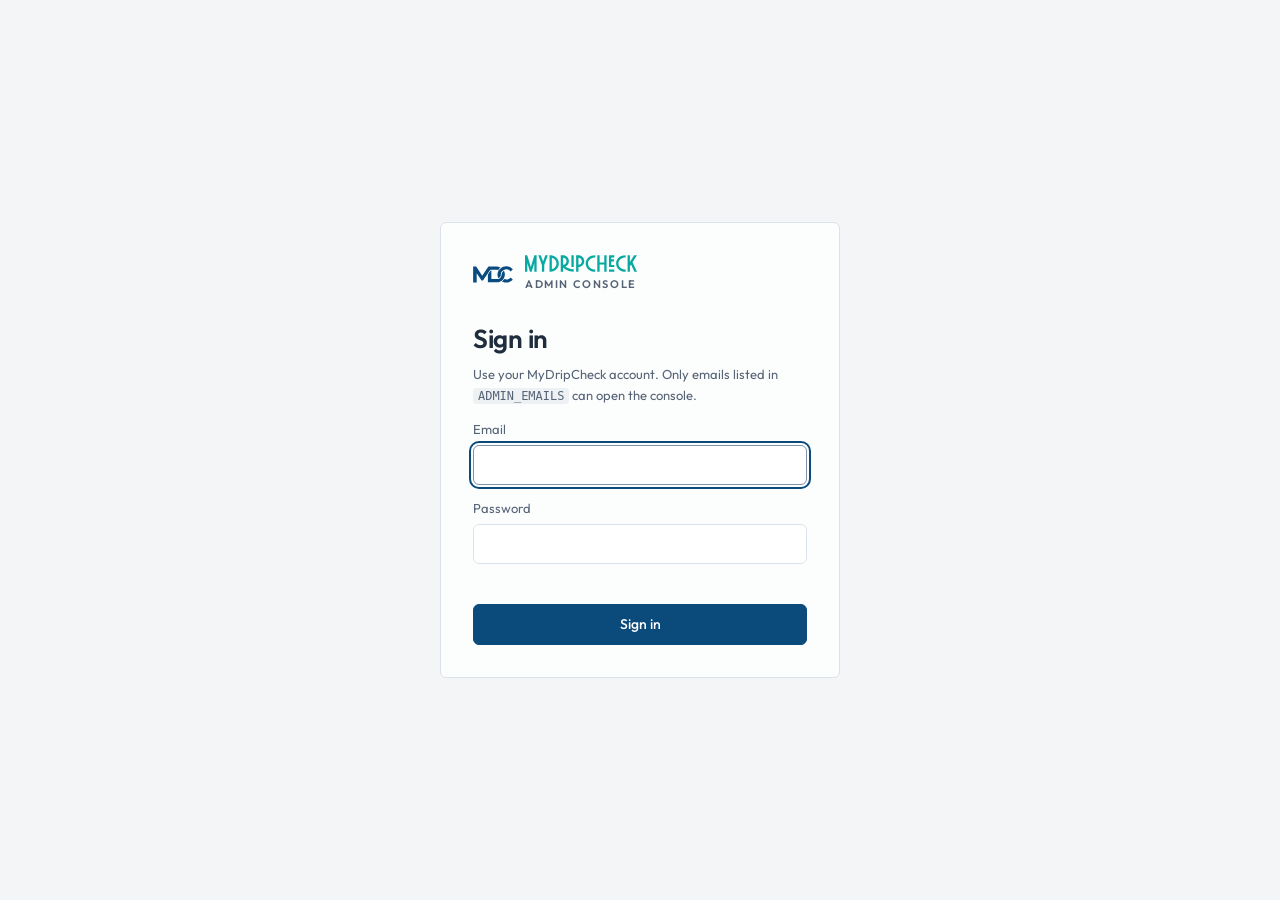
<file: app/admin_ui/index.html>
<!DOCTYPE html>
<html lang="en">
<head>
<meta charset="UTF-8">
<meta name="viewport" content="width=device-width,initial-scale=1">
<meta name="robots" content="noindex,nofollow">
<title>MyDripCheck · Admin Console</title>
<link rel="icon" type="image/png" href="favicon.png">
<link rel="preconnect" href="https://fonts.googleapis.com">
<link rel="preconnect" href="https://fonts.gstatic.com" crossorigin>
<link rel="stylesheet" href="https://fonts.googleapis.com/css2?family=Outfit:wght@400..700&display=swap">
<link rel="stylesheet" href="admin.css">
</head>
<body>
<div id="login" class="login" hidden>
  <form class="login-card" id="loginForm" autocomplete="on">
    <div class="login-brand"><span class="mark" aria-hidden="true"></span><div><span class="wordmark" role="img" aria-label="MyDripCheck"></span><small>ADMIN CONSOLE</small></div></div>
    <h1>Sign in</h1>
    <p class="sub">Use your MyDripCheck account. Only emails listed in <code>ADMIN_EMAILS</code> can open the console.</p>
    <label class="field">Email<input id="loginEmail" type="email" required autocomplete="username"></label>
    <label class="field">Password<input id="loginPassword" type="password" required autocomplete="current-password"></label>
    <p class="form-error" id="loginError" role="alert"></p>
    <button class="primary wide" type="submit" id="loginButton">Sign in</button>
  </form>
</div>

<div id="app" hidden>
  <div class="mobile-shade" data-act="close-nav"></div>
  <aside>
    <div class="brand"><span class="brand-row"><span class="mark" aria-hidden="true"></span><span class="wordmark" role="img" aria-label="MyDripCheck"></span></span><small>ADMIN CONSOLE</small></div>
    <div class="nav-label">WORKSPACE</div>
    <nav id="nav" aria-label="Admin sections"></nav>
    <div class="aside-bottom"><span class="dot"></span>Connected to the live API<br><span class="muted-side" id="whoami"></span><br><button class="link-btn" data-act="logout">Sign out</button></div>
  </aside>
  <div class="shell">
    <header>
      <button class="menu" aria-label="Open navigation" data-act="open-nav"><svg class="i" viewBox="0 0 24 24"><path d="M4 7h16M4 12h16M4 17h16"/></svg></button>
      <div class="crumb">Workspace &nbsp;/&nbsp; <b id="crumb">Overview</b></div>
      <div class="top-right">
        <span class="badge" id="modeBadge" hidden></span>
        <button class="small" data-act="refresh" aria-label="Refresh"><svg class="i" viewBox="0 0 24 24"><path d="M20 12a8 8 0 1 1-2.3-5.7M20 4v5h-5"/></svg><span class="label">Refresh</span></button>
        <button class="small" data-act="notifications" aria-label="Notifications"><svg class="i" viewBox="0 0 24 24"><path d="M6 16V11a6 6 0 0 1 12 0v5l2 2H4zM10 21h4"/></svg><span id="notice">0</span></button>
        <span class="avatar" id="avatar">A</span>
      </div>
    </header>
    <main id="main" tabindex="-1"></main>
  </div>
</div>

<div id="modal" class="overlay" role="dialog" aria-modal="true" aria-labelledby="dialog-title"><div class="dialog" id="dialog"></div></div>
<div id="toast" class="toast" role="status"></div>
<script src="admin.js"></script>
</body>
</html>
</file>
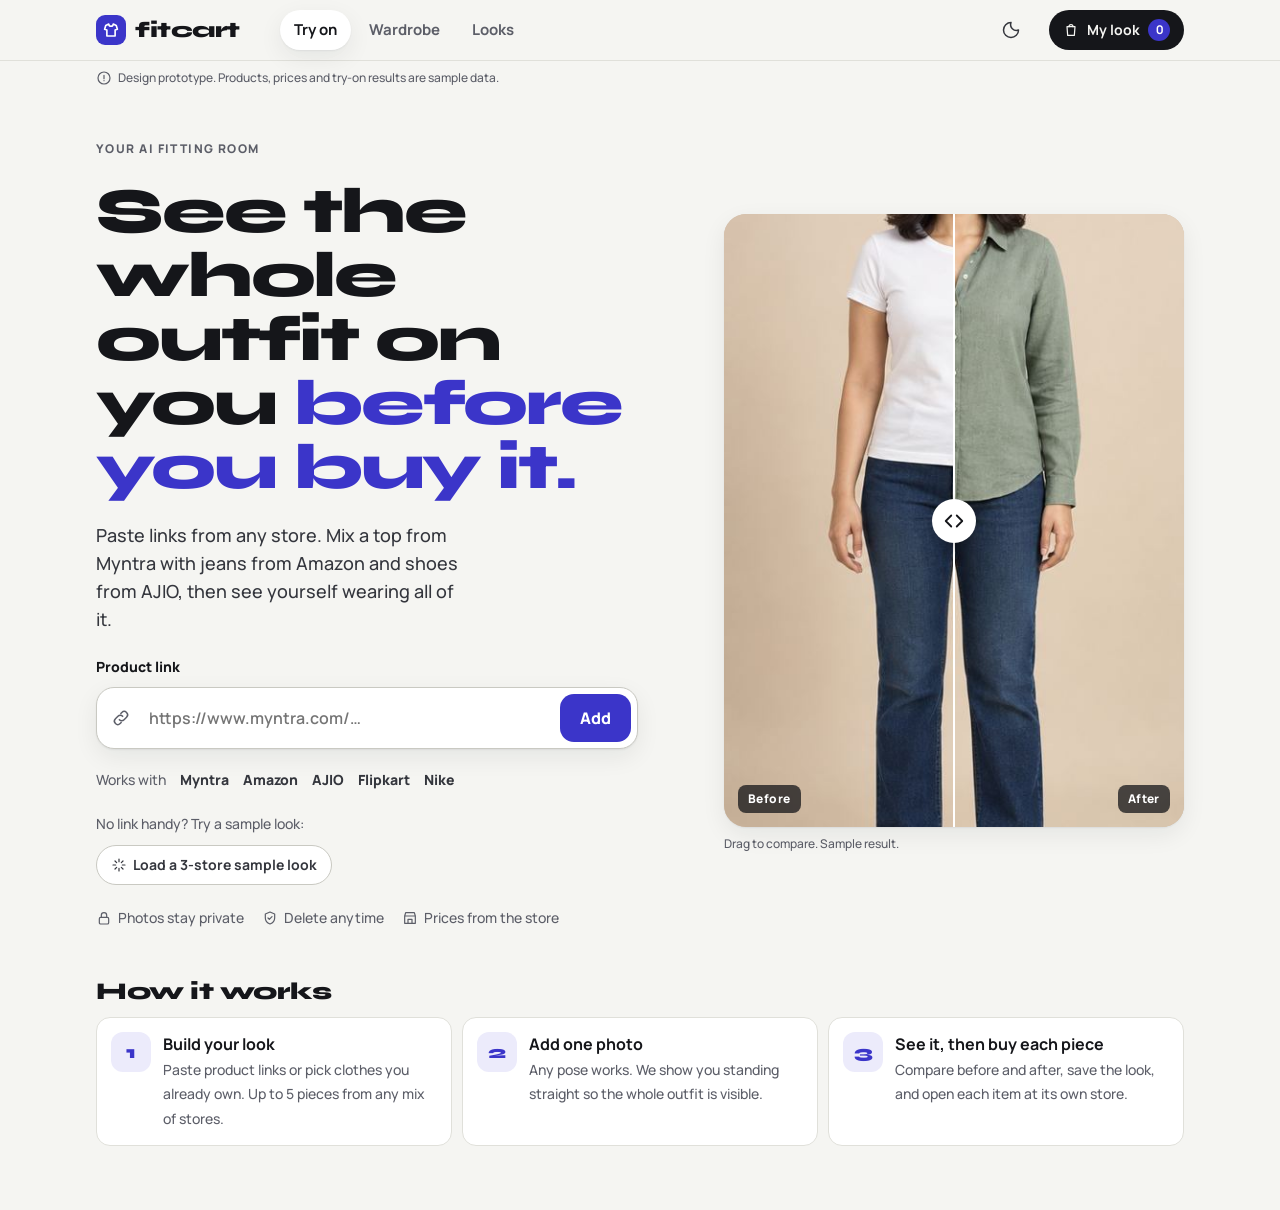
<file: design/fitcart-ui-v2.html>
<!doctype html>
<html lang="en">
<head>
<meta charset="utf-8">
<meta name="viewport" content="width=device-width, initial-scale=1, viewport-fit=cover">
<title>FitCart Fitting Room</title>
<meta name="description" content="FitCart UI prototype: build an outfit from any store, try it on, and shop each piece.">
<link rel="preconnect" href="https://fonts.googleapis.com">
<link rel="preconnect" href="https://fonts.gstatic.com" crossorigin>
<link rel="stylesheet" href="https://fonts.googleapis.com/css2?family=Manrope:wght@400;500;600;700;800&family=Syne:wght@600;700;800&display=swap">
<style>
:root{
  color-scheme:light;
  --paper:#F5F5F2; --surface:#FFFFFF; --surface-2:#EFEFEB; --line:#E0E0DA; --line-strong:#C9C9C2;
  --ink:#15161A; --ink-2:#34363D; --muted:#5C5E68;
  --accent:#3B35C9; --accent-ink:#FFFFFF; --accent-soft:#ECEBFB; --accent-line:#C9C6F4;
  --gold:#B87900; --gold-soft:#FFF3D6;
  --sale:#B8262F; --ok:#17704A; --ok-soft:#E3F3EA;
  --photo:#D5C0AB;
  --shadow:0 1px 2px rgba(21,22,26,.06),0 8px 24px rgba(21,22,26,.07);
  --scrim:rgba(15,16,20,.45);
  --r-s:10px; --r-m:14px; --r-l:22px;
  --display:"Syne","Manrope",system-ui,sans-serif;
  --body:"Manrope",system-ui,-apple-system,"Segoe UI",Roboto,sans-serif;
  --z-bar:20; --z-sheet:40; --z-toast:50;
}
@media (prefers-color-scheme:dark){
  :root:not([data-theme="light"]){
    color-scheme:dark;
    --paper:#0F1014; --surface:#17181E; --surface-2:#1F2027; --line:#2B2C34; --line-strong:#3C3E48;
    --ink:#F1F1EE; --ink-2:#D2D3D8; --muted:#A3A5B0;
    --accent:#8F8AFF; --accent-ink:#0F1014; --accent-soft:#24224A; --accent-line:#3D3A7A;
    --gold:#F2B83A; --gold-soft:#33280F;
    --sale:#FF8087; --ok:#5ED39B; --ok-soft:#133224;
    --photo:#2C2721;
    --shadow:0 1px 2px rgba(0,0,0,.4),0 8px 24px rgba(0,0,0,.35);
    --scrim:rgba(0,0,0,.6);
  }
}
:root[data-theme="dark"]{
  color-scheme:dark;
  --paper:#0F1014; --surface:#17181E; --surface-2:#1F2027; --line:#2B2C34; --line-strong:#3C3E48;
  --ink:#F1F1EE; --ink-2:#D2D3D8; --muted:#A3A5B0;
  --accent:#8F8AFF; --accent-ink:#0F1014; --accent-soft:#24224A; --accent-line:#3D3A7A;
  --gold:#F2B83A; --gold-soft:#33280F;
  --sale:#FF8087; --ok:#5ED39B; --ok-soft:#133224;
  --photo:#2C2721;
  --shadow:0 1px 2px rgba(0,0,0,.4),0 8px 24px rgba(0,0,0,.35);
  --scrim:rgba(0,0,0,.6);
}
*{box-sizing:border-box}
html,body{margin:0}
body{background:var(--paper);color:var(--ink);font:500 16px/1.55 var(--body);-webkit-font-smoothing:antialiased;min-height:100vh}
img{max-width:100%;display:block}
button,input,select{font:inherit;color:inherit}
button{cursor:pointer;border:0;background:none;padding:0}
button:disabled{cursor:not-allowed;opacity:.45}
a{color:var(--accent)}
:focus-visible{outline:3px solid var(--accent);outline-offset:3px;border-radius:6px}
[hidden]{display:none!important}
h1,h2,h3{margin:0;text-wrap:balance}
p{margin:0}
.num{font-variant-numeric:tabular-nums}
.sr{position:absolute;width:1px;height:1px;overflow:hidden;clip:rect(0 0 0 0);white-space:nowrap}
.icon{width:20px;height:20px;flex-shrink:0;fill:none;stroke:currentColor;stroke-width:1.8;stroke-linecap:round;stroke-linejoin:round}
.icon.s{width:16px;height:16px}

/* Shell */
.topbar{position:sticky;top:0;z-index:var(--z-bar);background:color-mix(in srgb,var(--paper) 88%,transparent);backdrop-filter:blur(12px);-webkit-backdrop-filter:blur(12px);border-bottom:1px solid var(--line);padding-top:env(safe-area-inset-top,0px)}
.topbar-in{max-width:1120px;margin:0 auto;padding:0 16px;height:60px;display:flex;align-items:center;gap:16px}
.brand{display:flex;align-items:center;gap:9px;font:800 22px/1 var(--display);letter-spacing:-.02em;color:var(--ink);text-decoration:none}
.mark{width:30px;height:30px;border-radius:9px;background:var(--accent);color:var(--accent-ink);display:grid;place-items:center}
.mark svg{width:18px;height:18px}
.toptabs{display:none;gap:4px;margin-left:24px}
.toptabs button{height:40px;padding:0 14px;border-radius:999px;font-weight:700;font-size:15px;color:var(--muted);transition:background-color .2s,color .2s}
.toptabs button[aria-current="page"]{background:var(--surface);color:var(--ink);box-shadow:var(--shadow)}
.toptabs button:hover{color:var(--ink)}
.spacer{flex:1}
.iconbtn{width:44px;height:44px;border-radius:12px;display:grid;place-items:center;color:var(--ink-2);transition:background-color .2s}
.iconbtn:hover{background:var(--surface-2)}
.lookpill{display:inline-flex;align-items:center;gap:8px;height:40px;padding:0 14px;border-radius:999px;background:var(--ink);color:var(--paper);font-weight:700;font-size:14px}
.lookpill .count{background:var(--accent);color:var(--accent-ink);min-width:22px;height:22px;border-radius:99px;display:grid;place-items:center;font-size:12px}
.proto{max-width:1120px;margin:0 auto;padding:8px 16px 0;font-size:12px;color:var(--muted);display:flex;gap:6px;align-items:center}
main{max-width:1120px;margin:0 auto;padding:12px 16px 120px}
.tabbar{position:fixed;left:0;right:0;bottom:0;z-index:var(--z-bar);background:var(--surface);border-top:1px solid var(--line);padding-bottom:env(safe-area-inset-bottom,0px);display:grid;grid-template-columns:repeat(3,1fr)}
.tabbar button{height:62px;display:flex;flex-direction:column;align-items:center;justify-content:center;gap:3px;font-size:12px;font-weight:700;color:var(--muted);position:relative}
.tabbar button[aria-current="page"]{color:var(--accent)}
.tabbar button[aria-current="page"]::before{content:"";position:absolute;top:0;left:30%;right:30%;height:3px;border-radius:0 0 3px 3px;background:var(--accent)}
.badge-dot{position:absolute;top:8px;left:calc(50% + 8px);min-width:18px;height:18px;padding:0 5px;border-radius:99px;background:var(--accent);color:var(--accent-ink);font-size:11px;display:grid;place-items:center}

/* Buttons */
.btn{display:inline-flex;align-items:center;justify-content:center;gap:8px;min-height:48px;padding:0 20px;border-radius:var(--r-m);font-weight:800;font-size:16px;background:var(--accent);color:var(--accent-ink);transition:filter .2s,background-color .2s;text-decoration:none;white-space:nowrap}
.btn:hover:not(:disabled){filter:brightness(1.08)}
.btn.ghost{background:var(--surface);color:var(--ink);border:1px solid var(--line-strong)}
.btn.ghost:hover:not(:disabled){background:var(--surface-2);filter:none}
.btn.quiet{background:var(--accent-soft);color:var(--accent)}
.btn.small{min-height:40px;padding:0 14px;font-size:14px;border-radius:12px}
.btn.wide{width:100%}
.link{color:var(--accent);font-weight:700;text-decoration:underline;text-underline-offset:3px;min-height:44px;display:inline-flex;align-items:center}
.chip{display:inline-flex;align-items:center;gap:6px;min-height:40px;padding:0 14px;border-radius:999px;border:1px solid var(--line-strong);background:var(--surface);font-weight:700;font-size:14px;color:var(--ink-2);transition:background-color .2s,border-color .2s,color .2s}
.chip:hover{border-color:var(--ink-2)}
.chip[aria-pressed="true"]{background:var(--ink);border-color:var(--ink);color:var(--paper)}
.tag{display:inline-flex;align-items:center;gap:5px;font-size:12px;font-weight:800;letter-spacing:.02em;padding:3px 8px;border-radius:6px;background:var(--surface-2);color:var(--ink-2)}
.tag.ai{background:var(--gold-soft);color:var(--gold)}
.tag.ok{background:var(--ok-soft);color:var(--ok)}
.eyebrow{font-size:12px;font-weight:800;letter-spacing:.12em;text-transform:uppercase;color:var(--muted)}
.muted{color:var(--muted)}
.small{font-size:14px}
.tiny{font-size:12px}
.card{background:var(--surface);border:1px solid var(--line);border-radius:var(--r-l)}
.field{display:grid;gap:6px;font-weight:700;font-size:14px}
.input{width:100%;min-height:52px;border-radius:var(--r-m);border:1px solid var(--line-strong);background:var(--surface);padding:0 16px;font-size:16px;font-weight:600}
.input:focus{outline:none;border-color:var(--accent);box-shadow:0 0 0 3px var(--accent-soft)}
.error{color:var(--sale);font-weight:700;font-size:14px}
.price{font-weight:800;font-variant-numeric:tabular-nums}
.mrp{color:var(--muted);text-decoration:line-through;font-weight:600;font-variant-numeric:tabular-nums}
.off{color:var(--sale);font-weight:800}

/* Home */
.hero{display:grid;gap:28px;padding:20px 0 8px}
.hero h1{font:800 clamp(36px,9vw,64px)/1 var(--display);letter-spacing:-.035em}
.hero h1 em{font-style:normal;color:var(--accent)}
.hero .lede{font-size:18px;color:var(--ink-2);max-width:34ch}
.linkbox{display:grid;gap:10px}
.linkrow{display:flex;gap:8px;background:var(--surface);border:1px solid var(--line-strong);border-radius:18px;padding:6px;box-shadow:var(--shadow)}
.linkrow:focus-within{border-color:var(--accent);box-shadow:0 0 0 3px var(--accent-soft),var(--shadow)}
.linkrow input{flex:1;min-width:0;border:0;background:transparent;padding:0 10px;font-size:16px;font-weight:600;min-height:48px}
.linkrow input:focus{outline:none}
.stores{display:flex;flex-wrap:wrap;gap:6px 14px;align-items:center;font-size:14px;color:var(--muted)}
.stores b{color:var(--ink-2);font-weight:800}
.demo-links{display:flex;flex-wrap:wrap;gap:8px}
.compare{position:relative;border-radius:var(--r-l);overflow:hidden;background:var(--photo);aspect-ratio:3/4;max-height:640px;width:100%;user-select:none;box-shadow:var(--shadow)}
.compare img{position:absolute;inset:0;width:100%;height:100%;object-fit:cover}
.compare .after-wrap{position:absolute;inset:0;clip-path:inset(0 0 0 var(--pos,50%))}
.compare .handle{position:absolute;top:0;bottom:0;left:var(--pos,50%);width:2px;background:#fff;transform:translateX(-1px);pointer-events:none}
.compare .handle::after{content:"";position:absolute;top:50%;left:50%;width:44px;height:44px;border-radius:50%;background:#fff;transform:translate(-50%,-50%);box-shadow:0 4px 14px rgba(0,0,0,.25);background-image:url("data:image/svg+xml,%3Csvg xmlns='http://www.w3.org/2000/svg' viewBox='0 0 24 24' fill='none' stroke='%2315161A' stroke-width='2' stroke-linecap='round' stroke-linejoin='round'%3E%3Cpath d='m9 6-6 6 6 6M15 6l6 6-6 6'/%3E%3C/svg%3E");background-size:22px;background-repeat:no-repeat;background-position:center}
.compare input[type=range]{position:absolute;inset:0;width:100%;height:100%;opacity:0;cursor:ew-resize;margin:0}
.compare input[type=range]:focus-visible + .handle::after{outline:3px solid var(--accent);outline-offset:3px}
.compare .lbl{position:absolute;bottom:14px;padding:5px 10px;border-radius:8px;background:rgba(15,16,20,.72);color:#fff;font-size:12px;font-weight:800;letter-spacing:.04em;pointer-events:none}
.compare .lbl.l{left:14px}.compare .lbl.r{right:14px}
.steps3{display:grid;gap:10px;margin:0;padding:0;list-style:none;counter-reset:s}
.steps3 li{display:grid;grid-template-columns:40px 1fr;gap:12px;align-items:start;padding:14px;border-radius:var(--r-m);background:var(--surface);border:1px solid var(--line)}
.steps3 li::before{counter-increment:s;content:counter(s);width:40px;height:40px;border-radius:12px;background:var(--accent-soft);color:var(--accent);display:grid;place-items:center;font:800 18px/1 var(--display)}
.steps3 strong{display:block}
.trust{display:flex;flex-wrap:wrap;gap:8px 18px;font-size:14px;color:var(--muted)}
.trust span{display:inline-flex;gap:6px;align-items:center}
.section-title{display:flex;align-items:baseline;justify-content:space-between;gap:12px;margin:34px 0 12px}
.section-title h2{font:800 24px/1.1 var(--display);letter-spacing:-.02em}

/* Builder */
.builder{display:grid;gap:18px}
.builder-head{display:flex;align-items:end;justify-content:space-between;gap:12px;padding-top:8px}
.builder-head h1{font:800 32px/1 var(--display);letter-spacing:-.03em}
.slots{display:grid;gap:10px}
.slot{display:grid;grid-template-columns:84px 1fr;gap:14px;padding:12px;border-radius:var(--r-l);background:var(--surface);border:1px solid var(--line)}
.slot .thumb{width:84px;aspect-ratio:3/4;border-radius:12px;overflow:hidden;background:var(--photo)}
.slot .thumb img{width:100%;height:100%;object-fit:cover}
.slot-body{display:grid;gap:6px;min-width:0}
.slot-top{display:flex;align-items:center;gap:8px;justify-content:space-between}
.slot-name{font-weight:700;line-height:1.3;display:-webkit-box;-webkit-line-clamp:2;-webkit-box-orient:vertical;overflow:hidden}
.pricerow{display:flex;flex-wrap:wrap;gap:4px 10px;align-items:baseline}
.sizes{display:flex;flex-wrap:wrap;gap:6px;margin-top:2px}
.size{min-width:44px;height:40px;padding:0 10px;border-radius:10px;border:1px solid var(--line-strong);background:var(--surface);font-weight:800;font-size:14px;font-variant-numeric:tabular-nums;transition:background-color .15s,border-color .15s}
.size:hover:not(:disabled){border-color:var(--ink)}
.size[aria-pressed="true"]{background:var(--ink);color:var(--paper);border-color:var(--ink)}
.size:disabled{text-decoration:line-through;opacity:.5}
.hint{font-size:13px;color:var(--gold);font-weight:700;display:flex;gap:6px;align-items:center}
.empty-slot{display:flex;align-items:center;gap:14px;width:100%;padding:14px;border-radius:var(--r-l);border:1.5px dashed var(--line-strong);background:transparent;text-align:left;transition:border-color .2s,background-color .2s}
.empty-slot:hover{border-color:var(--accent);background:var(--accent-soft)}
.empty-slot .plus{width:48px;height:48px;border-radius:12px;display:grid;place-items:center;background:var(--surface-2);color:var(--accent)}
.empty-slot strong{display:block}
.summary{position:sticky;bottom:78px;z-index:5;display:flex;align-items:center;gap:14px;justify-content:space-between;padding:12px 12px 12px 18px;border-radius:var(--r-l);background:var(--ink);color:var(--paper);box-shadow:0 10px 30px rgba(15,16,20,.25)}
.summary .total{font:800 22px/1.1 var(--body);font-variant-numeric:tabular-nums}
.summary .meta{font-size:13px;opacity:.75}
.summary .btn{background:var(--accent);color:var(--accent-ink)}
.side{display:none}
.panel{padding:18px;display:grid;gap:14px}
.person{display:grid;grid-template-columns:72px 1fr;gap:12px;align-items:center}
.person img{width:72px;aspect-ratio:3/4;object-fit:cover;border-radius:12px;background:var(--photo)}

/* Pose options */
.poses{display:grid;grid-template-columns:1fr 1fr;gap:10px}
.pose{position:relative;display:grid;gap:6px;padding:12px;border-radius:var(--r-m);border:1.5px solid var(--line);background:var(--surface);cursor:pointer;transition:border-color .2s,background-color .2s}
.pose:has(input:checked){border-color:var(--accent);background:var(--accent-soft)}
.pose:has(input:focus-visible){outline:3px solid var(--accent);outline-offset:2px}
.pose input{position:absolute;opacity:0}
.pose svg{width:44px;height:56px;color:var(--ink-2)}
.pose strong{font-size:14px}
.pose span{font-size:12px;color:var(--muted);line-height:1.4}
.consent{display:flex;gap:10px;align-items:flex-start;font-size:14px;color:var(--ink-2);cursor:pointer}
.consent input{width:22px;height:22px;margin-top:1px;accent-color:var(--accent);flex-shrink:0}
.tips{display:grid;grid-template-columns:repeat(3,1fr);gap:8px}
.tip{display:grid;gap:6px;justify-items:center;text-align:center;font-size:12px;font-weight:700;color:var(--ink-2);padding:10px 6px;border-radius:12px;background:var(--surface-2)}
.tip svg{width:28px;height:28px;color:var(--ok)}

/* Sheets */
dialog.sheet{border:0;padding:0;margin:auto auto 0;width:100%;max-width:560px;max-height:92vh;border-radius:var(--r-l) var(--r-l) 0 0;background:var(--surface);color:var(--ink);box-shadow:0 -10px 40px rgba(0,0,0,.2);overflow:auto;padding-bottom:env(safe-area-inset-bottom,0px)}
dialog.sheet::backdrop{background:var(--scrim)}
dialog.sheet[open]{animation:up .28s cubic-bezier(.2,.8,.2,1)}
@keyframes up{from{transform:translateY(40px);opacity:.4}to{transform:none;opacity:1}}
.sheet-head{position:sticky;top:0;background:var(--surface);display:flex;align-items:center;justify-content:space-between;gap:12px;padding:10px 12px 10px 20px;border-bottom:1px solid var(--line)}
.sheet-head h2{font:800 20px/1.2 var(--display)}
.sheet-body{padding:18px 20px 22px;display:grid;gap:16px}
.grabber{width:40px;height:4px;border-radius:4px;background:var(--line-strong);margin:8px auto 0}
.seg{display:grid;grid-auto-flow:column;grid-auto-columns:1fr;gap:4px;padding:4px;border-radius:14px;background:var(--surface-2)}
.seg button{min-height:40px;border-radius:10px;font-weight:800;font-size:14px;color:var(--muted);transition:background-color .2s,color .2s}
.seg button[aria-selected="true"]{background:var(--surface);color:var(--ink);box-shadow:var(--shadow)}
.skeleton{display:grid;grid-template-columns:84px 1fr;gap:14px;padding:12px;border-radius:var(--r-l);border:1px solid var(--line)}
.sk{border-radius:10px;background:linear-gradient(90deg,var(--surface-2),var(--line),var(--surface-2));background-size:200% 100%;animation:sh 1.2s linear infinite}
@keyframes sh{to{background-position:-200% 0}}
.preview{display:grid;grid-template-columns:96px 1fr;gap:14px;align-items:start}
.preview img{width:96px;aspect-ratio:3/4;object-fit:cover;border-radius:12px;background:var(--photo)}
.pickgrid{display:grid;grid-template-columns:repeat(3,1fr);gap:10px}
.pick{display:grid;gap:6px;text-align:left;font-size:13px;font-weight:700}
.pick img{aspect-ratio:3/4;object-fit:cover;border-radius:12px;background:var(--photo);border:2px solid transparent}
.pick:hover img{border-color:var(--accent)}
.drop{display:grid;place-items:center;gap:8px;padding:28px 16px;border-radius:var(--r-m);border:1.5px dashed var(--line-strong);text-align:center;cursor:pointer;color:var(--ink-2)}
.drop:hover{border-color:var(--accent);background:var(--accent-soft)}
.notice{display:flex;gap:10px;padding:12px 14px;border-radius:var(--r-m);background:var(--surface-2);font-size:14px;color:var(--ink-2)}
.notice.warn{background:var(--gold-soft);color:var(--ink)}

/* Generating */
.gen{display:grid;gap:22px;justify-items:center;padding:24px 0}
.gen-visual{position:relative;width:min(320px,80vw);aspect-ratio:3/4;border-radius:var(--r-l);overflow:hidden;background:var(--photo)}
.gen-visual img{width:100%;height:100%;object-fit:cover;filter:saturate(.3) blur(2px);transform:scale(1.04)}
.gen-visual .scan{position:absolute;left:0;right:0;height:30%;background:linear-gradient(180deg,transparent,color-mix(in srgb,var(--accent) 40%,transparent),transparent);animation:scan 1.8s ease-in-out infinite}
@keyframes scan{0%{top:-30%}100%{top:100%}}
.gen h1{font:800 28px/1.1 var(--display);text-align:center}
.stages{list-style:none;margin:0;padding:0;display:grid;gap:10px;width:min(360px,100%)}
.stages li{display:flex;gap:12px;align-items:center;font-weight:700;color:var(--muted)}
.stages li .dot{width:26px;height:26px;border-radius:50%;border:2px solid var(--line-strong);display:grid;place-items:center;flex-shrink:0}
.stages li.done{color:var(--ink)}
.stages li.done .dot{background:var(--ok);border-color:var(--ok);color:#fff}
.stages li.now{color:var(--ink)}
.stages li.now .dot{border-color:var(--accent);border-top-color:transparent;animation:spin .8s linear infinite}
@keyframes spin{to{transform:rotate(360deg)}}

/* Result */
.result{display:grid;gap:18px}
.result-head{display:flex;flex-wrap:wrap;gap:8px 12px;align-items:center;justify-content:space-between;padding-top:8px}
.result-head h1{font:800 30px/1.05 var(--display);letter-spacing:-.03em}
.actions{display:grid;grid-template-columns:repeat(4,1fr);gap:8px}
.action{display:grid;justify-items:center;gap:4px;padding:10px 4px;border-radius:var(--r-m);background:var(--surface);border:1px solid var(--line);font-size:12px;font-weight:800;color:var(--ink-2);min-height:64px;transition:background-color .2s}
.action:hover{background:var(--surface-2)}
.shop{display:grid;gap:0}
.shop-row{display:grid;grid-template-columns:56px 1fr auto;gap:12px;align-items:center;padding:12px 0;border-bottom:1px solid var(--line)}
.shop-row:last-of-type{border-bottom:0}
.shop-row img{width:56px;aspect-ratio:3/4;object-fit:cover;border-radius:10px;background:var(--photo)}
.shop-total{display:flex;justify-content:space-between;align-items:baseline;padding-top:12px;border-top:1px solid var(--line-strong);margin-top:4px}
.feedback{display:flex;flex-wrap:wrap;gap:10px;align-items:center;justify-content:space-between}
.thumbs{display:flex;gap:8px}

/* Wardrobe */
.stylist{padding:18px;display:grid;gap:12px;border-color:var(--accent-line);background:linear-gradient(180deg,var(--accent-soft),var(--surface) 70%)}
.stylist h2{font:800 22px/1.1 var(--display)}
.chips{display:flex;gap:8px;overflow-x:auto;padding-bottom:4px;scrollbar-width:none}
.chips::-webkit-scrollbar{display:none}
.chips .chip{flex-shrink:0}
.ideas{display:grid;gap:10px}
.idea{display:grid;gap:10px;padding:14px;border-radius:var(--r-m);background:var(--surface);border:1px solid var(--line)}
.idea-thumbs{display:flex;gap:6px}
.idea-thumbs img{width:56px;aspect-ratio:3/4;object-fit:cover;border-radius:10px;background:var(--photo)}
.grid{display:grid;grid-template-columns:repeat(2,1fr);gap:12px}
.item{display:grid;gap:8px;align-content:start}
.item .ph{position:relative;border-radius:var(--r-m);overflow:hidden;background:var(--photo);aspect-ratio:3/4}
.item .ph img{width:100%;height:100%;object-fit:cover}
.item .ph .tag{position:absolute;top:8px;left:8px;background:rgba(255,255,255,.92);color:#15161A}
.item .add{position:absolute;right:8px;bottom:8px;width:44px;height:44px;border-radius:50%;background:var(--surface);color:var(--ink);display:grid;place-items:center;box-shadow:var(--shadow);transition:background-color .2s,color .2s}
.item .add[aria-pressed="true"]{background:var(--accent);color:var(--accent-ink)}
.item-name{font-weight:700;font-size:14px;line-height:1.3}
.looks{display:grid;grid-template-columns:repeat(2,1fr);gap:12px}
.look{display:grid;gap:8px;text-align:left}
.look img{aspect-ratio:3/4;object-fit:cover;border-radius:var(--r-m);background:var(--photo)}

/* Toast */
.toast{position:fixed;left:50%;top:calc(70px + env(safe-area-inset-top,0px));transform:translateX(-50%);z-index:var(--z-toast);background:var(--ink);color:var(--paper);padding:12px 16px;border-radius:12px;font-weight:700;font-size:14px;box-shadow:var(--shadow);max-width:calc(100% - 32px);display:flex;gap:10px;align-items:center}

@media (min-width:960px){
  .toptabs{display:flex}
  .tabbar{display:none}
  main{padding-bottom:64px}
  .toast{top:auto;bottom:28px}
  .hero{grid-template-columns:1.05fr .95fr;align-items:center;gap:56px;padding:40px 0 16px}
  .hero-visual{max-width:460px;justify-self:end;width:100%}
  .steps3{grid-template-columns:repeat(3,1fr)}
  .builder{grid-template-columns:1.25fr .9fr;align-items:start;gap:28px}
  .builder-head{grid-column:1/-1}
  .side{display:block;position:sticky;top:84px}
  .summary{bottom:16px}
  .summary .mobile-only{display:none}
  .result{grid-template-columns:1fr 1fr;align-items:start;gap:28px}
  .result-head{grid-column:1/-1}
  .grid{grid-template-columns:repeat(4,1fr)}
  .looks{grid-template-columns:repeat(4,1fr)}
  .ideas{grid-template-columns:1fr 1fr}
  dialog.sheet{margin:auto;border-radius:var(--r-l);max-height:86vh}
}
@media (min-width:960px){.desktop-hide{display:none!important}}
@media (prefers-reduced-motion:reduce){
  *,*::before,*::after{animation-duration:.01ms!important;animation-iteration-count:1!important;transition-duration:.01ms!important}
}
</style>
</head>
<body>
<header class="topbar">
  <div class="topbar-in">
    <a class="brand" href="#" data-act="go" data-view="home" aria-label="FitCart home"><span class="mark" aria-hidden="true"><svg viewBox="0 0 24 24" fill="none" stroke="currentColor" stroke-width="2.2" stroke-linecap="round" stroke-linejoin="round"><path d="M9 4a3 3 0 0 0 6 0l4 2 1.5 5-3 1V20H6.5v-8l-3-1L5 6z"/></svg></span>fitcart</a>
    <nav class="toptabs" aria-label="Main">
      <button data-act="go" data-view="home">Try on</button>
      <button data-act="go" data-view="wardrobe">Wardrobe</button>
      <button data-act="go" data-view="looks">Looks</button>
    </nav>
    <div class="spacer"></div>
    <button class="iconbtn" data-act="theme" aria-label="Switch light or dark theme"><svg class="icon" viewBox="0 0 24 24"><path d="M12 3a9 9 0 1 0 9 9 7 7 0 0 1-9-9z"/></svg></button>
    <button class="lookpill" data-act="go" data-view="builder" aria-label="Open your look"><svg class="icon s" viewBox="0 0 24 24"><path d="M6 7h12l-1 13H7z"/><path d="M9 7a3 3 0 0 1 6 0"/></svg>My look <span class="count num" id="lookCount">0</span></button>
  </div>
</header>
<p class="proto"><svg class="icon s" viewBox="0 0 24 24"><circle cx="12" cy="12" r="9"/><path d="M12 8v5M12 16h.01"/></svg>Design prototype. Products, prices and try-on results are sample data.</p>
<main id="view" tabindex="-1"></main>
<nav class="tabbar" aria-label="Main">
  <button data-act="go" data-view="home"><svg class="icon" viewBox="0 0 24 24"><path d="M9 4a3 3 0 0 0 6 0l4 2 1.5 5-3 1V20H6.5v-8l-3-1L5 6z"/></svg>Try on<span class="badge-dot num" id="tabCount" hidden></span></button>
  <button data-act="go" data-view="wardrobe"><svg class="icon" viewBox="0 0 24 24"><path d="M12 6a2 2 0 1 1 2 2c-1 0-2 .8-2 2v1"/><path d="M12 11 3 17.5a1 1 0 0 0 .6 1.8h16.8a1 1 0 0 0 .6-1.8z"/></svg>Wardrobe</button>
  <button data-act="go" data-view="looks"><svg class="icon" viewBox="0 0 24 24"><rect x="4" y="3" width="16" height="18" rx="3"/><circle cx="12" cy="9" r="2.5"/><path d="M7.5 17a4.5 4.5 0 0 1 9 0"/></svg>Looks</button>
</nav>

<dialog class="sheet" id="addSheet" aria-labelledby="addTitle"></dialog>
<dialog class="sheet" id="photoSheet" aria-labelledby="photoTitle"></dialog>
<div class="toast" id="toast" role="status" aria-live="polite" hidden></div>
<input type="file" id="photoFile" accept="image/jpeg,image/png,image/webp" hidden>
<input type="file" id="itemFile" accept="image/jpeg,image/png,image/webp" hidden>

<script>
'use strict';
const IMG = {
  before:'[data-uri]', after:'[data-uri]',
  shirt:'[data-uri]', jeans:'[data-uri]',
  sneakers:'[data-uri]', tee:'[data-uri]',
};

const SLOTS = [
  {key:'top', label:'Top', add:'Add a top'},
  {key:'outerwear', label:'Layer', add:'Add a jacket or layer'},
  {key:'bottom', label:'Bottom wear', add:'Add bottom wear'},
  {key:'footwear', label:'Footwear', add:'Add footwear'},
  {key:'accessory', label:'Accessory', add:'Add an accessory'},
  {key:'jewelry', label:'Jewellery', add:'Add jewellery'},
];
const SLOT_LABEL = Object.fromEntries(SLOTS.map(s => [s.key, s.label]));

const CATALOG = {
  shirt:{id:'shirt', slot:'top', name:'Relaxed linen shirt, sage green', brand:'Linen Lane', store:'Myntra', host:'myntra.com', price:1899, mrp:2999, sizes:['XS','S','M','L','XL'], soldOut:['XS'], img:'shirt', url:'https://www.myntra.com/shirts/linen-lane/sample'},
  jeans:{id:'jeans', slot:'bottom', name:'Straight-fit mid-rise jeans, indigo', brand:'Denim Co.', store:'Amazon', host:'amazon.in', price:1499, mrp:2499, sizes:['26','28','30','32','34'], soldOut:['34'], img:'jeans', url:'https://www.amazon.in/dp/SAMPLE'},
  sneakers:{id:'sneakers', slot:'footwear', name:'Court low sneakers, white leather', brand:'Stride', store:'AJIO', host:'ajio.com', price:2499, mrp:3999, sizes:['UK 4','UK 5','UK 6','UK 7','UK 8'], soldOut:['UK 8'], img:'sneakers', url:'https://www.ajio.com/p/sample'},
};
const HOST_TO_ITEM = [['myntra','shirt'],['amazon','jeans'],['amzn','jeans'],['ajio','sneakers'],['flipkart','jeans'],['nike','sneakers']];

const state = {
  view:'home',
  look:[],            // {item, size}
  wardrobe:[
    {id:'w-tee', slot:'top', name:'White crew tee', collection:'home', img:'tee', color:'White'},
    {id:'w-jeans', slot:'bottom', name:'Indigo straight jeans', collection:'home', img:'jeans', color:'Indigo'},
    {id:'w-sneakers', slot:'footwear', name:'White sneakers', collection:'home', img:'sneakers', color:'White'},
    {...CATALOG.shirt, id:'s-shirt', collection:'store'},
  ],
  wardrobeTab:'home', wardrobeFilter:'all', occasion:null,
  photo:null, photoIsSample:true, pose:'standard', consent:false,
  looks:[{id:'l1', img:'after', before:'before', title:'Sage shirt, jeans and sneakers', date:'Today', items:['shirt','jeans','sneakers'], pose:'standard'}],
  current:null,
  addSlot:null, addTab:'link', importing:false, importError:'', imported:null,
  genTimer:null,
};

const $ = s => document.querySelector(s);
const esc = s => String(s ?? '').replace(/[&<>"']/g, c => ({'&':'&amp;','<':'&lt;','>':'&gt;','"':'&quot;',"'":'&#39;'}[c]));
const inr = n => '₹' + Number(n).toLocaleString('en-IN');
const off = i => i.mrp && i.mrp > i.price ? Math.round((i.mrp - i.price) / i.mrp * 100) : 0;
const ic = {
  plus:'<path d="M12 5v14M5 12h14"/>', x:'<path d="M6 6l12 12M18 6 6 18"/>', check:'<path d="m5 12.5 4.5 4.5L19 7"/>',
  link:'<path d="M10 14a4 4 0 0 0 5.66 0l3-3a4 4 0 0 0-5.66-5.66l-1.2 1.2M14 10a4 4 0 0 0-5.66 0l-3 3a4 4 0 0 0 5.66 5.66l1.2-1.2"/>',
  arrow:'<path d="M5 12h14M13 6l6 6-6 6"/>', spark:'<path d="M12 3v4M12 17v4M3 12h4M17 12h4M6 6l2.5 2.5M15.5 15.5 18 18M18 6l-2.5 2.5M8.5 15.5 6 18"/>',
  lock:'<rect x="5" y="11" width="14" height="10" rx="2"/><path d="M8 11V8a4 4 0 0 1 8 0v3"/>', store:'<path d="M4 9 5.5 4h13L20 9M4 9v11h16V9M4 9h16M9 20v-6h6v6"/>',
  upload:'<path d="M12 16V4M7 9l5-5 5 5M4 16v4h16v-4"/>', share:'<circle cx="18" cy="5" r="2.5"/><circle cx="6" cy="12" r="2.5"/><circle cx="18" cy="19" r="2.5"/><path d="m8.2 10.8 7.6-4.4M8.2 13.2l7.6 4.4"/>',
  redo:'<path d="M20 11a8 8 0 1 0-2.3 5.7M20 4v7h-7"/>', edit:'<path d="M4 20h4L19 9l-4-4L4 16z"/>', bag:'<path d="M6 7h12l-1 13H7z"/><path d="M9 7a3 3 0 0 1 6 0"/>',
  up:'<path d="M7 11v9H4v-9zM7 11l4-8a2 2 0 0 1 3 2l-1 5h5a2 2 0 0 1 2 2.3l-1.2 6A2 2 0 0 1 16.8 20H7"/>',
  down:'<path d="M17 13V4h3v9zM17 13l-4 8a2 2 0 0 1-3-2l1-5H6a2 2 0 0 1-2-2.3l1.2-6A2 2 0 0 1 7.2 4H17"/>',
  shield:'<path d="M12 3 5 6v6c0 4.5 3 7.5 7 9 4-1.5 7-4.5 7-9V6z"/><path d="m9 12 2 2 4-4"/>', trash:'<path d="M4 7h16M9 7V4h6v3M6 7l1 13h10l1-13"/>',
  camera:'<path d="M4 8h3l2-3h6l2 3h3v11H4z"/><circle cx="12" cy="13" r="3.5"/>', sun:'<circle cx="12" cy="12" r="4"/><path d="M12 2v2M12 20v2M2 12h2M20 12h2M5 5l1.5 1.5M17.5 17.5 19 19M19 5l-1.5 1.5M6.5 17.5 5 19"/>',
  face:'<circle cx="12" cy="12" r="9"/><path d="M9 10h.01M15 10h.01M8.5 15a4.5 4.5 0 0 0 7 0"/>', body:'<circle cx="12" cy="4.5" r="2"/><path d="M12 7v8M8 10h8M12 15l-3 6M12 15l3 6"/>',
  info:'<circle cx="12" cy="12" r="9"/><path d="M12 11v5M12 8h.01"/>', copy:'<rect x="8" y="8" width="12" height="12" rx="2"/><path d="M16 8V5a1 1 0 0 0-1-1H5a1 1 0 0 0-1 1v10a1 1 0 0 0 1 1h3"/>',
};
const icon = (n, cls = '') => `<svg class="icon ${cls}" viewBox="0 0 24 24" aria-hidden="true">${ic[n]}</svg>`;
const POSE_STD = '<svg viewBox="0 0 44 56" fill="none" stroke="currentColor" stroke-width="2" stroke-linecap="round" aria-hidden="true"><circle cx="22" cy="7" r="4.5"/><path d="M22 12v20M22 32l-6 20M22 32l6 20M22 16l-9 14M22 16l9 14"/></svg>';
const POSE_KEEP = '<svg viewBox="0 0 44 56" fill="none" stroke="currentColor" stroke-width="2" stroke-linecap="round" aria-hidden="true"><circle cx="20" cy="7" r="4.5"/><path d="M20 12l3 18M23 30l-8 22M23 30l9 21M21 16l11 3 3-9M21 17l-10 5 5 8"/></svg>';

let toastTimer;
function toast(msg){ const t = $('#toast'); t.innerHTML = icon('check','s') + esc(msg); t.hidden = false; clearTimeout(toastTimer); toastTimer = setTimeout(() => t.hidden = true, 3200); }

function go(view){
  state.view = view;
  render();
  window.scrollTo({top:0, behavior:'instant'});
  $('#view').focus({preventScroll:true});
}

function lookTotal(){ return state.look.reduce((sum, p) => sum + (p.item.price || 0), 0); }
function lookStores(){ return new Set(state.look.map(p => p.item.store).filter(Boolean)); }
function inLook(id){ return state.look.some(p => p.item.id === id); }
function addToLook(item, size = null){
  state.look = state.look.filter(p => p.item.slot !== item.slot || ['accessory','jewelry'].includes(item.slot));
  state.look.push({item, size});
}

function render(){
  document.querySelectorAll('[data-act="go"][data-view]').forEach(b => {
    const v = b.dataset.view;
    const current = v === state.view || (v === 'home' && ['builder','generating','result'].includes(state.view));
    if (b.closest('.toptabs,.tabbar')) b.setAttribute('aria-current', current ? 'page' : 'false');
  });
  const n = state.look.length;
  $('#lookCount').textContent = n;
  $('#tabCount').textContent = n; $('#tabCount').hidden = !n;
  const views = {home, builder, generating, result, wardrobe, looks};
  $('#view').innerHTML = views[state.view]();
  bindView();
}

/* ---------- Home ---------- */
function compareHtml(before, after, labelL = 'Your photo', labelR = 'Try-on'){
  return `<div class="compare" style="--pos:50%"><img src="${IMG[before] || before}" alt="Original photo"><div class="after-wrap"><img src="${IMG[after] || after}" alt="Try-on result wearing the outfit"></div><input type="range" min="0" max="100" value="50" aria-label="Drag to compare your photo with the try-on"><div class="handle"></div><span class="lbl l">${labelL}</span><span class="lbl r">${labelR}</span></div>`;
}
function home(){
  return `<section class="hero">
    <div style="display:grid;gap:22px">
      <p class="eyebrow">Your AI fitting room</p>
      <h1>See the whole outfit on you <em>before you buy it.</em></h1>
      <p class="lede">Paste links from any store. Mix a top from Myntra with jeans from Amazon and shoes from AJIO, then see yourself wearing all of it.</p>
      <form class="linkbox" id="linkForm" novalidate>
        <label for="homeLink" class="small" style="font-weight:800">Product link</label>
        <div class="linkrow">
          <span style="display:grid;place-items:center;padding-left:8px;color:var(--muted)">${icon('link')}</span>
          <input id="homeLink" type="url" inputmode="url" autocomplete="off" placeholder="https://www.myntra.com/…" aria-describedby="homeLinkHelp">
          <button class="btn" type="submit" id="homeSubmit">Add</button>
        </div>
        <p class="error" id="homeError" role="alert"></p>
        <p id="homeLinkHelp" class="stores">Works with <b>Myntra</b><b>Amazon</b><b>AJIO</b><b>Flipkart</b><b>Nike</b></p>
      </form>
      <div style="display:grid;gap:10px">
        <p class="small muted">No link handy? Try a sample look:</p>
        <div class="demo-links">
          <button class="chip" data-act="demo">${icon('spark','s')} Load a 3-store sample look</button>
        </div>
      </div>
      <div class="trust"><span>${icon('lock','s')} Photos stay private</span><span>${icon('shield','s')} Delete anytime</span><span>${icon('store','s')} Prices from the store</span></div>
    </div>
    <div class="hero-visual">${compareHtml('before','after','Before','After')}<p class="tiny muted" style="margin-top:8px">Drag to compare. Sample result.</p></div>
  </section>
  <div class="section-title"><h2>How it works</h2></div>
  <ol class="steps3">
    <li><div><strong>Build your look</strong><span class="small muted">Paste product links or pick clothes you already own. Up to 5 pieces from any mix of stores.</span></div></li>
    <li><div><strong>Add one photo</strong><span class="small muted">Any pose works. We show you standing straight so the whole outfit is visible.</span></div></li>
    <li><div><strong>See it, then buy each piece</strong><span class="small muted">Compare before and after, save the look, and open each item at its own store.</span></div></li>
  </ol>`;
}

/* ---------- Builder ---------- */
function slotCard(p, index){
  const i = p.item, pct = off(i);
  const sizes = i.sizes ? `<div class="sizes" role="group" aria-label="Size for ${esc(i.name)}">${i.sizes.map(s => {
    const out = (i.soldOut || []).includes(s);
    return `<button class="size" data-act="size" data-index="${index}" data-size="${esc(s)}" aria-pressed="${p.size === s}" ${out ? 'disabled aria-label="' + esc(s) + ' sold out"' : ''}>${esc(s)}</button>`;
  }).join('')}</div>${p.size ? '' : `<p class="hint">${icon('info','s')} Pick your size to buy</p>`}` : `<p class="tiny muted">From your wardrobe</p>`;
  return `<article class="slot">
    <div class="thumb"><img src="${IMG[i.img] || i.img}" alt=""></div>
    <div class="slot-body">
      <div class="slot-top"><span class="tag">${esc(SLOT_LABEL[i.slot])}${i.store ? ' · ' + esc(i.store) : ''}</span><button class="iconbtn" style="width:40px;height:40px;margin:-8px -6px -8px 0" data-act="remove" data-index="${index}" aria-label="Remove ${esc(i.name)}">${icon('x','s')}</button></div>
      <p class="slot-name">${esc(i.name)}</p>
      ${i.price ? `<div class="pricerow"><span class="price">${inr(i.price)}</span>${i.mrp ? `<span class="mrp">${inr(i.mrp)}</span>` : ''}${pct ? `<span class="off tiny">${pct}% off</span>` : ''}</div>` : ''}
      ${sizes}
    </div>
  </article>`;
}
function tryPanel(){
  const photo = state.photo || IMG.before;
  return `<div class="card panel">
    <h2 style="font:800 20px/1.2 var(--display)">Try it on</h2>
    <div class="person"><img src="${photo}" alt="Your photo"><div><strong>${state.photoIsSample ? 'Sample photo' : 'Your photo'}</strong><p class="small muted">${state.photoIsSample ? 'Add your own for a personal try-on.' : 'Ready to use.'}</p><button class="link small" data-act="pick-photo">${state.photoIsSample ? 'Upload my photo' : 'Change photo'}</button></div></div>
    ${poseHtml('side')}
    <label class="consent"><input type="checkbox" id="consentSide" data-act="consent" ${state.consent ? 'checked' : ''}>I have permission to use this photo. It is used only to create my try-on.</label>
    <button class="btn wide" data-act="generate" ${canGenerate() ? '' : 'disabled'}>${icon('spark')} Generate my look</button>
    ${state.look.length ? '' : '<p class="tiny muted">Add at least one item to your look.</p>'}
  </div>`;
}
function poseHtml(prefix){
  return `<fieldset style="border:0;padding:0;margin:0;display:grid;gap:8px"><legend class="small" style="font-weight:800;margin-bottom:8px">Pose</legend><div class="poses">
    <label class="pose"><input type="radio" name="pose-${prefix}" value="standard" data-act="pose" ${state.pose === 'standard' ? 'checked' : ''}>${POSE_STD}<strong>Standard pose</strong><span>Straight, head to toe. Whole outfit visible.</span></label>
    <label class="pose"><input type="radio" name="pose-${prefix}" value="keep" data-act="pose" ${state.pose === 'keep' ? 'checked' : ''}>${POSE_KEEP}<strong>Keep my pose</strong><span>Your pose and background.</span></label>
  </div></fieldset>`;
}
function canGenerate(){ return state.look.length > 0 && state.consent; }
function builder(){
  const taken = state.look.map(p => p.item.slot);
  const empties = SLOTS.filter(s => !taken.includes(s.key) || ['accessory','jewelry'].includes(s.key)).filter(s => state.look.length < 5);
  const stores = lookStores();
  return `<section class="builder">
    <div class="builder-head"><div><p class="eyebrow">Look builder</p><h1>Your look</h1></div><p class="small muted num">${state.look.length} of 5 pieces${stores.size ? ' · ' + stores.size + (stores.size === 1 ? ' store' : ' stores') : ''}</p></div>
    <div style="display:grid;gap:14px">
      <div class="slots">${state.look.map(slotCard).join('')}
        ${state.look.length ? '' : `<div class="notice">${icon('info')}<span>Start with any piece. Paste a store link, or pick something from your wardrobe.</span></div>`}
        ${empties.map(s => `<button class="empty-slot" data-act="add" data-slot="${s.key}"><span class="plus">${icon('plus')}</span><span><strong>${s.add}</strong><span class="small muted">Paste a link or pick from your wardrobe</span></span></button>`).join('')}
      </div>
      ${state.look.length ? `<div class="summary"><div><div class="total">${inr(lookTotal())}</div><div class="meta num">${state.look.length} pieces · ${stores.size || 0} ${stores.size === 1 ? 'store' : 'stores'}</div></div><button class="btn mobile-only" data-act="open-photo">${icon('spark')} Try it on</button></div>` : ''}
    </div>
    <aside class="side">${tryPanel()}</aside>
  </section>`;
}

/* ---------- Generating ---------- */
function generating(){
  const steps = ['Checking your photo', ...state.look.map(p => 'Fitting ' + p.item.name.split(',')[0].toLowerCase()), state.pose === 'standard' ? 'Standing you straight, head to toe' : 'Keeping your pose', 'Final touches'];
  const at = state.genStep || 0;
  return `<section class="gen" aria-live="polite">
    <div class="gen-visual"><img src="${state.photo || IMG.before}" alt=""><div class="scan"></div></div>
    <h1>Creating your look</h1>
    <ol class="stages">${steps.map((s, i) => `<li class="${i < at ? 'done' : i === at ? 'now' : ''}"><span class="dot">${i < at ? icon('check','s') : ''}</span>${esc(s)}</li>`).join('')}</ol>
    <p class="small muted">Usually 15 to 30 seconds.</p>
    <button class="btn ghost small" data-act="cancel">Cancel</button>
  </section>`;
}
function startGeneration(){
  if (!canGenerate()) return;
  $('#photoSheet').open && $('#photoSheet').close();
  state.genStep = 0; state.view = 'generating'; render(); window.scrollTo({top:0});
  const total = state.look.length + 3;
  clearInterval(state.genTimer);
  state.genTimer = setInterval(() => {
    state.genStep += 1;
    if (state.genStep >= total){
      clearInterval(state.genTimer);
      const look = {id:'l' + Date.now(), img:'after', before:state.photo || 'before', title:state.look.map(p => p.item.name.split(',')[0]).join(', '), date:'Just now', items:state.look.map(p => ({...p})), pose:state.pose};
      state.looks.unshift(look);
      state.current = look;
      go('result');
      return;
    }
    if (state.view === 'generating') render();
  }, 700);
}

/* ---------- Result ---------- */
function result(){
  const look = state.current;
  const items = look.items.map(p => p.item ? p : {item:CATALOG[p], size:null});
  const buyable = items.filter(p => p.item.url);
  const total = buyable.reduce((s, p) => s + p.item.price, 0);
  return `<section class="result">
    <div class="result-head"><div><p class="eyebrow">Saved to Looks</p><h1>Here's your look</h1></div><span class="tag ai">${icon('spark','s')} ${look.pose === 'keep' ? 'Your pose' : 'Standard pose'}</span></div>
    <div style="display:grid;gap:12px">${compareHtml(look.before, look.img)}${state.photoIsSample ? '' : '<p class="tiny muted">Prototype: the result image is a sample.</p>'}
      <div class="actions">
        <button class="action" data-act="share">${icon('share')}Share</button>
        <button class="action" data-act="generate-again">${icon('redo')}Try again</button>
        <button class="action" data-act="edit-look">${icon('edit')}Edit look</button>
        <button class="action" data-act="toggle-pose">${icon('body')}${look.pose === 'keep' ? 'Standard pose' : 'My pose'}</button>
      </div>
    </div>
    <div style="display:grid;gap:14px">
      <div class="card" style="padding:18px">
        <h2 style="font:800 20px/1.2 var(--display);margin-bottom:4px">Shop this look</h2>
        <p class="small muted" style="margin-bottom:6px">Each piece opens at its own store with your size.</p>
        <div class="shop">${items.map(p => `<div class="shop-row"><img src="${IMG[p.item.img] || p.item.img}" alt=""><div><p style="font-weight:700;line-height:1.3">${esc(p.item.name)}</p><p class="small muted num">${p.item.store ? esc(p.item.store) : 'Your wardrobe'}${p.size ? ' · Size ' + esc(p.size) : ''}${p.item.price ? ' · ' + inr(p.item.price) : ''}</p></div>${p.item.url ? `<a class="btn small" href="${esc(p.item.url)}" target="_blank" rel="noopener noreferrer">Buy</a>` : '<span class="tag ok">Owned</span>'}</div>`).join('')}
        ${buyable.length ? `<div class="shop-total"><span class="small muted num">${buyable.length} to buy · ${new Set(buyable.map(p => p.item.store)).size} stores</span><span class="price" style="font-size:20px">${inr(total)}</span></div>` : ''}</div>
      </div>
      <div class="card feedback" style="padding:14px 18px"><span style="font-weight:700">Does this look like you?</span><div class="thumbs"><button class="btn ghost small" data-act="feedback" aria-label="Yes, it looks like me">${icon('up','s')} Yes</button><button class="btn ghost small" data-act="feedback-no" aria-label="No, it does not look like me">${icon('down','s')} Not quite</button></div></div>
      <p class="tiny muted">AI preview of appearance only. Check the store's size chart before buying.</p>
    </div>
  </section>`;
}

/* ---------- Wardrobe ---------- */
const OCCASIONS = ['Office', 'Weekend', 'Date night', 'Wedding guest', 'Festive'];
function wardrobe(){
  const list = state.wardrobe.filter(w => w.collection === state.wardrobeTab && (state.wardrobeFilter === 'all' || w.slot === state.wardrobeFilter));
  const counts = {home:state.wardrobe.filter(w => w.collection === 'home').length, store:state.wardrobe.filter(w => w.collection === 'store').length};
  const ideas = state.occasion ? [
    {title:`Easy ${state.occasion.toLowerCase()} look`, reason:'Crisp white tee with indigo jeans and clean white sneakers. Relaxed but put together.', ids:['w-tee','w-jeans','w-sneakers']},
    {title:'Swap in the sage shirt', reason:'The linen shirt you saved on Myntra lifts the same jeans and sneakers for a smarter feel.', ids:['s-shirt','w-jeans','w-sneakers']},
  ] : [];
  return `<section style="display:grid;gap:18px;padding-top:8px">
    <div class="builder-head" style="padding-top:0"><div><p class="eyebrow">Wardrobe</p><h1>Your clothes</h1></div><button class="btn small quiet" data-act="upload-item">${icon('camera','s')} Add clothes</button></div>
    <div class="card stylist">
      <span class="tag ai" style="justify-self:start">${icon('spark','s')} AI stylist</span>
      <h2>What's the occasion?</h2>
      <div class="chips" role="group" aria-label="Occasion">${OCCASIONS.map(o => `<button class="chip" data-act="occasion" data-occasion="${o}" aria-pressed="${state.occasion === o}">${o}</button>`).join('')}</div>
      ${ideas.length ? `<div class="ideas">${ideas.map((idea, n) => `<article class="idea"><div class="idea-thumbs">${idea.ids.map(id => { const w = state.wardrobe.find(x => x.id === id); return `<img src="${IMG[w.img]}" alt="${esc(w.name)}">`; }).join('')}</div><strong>${esc(idea.title)}</strong><p class="small muted">${esc(idea.reason)}</p><button class="btn small" data-act="use-idea" data-idea="${n}">Try this look ${icon('arrow','s')}</button></article>`).join('')}</div>` : '<p class="small muted">Pick one and get outfits made only from your own clothes and saved items.</p>'}
    </div>
    <div class="seg" role="tablist" aria-label="Wardrobe">
      <button role="tab" aria-selected="${state.wardrobeTab === 'home'}" data-act="wtab" data-tab="home">My clothes <span class="num">(${counts.home})</span></button>
      <button role="tab" aria-selected="${state.wardrobeTab === 'store'}" data-act="wtab" data-tab="store">Saved from stores <span class="num">(${counts.store})</span></button>
    </div>
    <div class="chips" role="group" aria-label="Category">${[['all','All'],['top','Tops'],['bottom','Bottoms'],['footwear','Footwear'],['jewelry','Jewellery']].map(([k, l]) => `<button class="chip" data-act="wfilter" data-filter="${k}" aria-pressed="${state.wardrobeFilter === k}">${l}</button>`).join('')}</div>
    ${list.length ? `<div class="grid">${list.map(w => `<article class="item"><div class="ph"><img src="${IMG[w.img] || w.img}" alt="${esc(w.name)}">${w.store ? `<span class="tag">${esc(w.store)}</span>` : ''}<button class="add" data-act="toggle-item" data-id="${w.id}" aria-pressed="${inLook(w.id)}" aria-label="${inLook(w.id) ? 'Remove from' : 'Add to'} my look: ${esc(w.name)}">${icon(inLook(w.id) ? 'check' : 'plus')}</button></div><div><p class="item-name">${esc(w.name)}</p><p class="tiny muted num">${w.price ? inr(w.price) : esc(w.color || SLOT_LABEL[w.slot])}</p></div></article>`).join('')}</div>` : `<div class="notice">${icon('info')}<span>Nothing here yet. ${state.wardrobeTab === 'home' ? 'Add photos of clothes you own.' : 'Save products from any store link.'}</span></div>`}
  </section>`;
}

/* ---------- Looks ---------- */
function looks(){
  return `<section style="display:grid;gap:18px;padding-top:8px">
    <div class="builder-head" style="padding-top:0"><div><p class="eyebrow">Private gallery</p><h1>Your looks</h1></div></div>
    <div class="looks">${state.looks.map(l => `<button class="look" data-act="open-look" data-id="${l.id}"><img src="${IMG[l.img]}" alt="${esc(l.title)}"><span style="font-weight:700;line-height:1.3">${esc(l.title)}</span><span class="tiny muted">${esc(l.date)} · ${l.items.length} pieces</span></button>`).join('')}</div>
  </section>`;
}

/* ---------- Sheets ---------- */
function openAdd(slot){
  state.addSlot = slot; state.addTab = 'link'; state.importError = ''; state.imported = null; state.importing = false;
  renderAdd(); $('#addSheet').showModal();
}
function renderAdd(){
  const label = SLOT_LABEL[state.addSlot] || 'item';
  const owned = state.wardrobe.filter(w => w.slot === state.addSlot);
  let body = '';
  if (state.addTab === 'link'){
    if (state.importing) body = `<div class="skeleton" aria-label="Fetching product"><div class="sk" style="aspect-ratio:3/4"></div><div style="display:grid;gap:8px;align-content:start"><div class="sk" style="height:14px;width:40%"></div><div class="sk" style="height:18px"></div><div class="sk" style="height:18px;width:70%"></div><div class="sk" style="height:36px;width:90%"></div></div></div><p class="small muted">Fetching price, sizes and photos from the store…</p>`;
    else if (state.imported){
      const i = state.imported, pct = off(i);
      body = `<div class="preview"><img src="${IMG[i.img]}" alt=""><div style="display:grid;gap:6px"><span class="tag">${esc(i.store)}</span><strong style="line-height:1.3">${esc(i.name)}</strong><div class="pricerow"><span class="price">${inr(i.price)}</span><span class="mrp">${inr(i.mrp)}</span>${pct ? `<span class="off tiny">${pct}% off</span>` : ''}</div><span class="tag ok" style="justify-self:start">${icon('check','s')} Detected: ${esc(SLOT_LABEL[i.slot])}</span></div></div>
      <div><p class="small" style="font-weight:800;margin-bottom:6px">Your size</p><div class="sizes">${i.sizes.map(s => `<button class="size" data-act="draft-size" data-size="${esc(s)}" aria-pressed="${state.draftSize === s}" ${i.soldOut.includes(s) ? 'disabled' : ''}>${esc(s)}</button>`).join('')}</div><p class="tiny muted" style="margin-top:6px">Crossed-out sizes are sold out. You can pick later.</p></div>
      <div style="display:flex;gap:10px"><button class="btn" style="flex:1" data-act="confirm-add">Add to look</button><button class="btn ghost" data-act="add-reset">Back</button></div>`;
    } else body = `<form id="addForm" novalidate style="display:grid;gap:10px"><label class="field" for="addLink">Link from any store<input class="input" id="addLink" type="url" inputmode="url" autocomplete="off" placeholder="Paste a Myntra, Amazon or AJIO link"></label><p class="error" role="alert">${esc(state.importError)}</p><button class="btn wide" type="submit">Find product</button></form>
      <p class="tiny muted">Tip: in the store's app, tap Share, then Copy link.</p>`;
  } else if (state.addTab === 'wardrobe'){
    body = owned.length ? `<div class="pickgrid">${owned.map(w => `<button class="pick" data-act="pick-owned" data-id="${w.id}"><img src="${IMG[w.img]}" alt="">${esc(w.name)}</button>`).join('')}</div>` : `<div class="notice">${icon('info')}<span>No ${label.toLowerCase()} in your wardrobe yet.</span></div>`;
  } else {
    body = `<button class="drop" data-act="upload-item">${icon('upload')}<strong>Upload a photo of the item</strong><span class="small muted">Laid flat or on a hanger works best</span></button>`;
  }
  $('#addSheet').innerHTML = `<div class="grabber" aria-hidden="true"></div><div class="sheet-head"><h2 id="addTitle">Add ${esc(label.toLowerCase())}</h2><button class="iconbtn" data-act="close-sheet" aria-label="Close">${icon('x')}</button></div>
    <div class="sheet-body"><div class="seg" role="tablist" aria-label="Where from">${[['link','Store link'],['wardrobe','My wardrobe'],['photo','Photo']].map(([k, l]) => `<button role="tab" aria-selected="${state.addTab === k}" data-act="add-tab" data-tab="${k}">${l}</button>`).join('')}</div>${body}</div>`;
  const form = $('#addForm');
  if (form){ form.onsubmit = e => { e.preventDefault(); importLink($('#addLink').value, true); }; setTimeout(() => $('#addLink')?.focus(), 50); }
}
function itemForLink(raw){
  let url;
  try { url = new URL(raw.trim()); if (!/^https?:$/.test(url.protocol)) throw 0; } catch { return {error:'Paste a full product link that starts with https://'}; }
  const host = url.hostname.toLowerCase();
  const hit = HOST_TO_ITEM.find(([k]) => host.includes(k));
  if (!hit) return {error:`${host.replace(/^www\./, '')} isn't connected yet. Add this item with a photo instead.`};
  return {item:CATALOG[hit[1]]};
}
function importLink(raw, inSheet){
  const found = itemForLink(raw);
  if (found.error){
    if (inSheet){ state.importError = found.error; renderAdd(); } else { $('#homeError').textContent = found.error; }
    return;
  }
  if (inSheet){
    state.importing = true; state.importError = ''; state.draftSize = null; renderAdd();
    setTimeout(() => { state.importing = false; state.imported = found.item; if ($('#addSheet').open) renderAdd(); }, 1100);
  } else {
    const btn = $('#homeSubmit'); btn.disabled = true; btn.textContent = 'Fetching…';
    setTimeout(() => { addToLook(found.item); toast(`${found.item.name.split(',')[0]} added from ${found.item.store}`); go('builder'); }, 900);
  }
}
function openPhoto(){
  const photo = state.photo || IMG.before;
  $('#photoSheet').innerHTML = `<div class="grabber" aria-hidden="true"></div><div class="sheet-head"><h2 id="photoTitle">Try it on</h2><button class="iconbtn" data-act="close-sheet" aria-label="Close">${icon('x')}</button></div>
  <div class="sheet-body">
    <div class="person"><img src="${photo}" alt="Your photo"><div><strong>${state.photoIsSample ? 'Using a sample photo' : 'Your photo'}</strong><p class="small muted">${state.photoIsSample ? 'Upload yours to see the look on you.' : 'Looks good.'}</p><button class="btn ghost small" data-act="pick-photo" style="margin-top:6px">${icon('upload','s')} ${state.photoIsSample ? 'Upload my photo' : 'Change photo'}</button></div></div>
    <div class="tips"><div class="tip">${icon('face')}Face clearly visible</div><div class="tip">${icon('body')}Any pose is fine</div><div class="tip">${icon('sun')}Good light</div></div>
    ${poseHtml('sheet')}
    <label class="consent"><input type="checkbox" data-act="consent" ${state.consent ? 'checked' : ''}>I have permission to use this photo. It is used only to create my try-on.</label>
    <button class="btn wide" data-act="generate" ${canGenerate() ? '' : 'disabled'}>${icon('spark')} Generate my look</button>
    <p class="tiny muted" style="display:flex;gap:6px;align-items:center">${icon('lock','s')} Your photo is saved privately and you can delete it anytime.</p>
  </div>`;
  if (!$('#photoSheet').open) $('#photoSheet').showModal();
}

/* ---------- Events ---------- */
function bindView(){
  document.querySelectorAll('.compare input[type=range]').forEach(r => r.oninput = () => r.closest('.compare').style.setProperty('--pos', r.value + '%'));
  const form = $('#linkForm');
  if (form) form.onsubmit = e => { e.preventDefault(); $('#homeError').textContent = ''; importLink($('#homeLink').value, false); };
}
document.addEventListener('click', e => {
  const t = e.target.closest('[data-act]');
  if (!t || t.matches('input')) return;
  const a = t.dataset.act;
  if (a === 'go'){ e.preventDefault(); go(t.dataset.view); }
  else if (a === 'theme'){
    const root = document.documentElement;
    const dark = root.dataset.theme ? root.dataset.theme === 'dark' : matchMedia('(prefers-color-scheme: dark)').matches;
    root.dataset.theme = dark ? 'light' : 'dark';
  }
  else if (a === 'demo'){ state.look = []; ['shirt','jeans','sneakers'].forEach(k => addToLook(CATALOG[k], null)); state.look[0].size = 'M'; toast('Sample look loaded from 3 stores'); go('builder'); }
  else if (a === 'add') openAdd(t.dataset.slot);
  else if (a === 'remove'){ state.look.splice(Number(t.dataset.index), 1); render(); }
  else if (a === 'size'){ const p = state.look[Number(t.dataset.index)]; p.size = p.size === t.dataset.size ? null : t.dataset.size; render(); }
  else if (a === 'open-photo') openPhoto();
  else if (a === 'pick-photo') $('#photoFile').click();
  else if (a === 'generate' || a === 'generate-again'){ if (a === 'generate-again'){ state.consent = true; } startGeneration(); }
  else if (a === 'cancel'){ clearInterval(state.genTimer); go('builder'); toast('Cancelled. Your look is still here.'); }
  else if (a === 'share'){ const text = 'My FitCart look'; (navigator.clipboard?.writeText(text) || Promise.reject()).then(() => toast('Link copied')).catch(() => toast('Sharing opens your phone’s share menu in the app')); }
  else if (a === 'edit-look'){ state.look = state.current.items.map(p => p.item ? {...p} : {item:CATALOG[p], size:null}); go('builder'); }
  else if (a === 'toggle-pose'){ state.pose = state.current.pose === 'keep' ? 'standard' : 'keep'; state.consent = true; state.look = state.current.items.map(p => p.item ? {...p} : {item:CATALOG[p], size:null}); startGeneration(); }
  else if (a === 'feedback') toast('Thanks! That helps us improve.');
  else if (a === 'feedback-no') toast('Thanks. Try a clearer, front-facing photo for a closer likeness.');
  else if (a === 'close-sheet') t.closest('dialog').close();
  else if (a === 'add-tab'){ state.addTab = t.dataset.tab; renderAdd(); }
  else if (a === 'draft-size'){ state.draftSize = state.draftSize === t.dataset.size ? null : t.dataset.size; renderAdd(); }
  else if (a === 'add-reset'){ state.imported = null; renderAdd(); }
  else if (a === 'confirm-add'){ addToLook(state.imported, state.draftSize); $('#addSheet').close(); toast(`${SLOT_LABEL[state.imported.slot]} added from ${state.imported.store}`); render(); }
  else if (a === 'pick-owned'){ const w = state.wardrobe.find(x => x.id === t.dataset.id); addToLook(w, null); $('#addSheet').close(); toast(`${w.name} added from your wardrobe`); render(); }
  else if (a === 'upload-item') $('#itemFile').click();
  else if (a === 'wtab'){ state.wardrobeTab = t.dataset.tab; render(); }
  else if (a === 'wfilter'){ state.wardrobeFilter = t.dataset.filter; render(); }
  else if (a === 'occasion'){ state.occasion = state.occasion === t.dataset.occasion ? null : t.dataset.occasion; render(); }
  else if (a === 'use-idea'){
    const ids = Number(t.dataset.idea) === 0 ? ['w-tee','w-jeans','w-sneakers'] : ['s-shirt','w-jeans','w-sneakers'];
    state.look = []; ids.forEach(id => addToLook(state.wardrobe.find(w => w.id === id), null));
    toast('Outfit ready. Add your photo to try it on.'); go('builder');
  }
  else if (a === 'toggle-item'){
    const w = state.wardrobe.find(x => x.id === t.dataset.id);
    if (inLook(w.id)) state.look = state.look.filter(p => p.item.id !== w.id); else { addToLook(w, null); toast(`${w.name} added to your look`); }
    render();
  }
  else if (a === 'open-look'){ state.current = state.looks.find(l => l.id === t.dataset.id); go('result'); }
});
document.addEventListener('change', e => {
  const t = e.target;
  if (t.dataset.act === 'consent'){ state.consent = t.checked; document.querySelectorAll('[data-act="consent"]').forEach(c => c.checked = t.checked); document.querySelectorAll('[data-act="generate"]').forEach(b => b.disabled = !canGenerate()); }
  if (t.dataset.act === 'pose'){ state.pose = t.value; document.querySelectorAll('[data-act="pose"]').forEach(r => r.checked = r.value === state.pose); }
});
function readFile(file, done){
  if (!file) return;
  if (!/^image\/(jpeg|png|webp)$/.test(file.type)){ toast('Use a JPG, PNG or WebP photo'); return; }
  const reader = new FileReader(); reader.onload = () => done(reader.result); reader.readAsDataURL(file);
}
$('#photoFile').onchange = e => readFile(e.target.files[0], data => { state.photo = data; state.photoIsSample = false; e.target.value = ''; if ($('#photoSheet').open) openPhoto(); render(); toast('Photo added'); });
$('#itemFile').onchange = e => readFile(e.target.files[0], data => {
  const slot = state.addSlot && $('#addSheet').open ? state.addSlot : 'top';
  const item = {id:'u' + Date.now(), slot, name:'My ' + SLOT_LABEL[slot].toLowerCase(), collection:'home', img:data};
  state.wardrobe.unshift(item); e.target.value = '';
  if ($('#addSheet').open){ addToLook(item, null); $('#addSheet').close(); toast('Added to your look and your wardrobe'); }
  else { state.wardrobeTab = 'home'; toast('Added to My clothes'); }
  render();
});
document.querySelectorAll('dialog.sheet').forEach(d => d.addEventListener('click', e => { if (e.target === d) d.close(); }));
render();
</script>
</body>
</html>
</file>
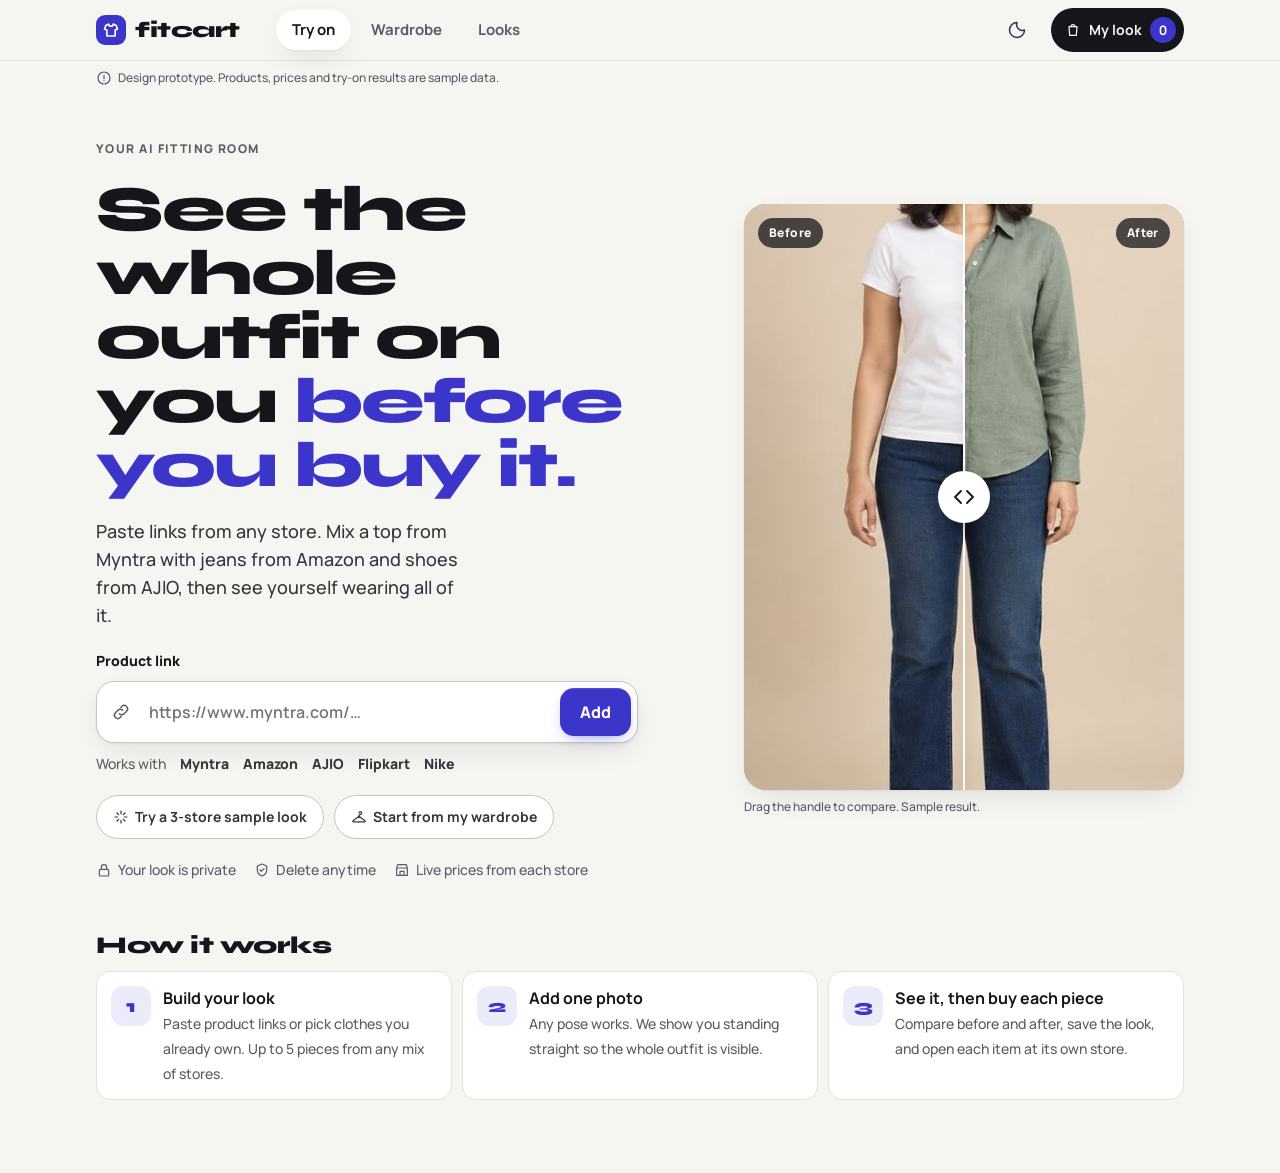
<file: design/fitcart-ui-v3.html>
<!doctype html>
<html lang="en">
<head>
<meta charset="utf-8">
<meta name="viewport" content="width=device-width, initial-scale=1, viewport-fit=cover">
<title>FitCart Fitting Room</title>
<meta name="description" content="FitCart UI prototype: build an outfit from any store, try it on, and shop each piece.">
<link rel="preconnect" href="https://fonts.googleapis.com">
<link rel="preconnect" href="https://fonts.gstatic.com" crossorigin>
<link rel="stylesheet" href="https://fonts.googleapis.com/css2?family=Manrope:wght@400;500;600;700;800&family=Syne:wght@600;700;800&display=swap">
<style>
@property --pos{syntax:'<percentage>';initial-value:50%;inherits:true}
:root{
  color-scheme:light;
  --paper:#F5F5F2; --surface:#FFFFFF; --surface-2:#EFEFEB; --raised:#FFFFFF; --line:#E2E2DC; --line-strong:#C6C6BF;
  --ink:#15161A; --ink-2:#34363D; --muted:#5A5C66;
  --accent:#3B35C9; --accent-ink:#FFFFFF; --accent-soft:#ECEBFB; --accent-line:#C9C6F4;
  --gold:#8A5A00; --gold-soft:#FFF1CF;
  --sale:#B3232C; --ok:#16704A; --ok-soft:#E1F3E9; --err-soft:#FDE8E9;
  --photo:#D5C0AB; --skeleton:#E6E3DD; --skeleton-hi:#F4F2EE;
  --shadow-s:0 1px 2px rgba(21,22,26,.06);
  --shadow:0 1px 2px rgba(21,22,26,.05),0 10px 30px -8px rgba(21,22,26,.12);
  --shadow-float:0 2px 6px rgba(21,22,26,.06),0 18px 40px -12px rgba(21,22,26,.22);
  --scrim:rgba(15,16,20,.45);
  --r-s:10px; --r-m:14px; --r-l:22px;
  --display:"Syne","Manrope",system-ui,sans-serif;
  --body:"Manrope",system-ui,-apple-system,"Segoe UI",Roboto,sans-serif;
  --ease:cubic-bezier(.2,.8,.2,1); --ease-in:cubic-bezier(.5,0,.75,0); --spring:cubic-bezier(.34,1.4,.64,1);
  --tab-h:64px; --safe-b:env(safe-area-inset-bottom,0px); --safe-t:env(safe-area-inset-top,0px);
  --z-bar:20; --z-float:25; --z-sheet:40; --z-toast:50;
}
@media (prefers-color-scheme:dark){
  :root:not([data-theme="light"]){
    color-scheme:dark;
    --paper:#0E0F13; --surface:#17181E; --surface-2:#1F2028; --raised:#1D1E25; --line:#2A2B33; --line-strong:#3D3F4A;
    --ink:#F2F2EF; --ink-2:#D3D4D9; --muted:#A5A7B2;
    --accent:#9590FF; --accent-ink:#0E0F13; --accent-soft:#25234D; --accent-line:#3F3C80;
    --gold:#F4BE48; --gold-soft:#342910;
    --sale:#FF8A90; --ok:#62D6A0; --ok-soft:#133426; --err-soft:#3A1A1D;
    --photo:#2C2721; --skeleton:#23242C; --skeleton-hi:#2E2F38;
    --shadow-s:0 1px 2px rgba(0,0,0,.4);
    --shadow:0 1px 2px rgba(0,0,0,.4),0 10px 30px -8px rgba(0,0,0,.5);
    --shadow-float:0 2px 6px rgba(0,0,0,.4),0 18px 40px -12px rgba(0,0,0,.7);
    --scrim:rgba(0,0,0,.62);
  }
}
:root[data-theme="dark"]{
  color-scheme:dark;
  --paper:#0E0F13; --surface:#17181E; --surface-2:#1F2028; --raised:#1D1E25; --line:#2A2B33; --line-strong:#3D3F4A;
  --ink:#F2F2EF; --ink-2:#D3D4D9; --muted:#A5A7B2;
  --accent:#9590FF; --accent-ink:#0E0F13; --accent-soft:#25234D; --accent-line:#3F3C80;
  --gold:#F4BE48; --gold-soft:#342910;
  --sale:#FF8A90; --ok:#62D6A0; --ok-soft:#133426; --err-soft:#3A1A1D;
  --photo:#2C2721; --skeleton:#23242C; --skeleton-hi:#2E2F38;
  --shadow-s:0 1px 2px rgba(0,0,0,.4);
  --shadow:0 1px 2px rgba(0,0,0,.4),0 10px 30px -8px rgba(0,0,0,.5);
  --shadow-float:0 2px 6px rgba(0,0,0,.4),0 18px 40px -12px rgba(0,0,0,.7);
  --scrim:rgba(0,0,0,.62);
}
*{box-sizing:border-box}
html,body{margin:0}
html{-webkit-text-size-adjust:100%}
body{background:var(--paper);color:var(--ink);font:500 16px/1.55 var(--body);-webkit-font-smoothing:antialiased;min-height:100vh;transition:background-color .3s var(--ease),color .3s var(--ease)}
img{max-width:100%;display:block}
button,input,select{font:inherit;color:inherit}
button,a,label,input{touch-action:manipulation;-webkit-tap-highlight-color:transparent}
button{cursor:pointer;border:0;background:none;padding:0}
button:disabled{cursor:not-allowed}
a{color:var(--accent)}
:focus-visible{outline:3px solid var(--accent);outline-offset:3px;border-radius:8px}
[hidden]{display:none!important}
h1,h2,h3{margin:0;text-wrap:balance}
p{margin:0}
.num{font-variant-numeric:tabular-nums}
.sr{position:absolute;width:1px;height:1px;overflow:hidden;clip:rect(0 0 0 0);white-space:nowrap}
.icon{width:20px;height:20px;flex-shrink:0;fill:none;stroke:currentColor;stroke-width:1.8;stroke-linecap:round;stroke-linejoin:round}
.icon.s{width:16px;height:16px}

/* ---------- Shell ---------- */
.topbar{position:sticky;top:0;z-index:var(--z-bar);background:color-mix(in srgb,var(--paper) 86%,transparent);backdrop-filter:saturate(1.4) blur(14px);-webkit-backdrop-filter:saturate(1.4) blur(14px);border-bottom:1px solid var(--line);padding-top:var(--safe-t)}
.topbar-in{max-width:1120px;margin:0 auto;padding:0 16px;height:60px;display:flex;align-items:center;gap:12px}
.brand{display:flex;align-items:center;gap:9px;font:800 22px/1 var(--display);letter-spacing:-.02em;color:var(--ink);text-decoration:none;min-height:44px}
.mark{width:30px;height:30px;border-radius:9px;background:var(--accent);color:var(--accent-ink);display:grid;place-items:center}
.mark svg{width:18px;height:18px}
.toptabs{display:none;gap:4px;margin-left:24px}
.toptabs button{height:40px;padding:0 16px;border-radius:999px;font-weight:700;font-size:15px;color:var(--muted);transition:background-color .2s var(--ease),color .2s var(--ease),box-shadow .2s var(--ease)}
.toptabs button[aria-current="page"]{background:var(--surface);color:var(--ink);box-shadow:var(--shadow)}
.toptabs button:hover{color:var(--ink)}
.spacer{flex:1}
.iconbtn{width:44px;height:44px;border-radius:12px;display:grid;place-items:center;color:var(--ink-2);transition:background-color .2s var(--ease),transform .15s var(--ease)}
.iconbtn:hover{background:var(--surface-2)}
.iconbtn:active{transform:scale(.94)}
.lookpill{display:inline-flex;align-items:center;gap:8px;height:44px;padding:0 8px 0 14px;border-radius:999px;background:var(--ink);color:var(--paper);font-weight:700;font-size:14px;transition:transform .15s var(--ease),filter .2s}
.lookpill:hover{filter:brightness(1.15)}
.lookpill:active{transform:scale(.96)}
.lookpill .count{background:var(--accent);color:var(--accent-ink);min-width:26px;height:26px;border-radius:99px;display:grid;place-items:center;font-size:13px}
.lookpill .count.bump{animation:bump .4s var(--spring)}
@keyframes bump{40%{transform:scale(1.35)}}
.proto{max-width:1120px;margin:0 auto;padding:8px 16px 0;font-size:12px;color:var(--muted);display:flex;gap:6px;align-items:center}
main{max-width:1120px;margin:0 auto;padding:12px 16px calc(var(--tab-h) + 110px + var(--safe-b))}
main:focus{outline:none}
.view-enter{animation:viewin .32s var(--ease)}
@keyframes viewin{from{opacity:0;transform:translateY(8px)}}
.tabbar{position:fixed;left:0;right:0;bottom:0;z-index:var(--z-bar);background:color-mix(in srgb,var(--surface) 92%,transparent);backdrop-filter:blur(14px);-webkit-backdrop-filter:blur(14px);border-top:1px solid var(--line);padding:0 max(8px,env(safe-area-inset-left,0px)) var(--safe-b) max(8px,env(safe-area-inset-right,0px));display:grid;grid-template-columns:repeat(3,1fr)}
.tabbar button{height:var(--tab-h);display:flex;flex-direction:column;align-items:center;justify-content:center;gap:3px;font-size:12px;font-weight:700;color:var(--muted);position:relative;transition:color .2s var(--ease)}
.tabbar button .icon{transition:transform .25s var(--spring)}
.tabbar button[aria-current="page"]{color:var(--accent)}
.tabbar button[aria-current="page"] .icon{transform:translateY(-1px) scale(1.08)}
.tabbar button[aria-current="page"]::before{content:"";position:absolute;top:0;left:32%;right:32%;height:3px;border-radius:0 0 3px 3px;background:var(--accent)}
.badge-dot{position:absolute;top:9px;left:calc(50% + 7px);min-width:18px;height:18px;padding:0 5px;border-radius:99px;background:var(--accent);color:var(--accent-ink);font-size:11px;display:grid;place-items:center}

/* ---------- Primitives ---------- */
.btn{display:inline-flex;align-items:center;justify-content:center;gap:8px;min-height:48px;padding:0 20px;border-radius:var(--r-m);font-weight:800;font-size:16px;background:var(--accent);color:var(--accent-ink);transition:filter .2s var(--ease),background-color .2s var(--ease),transform .15s var(--ease),box-shadow .2s var(--ease);text-decoration:none;white-space:nowrap;box-shadow:0 1px 0 rgba(255,255,255,.12) inset,0 6px 16px -8px color-mix(in srgb,var(--accent) 70%,transparent)}
.btn:hover:not(:disabled){filter:brightness(1.08)}
.btn:active:not(:disabled){transform:scale(.97)}
.btn:disabled{opacity:.42;box-shadow:none}
.btn.ghost{background:var(--surface);color:var(--ink);border:1px solid var(--line-strong);box-shadow:var(--shadow-s)}
.btn.ghost:hover:not(:disabled){background:var(--surface-2);filter:none}
.btn.quiet{background:var(--accent-soft);color:var(--accent);box-shadow:none}
.btn.small{min-height:44px;padding:0 16px;font-size:14px;border-radius:12px}
.btn.wide{width:100%}
.link{color:var(--accent);font-weight:700;text-decoration:underline;text-underline-offset:3px;min-height:44px;display:inline-flex;align-items:center}
.chip{display:inline-flex;align-items:center;gap:6px;min-height:44px;padding:0 16px;border-radius:999px;border:1px solid var(--line-strong);background:var(--surface);font-weight:700;font-size:14px;color:var(--ink-2);transition:background-color .2s var(--ease),border-color .2s var(--ease),color .2s var(--ease),transform .15s var(--ease)}
.chip:hover{border-color:var(--ink-2)}
.chip:active{transform:scale(.96)}
.chip[aria-pressed="true"]{background:var(--ink);border-color:var(--ink);color:var(--paper)}
.chip.add{border-style:dashed;color:var(--accent);border-color:var(--accent-line);background:transparent}
.chip.add:hover{background:var(--accent-soft);border-color:var(--accent)}
.tag{display:inline-flex;align-items:center;gap:5px;font-size:12px;font-weight:800;letter-spacing:.02em;padding:3px 8px;border-radius:6px;background:var(--surface-2);color:var(--ink-2)}
.tag.ai{background:var(--gold-soft);color:var(--gold)}
.tag.ok{background:var(--ok-soft);color:var(--ok)}
.private{display:inline-flex;align-items:center;gap:6px;font-size:12px;font-weight:800;color:var(--ok);background:var(--ok-soft);padding:5px 10px 5px 8px;border-radius:999px}
.eyebrow{font-size:12px;font-weight:800;letter-spacing:.12em;text-transform:uppercase;color:var(--muted)}
.muted{color:var(--muted)}
.small{font-size:14px}
.tiny{font-size:12px}
.card{background:var(--surface);border:1px solid var(--line);border-radius:var(--r-l)}
.field{display:grid;gap:6px;font-weight:700;font-size:14px}
.input{width:100%;min-height:52px;border-radius:var(--r-m);border:1px solid var(--line-strong);background:var(--surface);padding:0 16px;font-size:16px;font-weight:600;transition:border-color .2s var(--ease),box-shadow .2s var(--ease)}
.input:focus{outline:none;border-color:var(--accent);box-shadow:0 0 0 4px var(--accent-soft)}
.error{color:var(--sale);font-weight:700;font-size:14px}
.error:empty{display:none}
.price{font-weight:800;font-variant-numeric:tabular-nums}
.mrp{color:var(--muted);text-decoration:line-through;font-weight:600;font-variant-numeric:tabular-nums}
.off{color:var(--sale);font-weight:800}

/* ---------- Home ---------- */
.hero{display:grid;gap:28px;padding:20px 0 8px}
.hero-copy{display:grid;gap:20px}
.hero h1{font:800 clamp(36px,9vw,64px)/1 var(--display);letter-spacing:-.035em}
.hero h1 em{font-style:normal;color:var(--accent)}
.hero .lede{font-size:18px;color:var(--ink-2);max-width:34ch}
.linkbox{display:grid;gap:10px}
.linkrow{display:flex;gap:8px;background:var(--surface);border:1px solid var(--line-strong);border-radius:18px;padding:6px;box-shadow:var(--shadow);transition:border-color .2s var(--ease),box-shadow .2s var(--ease)}
.linkrow:focus-within{border-color:var(--accent);box-shadow:0 0 0 4px var(--accent-soft),var(--shadow)}
.linkrow input{flex:1;min-width:0;border:0;background:transparent;padding:0 10px;font-size:16px;font-weight:600;min-height:48px}
.linkrow input:focus{outline:none}
.stores{display:flex;flex-wrap:wrap;gap:6px 14px;align-items:center;font-size:14px;color:var(--muted)}
.stores b{color:var(--ink-2);font-weight:800}
.trust{display:flex;flex-wrap:wrap;gap:8px 18px;font-size:14px;color:var(--muted)}
.trust span{display:inline-flex;gap:6px;align-items:center}
.steps3{display:grid;gap:10px;margin:0;padding:0;list-style:none;counter-reset:s}
.steps3 li{display:grid;grid-template-columns:40px 1fr;gap:12px;align-items:start;padding:14px;border-radius:var(--r-m);background:var(--surface);border:1px solid var(--line)}
.steps3 li::before{counter-increment:s;content:counter(s);width:40px;height:40px;border-radius:12px;background:var(--accent-soft);color:var(--accent);display:grid;place-items:center;font:800 18px/1 var(--display)}
.steps3 strong{display:block}
.section-title{display:flex;align-items:baseline;justify-content:space-between;gap:12px;margin:36px 0 12px}
.section-title h2{font:800 24px/1.1 var(--display);letter-spacing:-.02em}

/* ---------- Compare slider ---------- */
.compare{--pos:50%;position:relative;border-radius:var(--r-l);overflow:hidden;background:var(--photo);aspect-ratio:3/4;width:100%;user-select:none;-webkit-user-select:none;box-shadow:var(--shadow);isolation:isolate}
.compare img{position:absolute;inset:0;width:100%;height:100%;object-fit:cover;pointer-events:none}
.compare .after-wrap{position:absolute;inset:0;clip-path:inset(0 0 0 var(--pos))}
.compare .divider{position:absolute;top:0;bottom:0;left:var(--pos);width:2px;background:rgba(255,255,255,.95);transform:translateX(-1px);pointer-events:none;box-shadow:0 0 12px rgba(0,0,0,.25)}
.compare .knob{position:absolute;top:50%;left:var(--pos);width:52px;height:52px;border-radius:50%;background:#fff;color:#15161A;transform:translate(-50%,-50%);box-shadow:0 6px 20px rgba(0,0,0,.28);display:grid;place-items:center;pointer-events:none;transition:transform .2s var(--ease)}
.compare .knob svg{width:24px;height:24px}
.compare input[type=range]{position:absolute;inset:0;width:100%;height:100%;opacity:0;cursor:ew-resize;margin:0;z-index:2}
.compare input[type=range]:focus-visible ~ .knob{outline:3px solid var(--accent);outline-offset:4px}
.compare.dragging .knob{transform:translate(-50%,-50%) scale(1.08)}
.compare .lbl{position:absolute;top:14px;padding:6px 11px;border-radius:999px;background:rgba(15,16,20,.72);backdrop-filter:blur(6px);color:#fff;font-size:12px;font-weight:800;letter-spacing:.04em;pointer-events:none;transition:opacity .2s var(--ease)}
.compare .lbl.l{left:14px}.compare .lbl.r{right:14px}
.compare.nudge{animation:nudge 1.6s var(--ease) .5s 1}
@keyframes nudge{0%,100%{--pos:50%}35%{--pos:62%}70%{--pos:42%}}

/* ---------- Builder ---------- */
.builder{display:grid;gap:18px}
.page-head{display:flex;align-items:end;justify-content:space-between;gap:12px;padding-top:8px}
.page-head h1{font:800 32px/1 var(--display);letter-spacing:-.03em}
.slots{display:grid;gap:10px}
.slot{display:grid;grid-template-columns:84px 1fr;gap:14px;padding:12px;border-radius:var(--r-l);background:var(--surface);border:1px solid var(--line);box-shadow:var(--shadow-s);animation:slotin .35s var(--ease)}
@keyframes slotin{from{opacity:0;transform:translateY(6px) scale(.99)}}
.slot .thumb{width:84px;aspect-ratio:3/4;border-radius:12px;overflow:hidden;background:var(--photo)}
.slot .thumb img{width:100%;height:100%;object-fit:cover}
.slot-body{display:grid;gap:6px;min-width:0}
.slot-top{display:flex;align-items:center;gap:8px;justify-content:space-between;min-height:28px}
.slot-top .iconbtn{margin:-10px -8px -10px 0}
.slot-name{font-weight:700;line-height:1.3;display:-webkit-box;-webkit-line-clamp:2;-webkit-box-orient:vertical;overflow:hidden}
.pricerow{display:flex;flex-wrap:wrap;gap:4px 10px;align-items:baseline}
.slots.compact{gap:8px}
.slots.compact .slot{grid-template-columns:64px 1fr;gap:12px;padding:10px 10px 10px 10px}
.slots.compact .slot .thumb{width:64px}
.slots.compact .slot-name{-webkit-line-clamp:1}
.slots.compact .sizes{flex-wrap:nowrap;overflow-x:auto;scroll-snap-type:x proximity;scrollbar-width:none;padding-bottom:2px;margin-right:-10px;padding-right:10px}
.slots.compact .sizes::-webkit-scrollbar{display:none}
.sizes{display:flex;flex-wrap:wrap;gap:6px;margin-top:2px}
.size{position:relative;min-width:48px;height:44px;padding:0 12px;border-radius:11px;border:1px solid var(--line-strong);background:var(--surface);font-weight:800;font-size:14px;font-variant-numeric:tabular-nums;scroll-snap-align:start;flex-shrink:0;transition:background-color .15s var(--ease),border-color .15s var(--ease),color .15s var(--ease),transform .12s var(--ease)}
.size:hover:not(:disabled){border-color:var(--ink)}
.size:active:not(:disabled){transform:scale(.95)}
.size[aria-pressed="true"]{background:var(--ink);color:var(--paper);border-color:var(--ink)}
.size:disabled{color:var(--muted);border-style:dashed;background:linear-gradient(to top right,transparent calc(50% - .75px),var(--line-strong) calc(50% - .75px),var(--line-strong) calc(50% + .75px),transparent calc(50% + .75px)) var(--surface-2)}
.size-note{display:flex;flex-wrap:wrap;gap:4px 12px;font-size:12px;color:var(--muted);align-items:center}
.size-note .need{color:var(--gold);font-weight:800;display:inline-flex;gap:5px;align-items:center}
.size-note .picked{color:var(--ok);font-weight:800;display:inline-flex;gap:5px;align-items:center}
.more{display:grid;gap:10px;padding:14px;border-radius:var(--r-l);border:1px dashed var(--line-strong)}
.more .chips{flex-wrap:wrap;overflow:visible}
.empty{display:grid;justify-items:center;text-align:center;gap:14px;padding:28px 18px;border-radius:var(--r-l);background:var(--surface);border:1px solid var(--line)}
.empty svg.art{width:148px;height:112px}
.empty h2{font:800 22px/1.15 var(--display)}
.empty p{max-width:32ch}
.empty .row{display:flex;flex-wrap:wrap;gap:8px;justify-content:center}
.summary{position:sticky;bottom:calc(var(--tab-h) + var(--safe-b) + 10px);z-index:var(--z-float);display:flex;align-items:center;gap:14px;justify-content:space-between;padding:10px 10px 10px 18px;border-radius:20px;background:color-mix(in srgb,var(--raised) 94%,transparent);backdrop-filter:blur(14px);-webkit-backdrop-filter:blur(14px);border:1px solid var(--line);box-shadow:var(--shadow-float)}
.summary .total{font:800 22px/1.1 var(--body);font-variant-numeric:tabular-nums;letter-spacing:-.01em}
.summary .meta{font-size:13px;color:var(--muted);font-weight:700}
.side{display:none}
.panel{padding:20px;display:grid;gap:16px}
.panel-head{display:flex;align-items:center;justify-content:space-between;gap:10px}
.panel-head h2{font:800 22px/1.1 var(--display)}
.person{display:grid;grid-template-columns:84px 1fr;gap:14px;align-items:center}
.person img{width:84px;aspect-ratio:3/4;object-fit:cover;border-radius:12px;background:var(--photo)}
.panel-total{display:flex;justify-content:space-between;align-items:baseline;padding:12px 14px;border-radius:var(--r-m);background:var(--surface-2)}
.panel-total .total{font:800 22px/1 var(--body);font-variant-numeric:tabular-nums}

/* Pose + consent */
.poses{display:grid;grid-template-columns:1fr 1fr;gap:10px}
.pose{position:relative;display:grid;gap:6px;padding:12px;border-radius:var(--r-m);border:1.5px solid var(--line);background:var(--surface);cursor:pointer;transition:border-color .2s var(--ease),background-color .2s var(--ease),transform .15s var(--ease)}
.pose:active{transform:scale(.98)}
.pose:has(input:checked){border-color:var(--accent);background:var(--accent-soft)}
.pose:has(input:focus-visible){outline:3px solid var(--accent);outline-offset:2px}
.pose input{position:absolute;opacity:0}
.pose .check{position:absolute;top:10px;right:10px;width:22px;height:22px;border-radius:50%;border:1.5px solid var(--line-strong);display:grid;place-items:center;color:transparent;transition:all .2s var(--ease)}
.pose:has(input:checked) .check{background:var(--accent);border-color:var(--accent);color:var(--accent-ink)}
.pose svg.fig{width:44px;height:56px;color:var(--ink-2)}
.pose strong{font-size:14px}
.pose span.d{font-size:12px;color:var(--muted);line-height:1.4}
.consent{display:flex;gap:12px;align-items:flex-start;font-size:14px;color:var(--ink-2);cursor:pointer;min-height:44px}
.consent input{width:22px;height:22px;margin-top:1px;accent-color:var(--accent);flex-shrink:0}
.tips{display:grid;grid-template-columns:repeat(3,1fr);gap:8px}
.tip{display:grid;gap:6px;justify-items:center;text-align:center;font-size:12px;font-weight:700;color:var(--ink-2);padding:10px 6px;border-radius:12px;background:var(--surface-2)}
.tip svg{width:26px;height:26px;color:var(--ok)}

/* ---------- Sheets ---------- */
dialog.sheet{border:0;padding:0;margin:auto auto 0;width:100%;max-width:560px;max-height:92vh;border-radius:24px 24px 0 0;background:var(--surface);color:var(--ink);box-shadow:0 -10px 40px rgba(0,0,0,.2);overflow:auto;overscroll-behavior:contain;padding-bottom:var(--safe-b)}
dialog.sheet::backdrop{background:var(--scrim);animation:fade .25s var(--ease)}
dialog.sheet[open]{animation:sheetup .32s var(--ease)}
dialog.sheet.closing{animation:sheetdown .22s var(--ease-in) forwards}
dialog.sheet.closing::backdrop{animation:fade .22s var(--ease-in) reverse forwards}
@keyframes sheetup{from{transform:translateY(100%)}}
@keyframes sheetdown{to{transform:translateY(100%)}}
@keyframes fade{from{opacity:0}}
.sheet-head{position:sticky;top:0;z-index:1;background:var(--surface);display:flex;align-items:center;justify-content:space-between;gap:12px;padding:6px 12px 10px 20px;border-bottom:1px solid var(--line)}
.sheet-head h2{font:800 20px/1.2 var(--display)}
.sheet-body{padding:18px 20px 24px;display:grid;gap:16px}
.grabber{width:40px;height:5px;border-radius:5px;background:var(--line-strong);margin:8px auto 4px}
.seg{display:grid;grid-auto-flow:column;grid-auto-columns:1fr;gap:4px;padding:4px;border-radius:14px;background:var(--surface-2)}
.seg button{min-height:44px;border-radius:10px;font-weight:800;font-size:14px;color:var(--muted);transition:background-color .2s var(--ease),color .2s var(--ease),box-shadow .2s var(--ease)}
.seg button[aria-selected="true"]{background:var(--surface);color:var(--ink);box-shadow:var(--shadow)}
.skeleton{display:grid;grid-template-columns:96px 1fr;gap:14px}
.sk{border-radius:10px;background:linear-gradient(90deg,var(--skeleton),var(--skeleton-hi),var(--skeleton));background-size:200% 100%;animation:sh 1.2s linear infinite}
@keyframes sh{to{background-position:-200% 0}}
.preview{display:grid;grid-template-columns:96px 1fr;gap:14px;align-items:start;animation:viewin .3s var(--ease)}
.preview img{width:96px;aspect-ratio:3/4;object-fit:cover;border-radius:12px;background:var(--photo)}
.pickgrid{display:grid;grid-template-columns:repeat(3,1fr);gap:10px}
.pick{display:grid;gap:6px;text-align:left;font-size:13px;font-weight:700}
.pick img{aspect-ratio:3/4;object-fit:cover;border-radius:12px;background:var(--photo);border:2px solid transparent;transition:border-color .2s var(--ease)}
.pick:hover img{border-color:var(--accent)}
.drop{display:grid;place-items:center;gap:8px;padding:28px 16px;border-radius:var(--r-m);border:1.5px dashed var(--line-strong);text-align:center;cursor:pointer;color:var(--ink-2);width:100%;transition:border-color .2s var(--ease),background-color .2s var(--ease)}
.drop:hover{border-color:var(--accent);background:var(--accent-soft)}
.notice{display:flex;gap:10px;padding:12px 14px;border-radius:var(--r-m);background:var(--surface-2);font-size:14px;color:var(--ink-2)}

/* ---------- Generating ---------- */
.gen{display:grid;gap:18px;padding-top:8px}
.gen-stage{display:grid;justify-items:center;gap:12px}
.gen-visual{position:relative;width:min(300px,64vw,calc((100svh - 420px) * .75));min-width:180px;aspect-ratio:3/4;border-radius:var(--r-l);overflow:hidden;background:var(--photo);box-shadow:var(--shadow-float);isolation:isolate;transition:transform .6s var(--spring),box-shadow .6s var(--ease)}
.gen-visual .layer{position:absolute;inset:0;transition:opacity .7s var(--ease),filter .9s var(--ease),transform 1.2s var(--ease)}
.gen-visual .layer img{width:100%;height:100%;object-fit:cover}
.l-photo{filter:blur(7px) grayscale(.75) brightness(1.04);transform:scale(1.06)}
.l-skel{opacity:0;background:var(--skeleton);display:grid;place-items:end center;overflow:hidden}
.l-skel svg{width:62%;height:auto;color:var(--skeleton-hi)}
.l-skel::after{content:"";position:absolute;inset:0;background:linear-gradient(100deg,transparent 30%,color-mix(in srgb,var(--surface) 55%,transparent) 50%,transparent 70%);transform:translateX(-100%);animation:shimmer 1.6s var(--ease) infinite}
@keyframes shimmer{to{transform:translateX(100%)}}
.l-soft{opacity:0;filter:blur(26px) saturate(1.1);transform:scale(1.1)}
.l-sharp{clip-path:inset(0 0 100% 0);transition:clip-path 1.1s var(--ease)}
.l-scan{opacity:0;pointer-events:none}
.l-scan::before{content:"";position:absolute;left:0;right:0;top:0;height:26%;background:linear-gradient(180deg,transparent,color-mix(in srgb,var(--accent) 32%,transparent) 70%,color-mix(in srgb,#fff 70%,transparent) 96%,transparent);filter:blur(2px)}
.gen-visual.p2 .l-photo{opacity:0}
.gen-visual.p2 .l-skel{opacity:1}
.gen-visual.p3 .l-photo{opacity:0}
.gen-visual.p3 .l-skel{opacity:.25}
.gen-visual.p3 .l-soft{opacity:1;filter:blur(16px) saturate(1.1);transform:scale(1.04)}
.gen-visual.p4 .l-photo,.gen-visual.p4 .l-skel{opacity:0}
.gen-visual.p4 .l-soft{opacity:1;filter:blur(10px);transform:scale(1.02)}
.gen-visual.p4 .l-sharp{clip-path:inset(0 0 0 0)}
.gen-visual.p4 .l-scan{opacity:1;animation:scan 1.1s var(--ease) forwards}
@keyframes scan{from{transform:translateY(-26%)}to{transform:translateY(100%)}}
.gen-visual.done{transform:scale(1.02);box-shadow:0 0 0 1px var(--accent-line),0 24px 60px -18px color-mix(in srgb,var(--accent) 55%,transparent)}
.confetti{position:absolute;inset:0;pointer-events:none;z-index:3}
.confetti i{position:absolute;left:50%;top:48%;width:8px;height:12px;border-radius:2px;background:var(--c);opacity:0}
.gen-visual.done .confetti i{animation:pop 1s var(--ease) var(--d) forwards}
@keyframes pop{0%{opacity:1;transform:translate(-50%,-50%) scale(.3) rotate(0)}70%{opacity:1}100%{opacity:0;transform:translate(calc(-50% + var(--x)),calc(-50% + var(--y))) scale(1) rotate(var(--r))}}
.gen-title{font:800 28px/1.1 var(--display);text-align:center;letter-spacing:-.02em}
.gen-side{display:grid;gap:16px;align-content:start;width:min(420px,100%);justify-self:center}
.stages{list-style:none;margin:0;padding:0;display:grid;gap:4px}
.stages li{display:flex;gap:12px;align-items:center;min-height:40px;font-weight:700;color:var(--muted);transition:color .3s var(--ease)}
.stages .dot{position:relative;width:26px;height:26px;border-radius:50%;border:2px solid var(--line-strong);display:grid;place-items:center;flex-shrink:0;transition:background-color .3s var(--ease),border-color .3s var(--ease)}
.stages li.done{color:var(--ink)}
.stages li.done .dot{background:var(--ok);border-color:var(--ok);color:#fff;animation:tick .35s var(--spring)}
@keyframes tick{from{transform:scale(.6)}}
.stages li.now{color:var(--ink)}
.stages li.now .dot{border-color:var(--accent-line)}
.stages li.now .dot::before{content:"";position:absolute;inset:-2px;border-radius:50%;border:2px solid transparent;border-top-color:var(--accent);border-right-color:var(--accent);animation:spin .8s linear infinite}
.stages li.now .dot::after{content:"";width:8px;height:8px;border-radius:50%;background:var(--accent);animation:pulse 1.2s var(--ease) infinite}
@keyframes spin{to{transform:rotate(360deg)}}
@keyframes pulse{50%{transform:scale(.55);opacity:.55}}
.gen-foot{position:sticky;bottom:calc(var(--tab-h) + var(--safe-b) + 10px);z-index:var(--z-float);display:grid;gap:10px;padding:14px;border-radius:20px;background:color-mix(in srgb,var(--raised) 94%,transparent);backdrop-filter:blur(14px);-webkit-backdrop-filter:blur(14px);border:1px solid var(--line);box-shadow:var(--shadow-float)}
.progress{height:6px;border-radius:6px;background:var(--surface-2);overflow:hidden}
.progress i{display:block;height:100%;width:100%;border-radius:6px;background:linear-gradient(90deg,var(--accent),color-mix(in srgb,var(--accent) 60%,#fff));transform-origin:left;transform:scaleX(0);transition:transform .5s linear}
.gen-foot-row{display:flex;align-items:center;justify-content:space-between;gap:12px}

/* ---------- Result ---------- */
.result{display:grid;gap:18px}
.result-head{display:flex;flex-wrap:wrap;gap:8px 12px;align-items:end;justify-content:space-between;padding-top:8px}
.result-head h1{font:800 32px/1.02 var(--display);letter-spacing:-.03em}
.result-visual{display:grid;gap:10px}
.result-visual.celebrate .compare{animation:settle .7s var(--spring)}
@keyframes settle{from{transform:scale(.96);opacity:.4}}
.shop{padding:18px;display:grid;gap:4px;box-shadow:var(--shadow)}
.shop h2{font:800 22px/1.15 var(--display)}
.shop-row{display:grid;grid-template-columns:56px 1fr auto;gap:12px;align-items:center;padding:12px 0;border-bottom:1px solid var(--line)}
.shop-row:last-of-type{border-bottom:0}
.shop-row img{width:56px;aspect-ratio:3/4;object-fit:cover;border-radius:10px;background:var(--photo)}
.shop-row .n{font-weight:700;line-height:1.3;display:-webkit-box;-webkit-line-clamp:2;-webkit-box-orient:vertical;overflow:hidden}
.shop-total{display:flex;justify-content:space-between;align-items:baseline;padding-top:14px;border-top:1px solid var(--line-strong);margin-top:4px}
.actions{display:grid;grid-template-columns:repeat(4,1fr);gap:8px}
.action{display:grid;justify-items:center;align-content:center;gap:4px;padding:8px 4px;border-radius:var(--r-m);background:var(--surface);border:1px solid var(--line);font-size:12px;font-weight:800;color:var(--ink-2);min-height:64px;transition:background-color .2s var(--ease),transform .15s var(--ease)}
.action:hover{background:var(--surface-2)}
.action:active{transform:scale(.96)}
.feedback{display:flex;flex-wrap:wrap;gap:10px;align-items:center;justify-content:space-between;padding:14px 18px}
.thumbs{display:flex;gap:8px}

/* ---------- Wardrobe & Looks ---------- */
.stylist{padding:18px;display:grid;gap:12px;border-color:var(--accent-line);background:linear-gradient(180deg,var(--accent-soft),var(--surface) 75%)}
.stylist h2{font:800 22px/1.1 var(--display)}
.chips{display:flex;gap:8px;overflow-x:auto;padding:2px 2px 4px;margin:-2px;scrollbar-width:none}
.chips::-webkit-scrollbar{display:none}
.chips .chip{flex-shrink:0}
.ideas{display:grid;gap:10px}
.idea{display:grid;gap:10px;padding:14px;border-radius:var(--r-m);background:var(--surface);border:1px solid var(--line);animation:viewin .35s var(--ease) backwards}
.idea:nth-child(2){animation-delay:.08s}
.idea-thumbs{display:flex;gap:6px}
.idea-thumbs img{width:56px;aspect-ratio:3/4;object-fit:cover;border-radius:10px;background:var(--photo)}
.grid{display:grid;grid-template-columns:repeat(2,1fr);gap:14px}
.item{display:grid;gap:8px;align-content:start}
.item .ph{position:relative;border-radius:var(--r-m);overflow:hidden;background:var(--photo);aspect-ratio:3/4}
.item .ph img{width:100%;height:100%;object-fit:cover;transition:transform .4s var(--ease)}
.item:hover .ph img{transform:scale(1.03)}
.item .ph .tag{position:absolute;top:8px;left:8px;background:rgba(255,255,255,.94);color:#15161A}
.item .add{position:absolute;right:8px;bottom:8px;width:44px;height:44px;border-radius:50%;background:var(--surface);color:var(--ink);display:grid;place-items:center;box-shadow:var(--shadow);transition:background-color .2s var(--ease),color .2s var(--ease),transform .15s var(--ease)}
.item .add:active{transform:scale(.9)}
.item .add[aria-pressed="true"]{background:var(--accent);color:var(--accent-ink)}
.item-name{font-weight:700;font-size:14px;line-height:1.3}
.looks{display:grid;grid-template-columns:repeat(2,1fr);gap:14px}
.look{display:grid;gap:8px;text-align:left;border-radius:var(--r-m)}
.look img{aspect-ratio:3/4;object-fit:cover;border-radius:var(--r-m);background:var(--photo);transition:transform .3s var(--ease)}
.look:hover img{transform:translateY(-2px)}

/* ---------- Toast ---------- */
.toast{position:fixed;left:50%;top:calc(72px + var(--safe-t));z-index:var(--z-toast);width:min(440px,calc(100% - 32px));display:flex;gap:12px;align-items:center;padding:12px 12px 12px 14px;border-radius:16px;background:var(--ink);color:var(--paper);font-weight:700;font-size:15px;box-shadow:var(--shadow-float);transform:translate(-50%,0);animation:toastin .32s var(--spring)}
.toast.leaving{animation:toastout .2s var(--ease-in) forwards}
@keyframes toastin{from{opacity:0;transform:translate(-50%,-14px) scale(.97)}}
@keyframes toastout{to{opacity:0;transform:translate(-50%,-10px) scale(.98)}}
.toast .ti{width:30px;height:30px;border-radius:50%;display:grid;place-items:center;flex-shrink:0;background:color-mix(in srgb,var(--paper) 16%,transparent)}
.toast.success .ti{background:var(--ok);color:#fff}
.toast.error .ti{background:var(--sale);color:#fff}
.toast .tx{flex:1;line-height:1.35}
.toast .ta{min-height:40px;padding:0 14px;border-radius:10px;font-weight:800;font-size:14px;color:var(--paper);background:color-mix(in srgb,var(--paper) 16%,transparent)}
.toast .ta:hover{background:color-mix(in srgb,var(--paper) 26%,transparent)}

@media (min-width:960px){
  .toptabs{display:flex}
  .tabbar{display:none}
  main{padding-bottom:72px}
  .toast{top:auto;bottom:28px;animation-name:toastinb}
  @keyframes toastinb{from{opacity:0;transform:translate(-50%,14px) scale(.97)}}
  .hero{grid-template-columns:1.05fr .95fr;align-items:center;gap:56px;padding:40px 0 16px}
  .hero-visual{max-width:440px;justify-self:end;width:100%}
  .steps3{grid-template-columns:repeat(3,1fr)}
  .builder{grid-template-columns:minmax(0,1.3fr) minmax(340px,.9fr);align-items:start;gap:32px}
  .builder>.page-head{grid-column:1/-1}
  .side{display:block;position:sticky;top:84px}
  .side .panel{box-shadow:var(--shadow-float);border-color:var(--line)}
  .builder .summary{display:none}
  .gen{grid-template-columns:auto minmax(320px,420px);justify-content:center;align-items:center;gap:56px;min-height:calc(100vh - 160px)}
  .gen-visual{width:min(380px,calc((100vh - 200px) * .75))}
  .gen-foot{position:static;box-shadow:var(--shadow)}
  .result{grid-template-columns:minmax(0,1.15fr) minmax(340px,.85fr);align-items:start;gap:32px}
  .result-head{grid-column:1/-1}
  .result-visual{position:sticky;top:84px}
  .result-visual .compare{height:min(calc(100vh - 170px),760px);min-height:520px;width:auto;max-width:100%;margin-inline:auto}
  .grid,.looks{grid-template-columns:repeat(4,1fr)}
  .ideas{grid-template-columns:1fr 1fr}
  dialog.sheet{margin:auto;border-radius:24px;max-height:86vh}
  dialog.sheet[open]{animation:pop-in .26s var(--ease)}
  dialog.sheet.closing{animation:pop-out .18s var(--ease-in) forwards}
  @keyframes pop-in{from{opacity:0;transform:translateY(12px) scale(.98)}}
  @keyframes pop-out{to{opacity:0;transform:translateY(8px) scale(.98)}}
  .grabber{display:none}
}
@media (prefers-reduced-motion:reduce){
  *,*::before,*::after{animation-duration:.01ms!important;animation-iteration-count:1!important;animation-delay:0s!important;transition-duration:.01ms!important;scroll-behavior:auto!important}
  .l-skel::after,.gen-visual .confetti,.l-scan{display:none}
}
</style>
</head>
<body>
<header class="topbar">
  <div class="topbar-in">
    <a class="brand" href="#" data-act="go" data-view="home" aria-label="FitCart home"><span class="mark" aria-hidden="true"><svg viewBox="0 0 24 24" fill="none" stroke="currentColor" stroke-width="2.2" stroke-linecap="round" stroke-linejoin="round"><path d="M9 4a3 3 0 0 0 6 0l4 2 1.5 5-3 1V20H6.5v-8l-3-1L5 6z"/></svg></span>fitcart</a>
    <nav class="toptabs" aria-label="Main">
      <button data-act="go" data-view="home">Try on</button>
      <button data-act="go" data-view="wardrobe">Wardrobe</button>
      <button data-act="go" data-view="looks">Looks</button>
    </nav>
    <div class="spacer"></div>
    <button class="iconbtn" data-act="theme" aria-label="Switch light or dark theme"><svg class="icon" viewBox="0 0 24 24"><path d="M12 3a9 9 0 1 0 9 9 7 7 0 0 1-9-9z"/></svg></button>
    <button class="lookpill" data-act="go" data-view="builder" aria-label="Open your look"><svg class="icon s" viewBox="0 0 24 24"><path d="M6 7h12l-1 13H7z"/><path d="M9 7a3 3 0 0 1 6 0"/></svg>My look <span class="count num" id="lookCount">0</span></button>
  </div>
</header>
<p class="proto"><svg class="icon s" viewBox="0 0 24 24"><circle cx="12" cy="12" r="9"/><path d="M12 8v5M12 16h.01"/></svg>Design prototype. Products, prices and try-on results are sample data.</p>
<main id="view" tabindex="-1"></main>
<nav class="tabbar" aria-label="Main">
  <button data-act="go" data-view="home"><svg class="icon" viewBox="0 0 24 24"><path d="M9 4a3 3 0 0 0 6 0l4 2 1.5 5-3 1V20H6.5v-8l-3-1L5 6z"/></svg>Try on<span class="badge-dot num" id="tabCount" hidden></span></button>
  <button data-act="go" data-view="wardrobe"><svg class="icon" viewBox="0 0 24 24"><path d="M12 6a2 2 0 1 1 2 2c-1 0-2 .8-2 2v1"/><path d="M12 11 3 17.5a1 1 0 0 0 .6 1.8h16.8a1 1 0 0 0 .6-1.8z"/></svg>Wardrobe</button>
  <button data-act="go" data-view="looks"><svg class="icon" viewBox="0 0 24 24"><rect x="4" y="3" width="16" height="18" rx="3"/><circle cx="12" cy="9" r="2.5"/><path d="M7.5 17a4.5 4.5 0 0 1 9 0"/></svg>Looks</button>
</nav>

<dialog class="sheet" id="addSheet" aria-labelledby="addTitle"></dialog>
<dialog class="sheet" id="photoSheet" aria-labelledby="photoTitle"></dialog>
<div id="toastHost" role="status" aria-live="polite"></div>
<p class="sr" id="announcer" aria-live="polite"></p>
<input type="file" id="photoFile" accept="image/jpeg,image/png,image/webp" hidden>
<input type="file" id="itemFile" accept="image/jpeg,image/png,image/webp" hidden>

<script>
'use strict';
const IMG = {
  before:'[data-uri]', after:'[data-uri]',
  shirt:'[data-uri]', jeans:'[data-uri]',
  sneakers:'[data-uri]', tee:'[data-uri]',
};
const REDUCED = matchMedia('(prefers-reduced-motion: reduce)');

const SLOTS = [
  {key:'top', label:'Top', add:'Top'},
  {key:'outerwear', label:'Layer', add:'Jacket or layer'},
  {key:'bottom', label:'Bottom wear', add:'Bottom wear'},
  {key:'footwear', label:'Footwear', add:'Footwear'},
  {key:'accessory', label:'Accessory', add:'Accessory'},
  {key:'jewelry', label:'Jewellery', add:'Jewellery'},
];
const SLOT_LABEL = Object.fromEntries(SLOTS.map(s => [s.key, s.label]));
const MULTI = ['accessory','jewelry'];
const MAX_PIECES = 5;

const CATALOG = {
  shirt:{id:'shirt', slot:'top', name:'Relaxed linen shirt, sage green', brand:'Linen Lane', store:'Myntra', price:1899, mrp:2999, sizes:['XS','S','M','L','XL'], soldOut:['XS'], img:'shirt', url:'https://www.myntra.com/shirts/linen-lane/sample'},
  jeans:{id:'jeans', slot:'bottom', name:'Straight-fit mid-rise jeans, indigo', brand:'Denim Co.', store:'Amazon', price:1499, mrp:2499, sizes:['26','28','30','32','34'], soldOut:['34'], img:'jeans', url:'https://www.amazon.in/dp/SAMPLE'},
  sneakers:{id:'sneakers', slot:'footwear', name:'Court low sneakers, white leather', brand:'Stride', store:'AJIO', price:2499, mrp:3999, sizes:['UK 4','UK 5','UK 6','UK 7','UK 8'], soldOut:['UK 8'], img:'sneakers', url:'https://www.ajio.com/p/sample'},
};
const HOST_TO_ITEM = [['myntra','shirt'],['amazon','jeans'],['amzn','jeans'],['ajio','sneakers'],['flipkart','jeans'],['nike','sneakers']];

const state = {
  view:'home',
  look:[],
  wardrobe:[
    {id:'w-tee', slot:'top', name:'White crew tee', collection:'home', img:'tee', color:'White'},
    {id:'w-jeans', slot:'bottom', name:'Indigo straight jeans', collection:'home', img:'jeans', color:'Indigo'},
    {id:'w-sneakers', slot:'footwear', name:'White sneakers', collection:'home', img:'sneakers', color:'White'},
    {...CATALOG.shirt, id:'s-shirt', collection:'store'},
  ],
  wardrobeTab:'home', wardrobeFilter:'all', occasion:null,
  photo:null, photoIsSample:true, pose:'standard', consent:false,
  looks:[{id:'l1', img:'after', before:'before', title:'Sage shirt, jeans and sneakers', date:'Today', items:['shirt','jeans','sneakers'], pose:'standard'}],
  current:null, justGenerated:false,
  addSlot:null, addTab:'link', importing:false, importError:'', imported:null, draftSize:null,
  gen:null,
};

const $ = s => document.querySelector(s);
const esc = s => String(s ?? '').replace(/[&<>"']/g, c => ({'&':'&amp;','<':'&lt;','>':'&gt;','"':'&quot;',"'":'&#39;'}[c]));
const inr = n => '₹' + Number(n).toLocaleString('en-IN');
const off = i => i.mrp && i.mrp > i.price ? Math.round((i.mrp - i.price) / i.mrp * 100) : 0;
const short = i => i.name.split(',')[0];
const img = k => IMG[k] || k;
const ic = {
  plus:'<path d="M12 5v14M5 12h14"/>', x:'<path d="M6 6l12 12M18 6 6 18"/>', check:'<path d="m5 12.5 4.5 4.5L19 7"/>',
  link:'<path d="M10 14a4 4 0 0 0 5.66 0l3-3a4 4 0 0 0-5.66-5.66l-1.2 1.2M14 10a4 4 0 0 0-5.66 0l-3 3a4 4 0 0 0 5.66 5.66l1.2-1.2"/>',
  arrow:'<path d="M5 12h14M13 6l6 6-6 6"/>', spark:'<path d="M12 3v4M12 17v4M3 12h4M17 12h4M6 6l2.5 2.5M15.5 15.5 18 18M18 6l-2.5 2.5M8.5 15.5 6 18"/>',
  lock:'<rect x="5" y="11" width="14" height="10" rx="2"/><path d="M8 11V8a4 4 0 0 1 8 0v3"/>', store:'<path d="M4 9 5.5 4h13L20 9M4 9v11h16V9M4 9h16M9 20v-6h6v6"/>',
  upload:'<path d="M12 16V4M7 9l5-5 5 5M4 16v4h16v-4"/>', share:'<circle cx="18" cy="5" r="2.5"/><circle cx="6" cy="12" r="2.5"/><circle cx="18" cy="19" r="2.5"/><path d="m8.2 10.8 7.6-4.4M8.2 13.2l7.6 4.4"/>',
  redo:'<path d="M20 11a8 8 0 1 0-2.3 5.7M20 4v7h-7"/>', edit:'<path d="M4 20h4L19 9l-4-4L4 16z"/>', bag:'<path d="M6 7h12l-1 13H7z"/><path d="M9 7a3 3 0 0 1 6 0"/>',
  up:'<path d="M7 11v9H4v-9zM7 11l4-8a2 2 0 0 1 3 2l-1 5h5a2 2 0 0 1 2 2.3l-1.2 6A2 2 0 0 1 16.8 20H7"/>',
  down:'<path d="M17 13V4h3v9zM17 13l-4 8a2 2 0 0 1-3-2l1-5H6a2 2 0 0 1-2-2.3l1.2-6A2 2 0 0 1 7.2 4H17"/>',
  shield:'<path d="M12 3 5 6v6c0 4.5 3 7.5 7 9 4-1.5 7-4.5 7-9V6z"/><path d="m9 12 2 2 4-4"/>',
  camera:'<path d="M4 8h3l2-3h6l2 3h3v11H4z"/><circle cx="12" cy="13" r="3.5"/>', sun:'<circle cx="12" cy="12" r="4"/><path d="M12 2v2M12 20v2M2 12h2M20 12h2M5 5l1.5 1.5M17.5 17.5 19 19M19 5l-1.5 1.5M6.5 17.5 5 19"/>',
  face:'<circle cx="12" cy="12" r="9"/><path d="M9 10h.01M15 10h.01M8.5 15a4.5 4.5 0 0 0 7 0"/>', body:'<circle cx="12" cy="4.5" r="2"/><path d="M12 7v8M8 10h8M12 15l-3 6M12 15l3 6"/>',
  info:'<circle cx="12" cy="12" r="9"/><path d="M12 11v5M12 8h.01"/>', alert:'<path d="M12 4 2.5 20h19z"/><path d="M12 10v4M12 17h.01"/>',
  swap:'<path d="m9 6-6 6 6 6M15 6l6 6-6 6"/>', hanger:'<path d="M12 6a2 2 0 1 1 2 2c-1 0-2 .8-2 2v1"/><path d="M12 11 3 17.5a1 1 0 0 0 .6 1.8h16.8a1 1 0 0 0 .6-1.8z"/>',
};
const icon = (n, cls = '') => `<svg class="icon ${cls}" viewBox="0 0 24 24" aria-hidden="true">${ic[n]}</svg>`;
const privatePill = (text = 'Private to you') => `<span class="private">${icon('lock','s')}${text}</span>`;
const POSE_STD = '<svg class="fig" viewBox="0 0 44 56" fill="none" stroke="currentColor" stroke-width="2" stroke-linecap="round" aria-hidden="true"><circle cx="22" cy="7" r="4.5"/><path d="M22 12v20M22 32l-5 20M22 32l5 20M22 16l-7 15M22 16l7 15"/></svg>';
const POSE_KEEP = '<svg class="fig" viewBox="0 0 44 56" fill="none" stroke="currentColor" stroke-width="2" stroke-linecap="round" aria-hidden="true"><circle cx="20" cy="7" r="4.5"/><path d="M20 12l3 18M23 30l-8 22M23 30l9 21M21 16l11 3 3-9M21 17l-10 5 5 8"/></svg>';
const FIGURE = '<svg viewBox="0 0 120 220" aria-hidden="true"><ellipse cx="60" cy="30" rx="19" ry="23" fill="currentColor"/><path d="M60 58c-22 0-38 9-42 26l-8 64c-1 6 3 10 8 10h8l2 62h64l2-62h8c5 0 9-4 8-10l-8-64c-4-17-20-26-42-26z" fill="currentColor"/></svg>';
const EMPTY_ART = '<svg class="art" viewBox="0 0 148 112" fill="none" aria-hidden="true"><rect x="8" y="14" width="132" height="4" rx="2" fill="var(--line-strong)"/><path d="M40 18v10" stroke="var(--line-strong)" stroke-width="3" stroke-linecap="round"/><path d="M40 28 20 44h40z" stroke="var(--accent)" stroke-width="3" stroke-linejoin="round" fill="var(--accent-soft)"/><path d="M26 44h28l4 50H22z" fill="var(--accent-soft)" stroke="var(--accent)" stroke-width="3" stroke-linejoin="round"/><path d="M76 18v10" stroke="var(--line-strong)" stroke-width="3" stroke-linecap="round"/><path d="M76 28 58 44h36z" stroke="var(--gold)" stroke-width="3" stroke-linejoin="round" fill="var(--gold-soft)"/><path d="M62 44h28v22l-4 32H78l-2-24-2 24h-8l-4-32z" fill="var(--gold-soft)" stroke="var(--gold)" stroke-width="3" stroke-linejoin="round"/><path d="M112 18v10" stroke="var(--line-strong)" stroke-width="3" stroke-linecap="round"/><rect x="99" y="30" width="26" height="30" rx="8" stroke="var(--line-strong)" stroke-width="3" stroke-dasharray="5 5"/><path d="M112 39v12M106 45h12" stroke="var(--muted)" stroke-width="3" stroke-linecap="round"/></svg>';

/* ---------- Toast ---------- */
let toastTimer, toastAction = null;
function toast(msg, opts = {}){
  const kind = opts.kind || 'success';
  const host = $('#toastHost');
  clearTimeout(toastTimer);
  toastAction = opts.action || null;
  host.innerHTML = `<div class="toast ${kind}"><span class="ti">${icon(kind === 'error' ? 'alert' : kind === 'info' ? 'info' : 'check','s')}</span><span class="tx">${esc(msg)}</span>${toastAction ? `<button class="ta" data-act="toast-action">${esc(toastAction.label)}</button>` : ''}</div>`;
  toastTimer = setTimeout(dismissToast, toastAction ? 5200 : 3200);
}
function dismissToast(){
  const t = $('#toastHost .toast');
  if (!t) return;
  if (REDUCED.matches){ t.remove(); return; }
  t.classList.add('leaving');
  t.addEventListener('animationend', () => t.remove(), {once:true});
}
function announce(text){ const a = $('#announcer'); a.textContent = ''; requestAnimationFrame(() => a.textContent = text); }

/* ---------- Navigation ---------- */
function go(view){
  if (state.view === 'generating' && view !== 'result') stopGeneration();
  state.view = view;
  render(true);
  window.scrollTo({top:0, behavior:'instant'});
  $('#view').focus({preventScroll:true});
}
function lookTotal(){ return state.look.reduce((sum, p) => sum + (p.item.price || 0), 0); }
function lookStores(){ return new Set(state.look.map(p => p.item.store).filter(Boolean)); }
function inLook(id){ return state.look.some(p => p.item.id === id); }
function addToLook(item, size = null){
  const clash = other => !MULTI.includes(item.slot) && other.slot === item.slot;
  state.look = state.look.filter(p => !clash(p.item));
  if (state.look.length >= MAX_PIECES) state.look.shift();
  state.look.push({item, size});
  const c = $('#lookCount'); c.classList.remove('bump'); void c.offsetWidth; c.classList.add('bump');
}

function render(enter = false){
  document.querySelectorAll('.toptabs [data-view], .tabbar [data-view]').forEach(b => {
    const v = b.dataset.view;
    const current = v === state.view || (v === 'home' && ['builder','generating','result'].includes(state.view));
    b.setAttribute('aria-current', current ? 'page' : 'false');
  });
  const n = state.look.length;
  $('#lookCount').textContent = n;
  $('#tabCount').textContent = n; $('#tabCount').hidden = !n;
  const views = {home, builder, generating, result, wardrobe, looks};
  const view = $('#view');
  view.innerHTML = views[state.view]();
  if (enter && !REDUCED.matches){ view.classList.remove('view-enter'); void view.offsetWidth; view.classList.add('view-enter'); }
  bindView();
}

/* ---------- Compare ---------- */
function compareHtml(before, after, labelL = 'You', labelR = 'New look', nudge = false){
  return `<div class="compare${nudge ? ' nudge' : ''}"><img src="${img(before)}" alt="Original photo"><div class="after-wrap"><img src="${img(after)}" alt="Try-on result wearing the outfit"></div><input type="range" min="0" max="100" step="1" value="50" aria-label="Compare your photo with the new look" aria-valuetext="Half and half"><div class="divider"></div><div class="knob" aria-hidden="true">${icon('swap')}</div><span class="lbl l">${labelL}</span><span class="lbl r">${labelR}</span></div>`;
}
function bindCompare(el){
  const r = el.querySelector('input[type=range]');
  let lastZone = 1;
  const set = () => {
    el.classList.remove('nudge');
    el.style.setProperty('--pos', r.value + '%');
    const v = Number(r.value);
    r.setAttribute('aria-valuetext', v <= 2 ? 'Showing the new look' : v >= 98 ? 'Showing your photo' : `${100 - v}% new look`);
    el.querySelector('.lbl.l').style.opacity = v < 18 ? 0 : 1;
    el.querySelector('.lbl.r').style.opacity = v > 82 ? 0 : 1;
    const zone = v <= 2 ? 0 : v >= 98 ? 2 : 1;
    if (zone !== lastZone && navigator.vibrate){ try { navigator.vibrate(8); } catch {} }
    lastZone = zone;
  };
  r.addEventListener('input', set);
  r.addEventListener('pointerdown', () => el.classList.add('dragging'));
  ['pointerup','pointercancel','blur'].forEach(ev => r.addEventListener(ev, () => el.classList.remove('dragging')));
  el.addEventListener('animationend', () => el.classList.remove('nudge'));
}

/* ---------- Home ---------- */
function home(){
  return `<section class="hero">
    <div class="hero-copy">
      <p class="eyebrow">Your AI fitting room</p>
      <h1>See the whole outfit on you <em>before you buy it.</em></h1>
      <p class="lede">Paste links from any store. Mix a top from Myntra with jeans from Amazon and shoes from AJIO, then see yourself wearing all of it.</p>
      <form class="linkbox" id="linkForm" novalidate>
        <label for="homeLink" class="small" style="font-weight:800">Product link</label>
        <div class="linkrow">
          <span style="display:grid;place-items:center;padding-left:8px;color:var(--muted)">${icon('link')}</span>
          <input id="homeLink" type="url" inputmode="url" autocomplete="off" placeholder="https://www.myntra.com/…" aria-describedby="homeLinkHelp homeError">
          <button class="btn" type="submit" id="homeSubmit">Add</button>
        </div>
        <p class="error" id="homeError" role="alert"></p>
        <p id="homeLinkHelp" class="stores">Works with <b>Myntra</b><b>Amazon</b><b>AJIO</b><b>Flipkart</b><b>Nike</b></p>
      </form>
      <div style="display:flex;flex-wrap:wrap;gap:10px;align-items:center">
        <button class="chip" data-act="demo">${icon('spark','s')} Try a 3-store sample look</button>
        <button class="chip" data-act="go" data-view="wardrobe">${icon('hanger','s')} Start from my wardrobe</button>
      </div>
      <div class="trust"><span>${icon('lock','s')} Your look is private</span><span>${icon('shield','s')} Delete anytime</span><span>${icon('store','s')} Live prices from each store</span></div>
    </div>
    <div class="hero-visual">${compareHtml('before','after','Before','After', true)}<p class="tiny muted" style="margin-top:8px">Drag the handle to compare. Sample result.</p></div>
  </section>
  <div class="section-title"><h2>How it works</h2></div>
  <ol class="steps3">
    <li><div><strong>Build your look</strong><span class="small muted">Paste product links or pick clothes you already own. Up to 5 pieces from any mix of stores.</span></div></li>
    <li><div><strong>Add one photo</strong><span class="small muted">Any pose works. We show you standing straight so the whole outfit is visible.</span></div></li>
    <li><div><strong>See it, then buy each piece</strong><span class="small muted">Compare before and after, save the look, and open each item at its own store.</span></div></li>
  </ol>`;
}

/* ---------- Builder ---------- */
function sizesHtml(item, selected, act, index){
  if (!item.sizes) return '<p class="tiny muted">From your wardrobe</p>';
  const out = item.soldOut || [];
  const buttons = item.sizes.map(s => {
    const sold = out.includes(s);
    return `<button class="size" data-act="${act}" ${index != null ? `data-index="${index}"` : ''} data-size="${esc(s)}" aria-pressed="${selected === s}" ${sold ? `disabled aria-label="${esc(s)}, sold out"` : `aria-label="Size ${esc(s)}"`}>${esc(s)}</button>`;
  }).join('');
  const note = [
    selected ? `<span class="picked">${icon('check','s')} Size ${esc(selected)}</span>` : `<span class="need">${icon('info','s')} Pick your size to buy</span>`,
    out.length ? `<span>Crossed out = sold out</span>` : '',
  ].join('');
  return `<div class="sizes" role="group" aria-label="Size for ${esc(item.name)}">${buttons}</div><p class="size-note">${note}</p>`;
}
function slotCard(p, index){
  const i = p.item, pct = off(i);
  return `<article class="slot" aria-label="${esc(SLOT_LABEL[i.slot])}: ${esc(i.name)}">
    <div class="thumb"><img src="${img(i.img)}" alt=""></div>
    <div class="slot-body">
      <div class="slot-top"><span class="tag">${esc(SLOT_LABEL[i.slot])}${i.store ? ' · ' + esc(i.store) : ''}</span><button class="iconbtn" data-act="remove" data-index="${index}" aria-label="Remove ${esc(i.name)}">${icon('x','s')}</button></div>
      <p class="slot-name">${esc(i.name)}</p>
      ${i.price ? `<div class="pricerow"><span class="price">${inr(i.price)}</span>${i.mrp ? `<span class="mrp">${inr(i.mrp)}</span>` : ''}${pct ? `<span class="off tiny">${pct}% off</span>` : ''}</div>` : ''}
      ${sizesHtml(i, p.size, 'size', index)}
    </div>
  </article>`;
}
function openSlots(){
  if (state.look.length >= MAX_PIECES) return [];
  const taken = state.look.map(p => p.item.slot);
  return SLOTS.filter(s => MULTI.includes(s.key) ? taken.filter(t => t === s.key).length < 2 : !taken.includes(s.key));
}
function poseHtml(prefix){
  return `<fieldset style="border:0;padding:0;margin:0;display:grid;gap:8px"><legend class="small" style="font-weight:800;margin-bottom:8px">Pose</legend><div class="poses">
    <label class="pose"><input type="radio" name="pose-${prefix}" value="standard" data-act="pose" ${state.pose === 'standard' ? 'checked' : ''}><span class="check">${icon('check','s')}</span>${POSE_STD}<strong>Standard pose</strong><span class="d">Straight, head to toe. Whole outfit visible.</span></label>
    <label class="pose"><input type="radio" name="pose-${prefix}" value="keep" data-act="pose" ${state.pose === 'keep' ? 'checked' : ''}><span class="check">${icon('check','s')}</span>${POSE_KEEP}<strong>Keep my pose</strong><span class="d">Your own pose and background.</span></label>
  </div></fieldset>`;
}
function consentHtml(){ return `<label class="consent"><input type="checkbox" data-act="consent" ${state.consent ? 'checked' : ''}>I have permission to use this photo. It is used only to create my try-on.</label>`; }
function canGenerate(){ return state.look.length > 0 && state.consent; }
function tryPanel(){
  const stores = lookStores();
  return `<div class="card panel">
    <div class="panel-head"><h2>Try it on</h2>${privatePill()}</div>
    <div class="person"><img src="${state.photo || IMG.before}" alt="${state.photoIsSample ? 'Sample photo' : 'Your photo'}"><div style="display:grid;gap:4px"><strong>${state.photoIsSample ? 'Sample photo' : 'Your photo'}</strong><p class="small muted">${state.photoIsSample ? 'Add yours for a personal try-on.' : 'Ready to use.'}</p><button class="btn ghost small" data-act="pick-photo" style="justify-self:start">${icon('upload','s')} ${state.photoIsSample ? 'Upload my photo' : 'Change photo'}</button></div></div>
    ${poseHtml('side')}
    ${state.look.length ? `<div class="panel-total"><span class="small muted num">${state.look.length} ${state.look.length === 1 ? 'piece' : 'pieces'} · ${stores.size} ${stores.size === 1 ? 'store' : 'stores'}</span><span class="total">${inr(lookTotal())}</span></div>` : ''}
    ${consentHtml()}
    <button class="btn wide" data-act="generate" ${canGenerate() ? '' : 'disabled'}>${icon('spark')} Generate my look</button>
    <p class="tiny muted">${state.look.length ? (state.consent ? 'About 15 to 30 seconds.' : 'Tick the permission box to continue.') : 'Add at least one piece to your look.'}</p>
  </div>`;
}
function builder(){
  const stores = lookStores();
  const open = openSlots();
  const n = state.look.length;
  const body = n ? `<div class="slots${n >= 3 ? ' compact' : ''}">${state.look.map(slotCard).join('')}</div>
      ${open.length ? `<div class="more"><p class="small" style="font-weight:800">Complete the look <span class="muted" style="font-weight:600">· ${MAX_PIECES - n} more ${MAX_PIECES - n === 1 ? 'piece' : 'pieces'} allowed</span></p><div class="chips">${open.map(s => `<button class="chip add" data-act="add" data-slot="${s.key}">${icon('plus','s')} ${s.add}</button>`).join('')}</div></div>` : ''}
      <div class="summary"><div><div class="total">${inr(lookTotal())}</div><div class="meta num">${n} ${n === 1 ? 'piece' : 'pieces'} · ${stores.size} ${stores.size === 1 ? 'store' : 'stores'}</div></div><button class="btn" data-act="open-photo">${icon('spark')} Try it on</button></div>`
    : `<div class="empty">${EMPTY_ART}<h2>Start with one piece you love</h2><p class="muted">Paste a product link from any store. We'll bring in the price, sizes and photos, then you can add the rest of the outfit.</p><div class="row"><button class="btn" data-act="add" data-slot="top">${icon('link','s')} Paste a link</button><button class="btn ghost" data-act="demo">${icon('spark','s')} Try a sample look</button></div><button class="link small" data-act="go" data-view="wardrobe">Or pick from your wardrobe</button></div>`;
  return `<section class="builder">
    <div class="page-head"><div><p class="eyebrow">Look builder</p><h1>Your look</h1></div>${n ? `<p class="small muted num">${n} of ${MAX_PIECES} pieces</p>` : ''}</div>
    <div style="display:grid;gap:14px;align-content:start">${body}</div>
    <aside class="side" aria-label="Try it on">${tryPanel()}</aside>
  </section>`;
}

/* ---------- Generating ---------- */
function buildSteps(){
  return [
    {label:'Checking your photo', ms:900},
    ...state.look.map(p => ({label:`Fitting ${short(p.item).toLowerCase()}`, ms:900 + Math.min(500, p.item.name.length * 6)})),
    {label: state.pose === 'standard' ? 'Standing you straight, head to toe' : 'Matching your own pose', ms:1000},
    {label:'Final touches', ms:800},
  ];
}
function generating(){
  const g = state.gen;
  const confetti = Array.from({length:18}, (_, i) => {
    const a = (i / 18) * Math.PI * 2, d = 110 + (i % 3) * 40;
    const colors = ['var(--accent)','var(--gold)','var(--ok)','var(--accent-line)'];
    return `<i style="--x:${Math.round(Math.cos(a) * d)}px;--y:${Math.round(Math.sin(a) * d)}px;--r:${(i * 47) % 360}deg;--c:${colors[i % 4]};--d:${(i % 6) * 25}ms"></i>`;
  }).join('');
  return `<section class="gen" aria-labelledby="genTitle">
    <div class="gen-stage">
      <div class="gen-visual p1" id="genVisual" aria-hidden="true">
        <div class="layer l-photo"><img src="${state.photo || IMG.before}" alt=""></div>
        <div class="layer l-skel">${FIGURE}</div>
        <div class="layer l-soft"><img src="${IMG.after}" alt=""></div>
        <div class="layer l-sharp"><img src="${IMG.after}" alt=""></div>
        <div class="layer l-scan"></div>
        <div class="confetti">${confetti}</div>
      </div>
      ${privatePill('Your photo stays private')}
    </div>
    <div class="gen-side">
      <h1 class="gen-title" id="genTitle">Creating your look</h1>
      <ol class="stages" id="genStages">${g.steps.map((s, i) => `<li data-i="${i}"><span class="dot"></span><span>${esc(s.label)}</span></li>`).join('')}</ol>
      <div class="gen-foot">
        <div class="progress" role="progressbar" aria-label="Try-on progress" aria-valuemin="0" aria-valuemax="100" aria-valuenow="0" id="genBar"><i></i></div>
        <div class="gen-foot-row"><span class="small muted">Usually 15–30 seconds<span class="tiny"> · faster in this prototype</span></span><button class="btn ghost small" data-act="cancel">Cancel</button></div>
      </div>
    </div>
  </section>`;
}
function startGeneration(){
  if (!canGenerate()) return;
  closeSheet($('#photoSheet'));
  stopGeneration();
  const steps = buildSteps();
  state.gen = {steps, at:0, total:steps.reduce((s, x) => s + x.ms, 0), done:0, timers:[]};
  state.view = 'generating';
  render(true);
  window.scrollTo({top:0, behavior:'instant'});
  $('#view').focus({preventScroll:true});
  requestAnimationFrame(runStep);
}
function later(fn, ms){ const t = setTimeout(fn, ms); state.gen?.timers.push(t); return t; }
function paintGen(){
  const g = state.gen; if (!g) return;
  document.querySelectorAll('#genStages li').forEach(li => {
    const i = Number(li.dataset.i);
    li.className = i < g.at ? 'done' : i === g.at ? 'now' : '';
    li.querySelector('.dot').innerHTML = i < g.at ? icon('check','s') : '';
    if (i === g.at) li.setAttribute('aria-current', 'step'); else li.removeAttribute('aria-current');
  });
  const frac = g.at / g.steps.length;
  const v = $('#genVisual');
  if (v && !v.classList.contains('p4')) v.className = 'gen-visual ' + (frac < .2 ? 'p1' : frac < .55 ? 'p2' : 'p3');
}
function setBar(fraction, ms){
  const bar = $('#genBar'); if (!bar) return;
  const fill = bar.querySelector('i');
  fill.style.transitionDuration = (REDUCED.matches ? 0 : ms) + 'ms';
  fill.style.transform = `scaleX(${fraction})`;
  bar.setAttribute('aria-valuenow', Math.round(fraction * 100));
}
function runStep(){
  const g = state.gen; if (!g || state.view !== 'generating') return;
  paintGen();
  if (g.at >= g.steps.length){ finishGeneration(); return; }
  const step = g.steps[g.at];
  announce(`Step ${g.at + 1} of ${g.steps.length}: ${step.label}`);
  g.done += step.ms;
  setBar(Math.min(.94, g.done / g.total * .94), step.ms);
  later(() => { g.at += 1; runStep(); }, step.ms);
}
function finishGeneration(){
  const g = state.gen;
  setBar(1, 350);
  const v = $('#genVisual');
  v.className = 'gen-visual p4';
  $('#genTitle').textContent = 'Your look is ready';
  announce('Your look is ready');
  later(() => v.classList.add('done'), REDUCED.matches ? 0 : 1050);
  later(() => {
    const look = {id:'l' + Date.now(), img:'after', before:state.photo || 'before', title:state.look.map(p => short(p.item)).join(', '), date:'Just now', items:state.look.map(p => ({...p})), pose:state.pose};
    state.looks.unshift(look);
    state.current = look; state.justGenerated = true;
    state.gen = null;
    go('result');
    toast('Look saved to your private gallery', {action:{label:'View Looks', run:() => go('looks')}});
  }, REDUCED.matches ? 300 : 2000);
}
function stopGeneration(){
  if (state.gen){ state.gen.timers.forEach(clearTimeout); state.gen = null; }
}

/* ---------- Result ---------- */
function result(){
  const look = state.current;
  const items = look.items.map(p => p.item ? p : {item:CATALOG[p], size:null});
  const buyable = items.filter(p => p.item.url);
  const total = buyable.reduce((s, p) => s + p.item.price, 0);
  const celebrate = state.justGenerated; state.justGenerated = false;
  return `<section class="result">
    <div class="result-head"><div><p class="eyebrow">Saved to Looks</p><h1 style="margin-top:4px">Here's your look</h1></div><div style="display:flex;flex-wrap:wrap;gap:8px">${privatePill()}<span class="tag ai">${icon('spark','s')} ${look.pose === 'keep' ? 'Your pose' : 'Standard pose'}</span></div></div>
    <div class="result-visual${celebrate ? ' celebrate' : ''}">${compareHtml(look.before, look.img, 'You', 'New look', !celebrate)}${state.photoIsSample ? '' : '<p class="tiny muted">Prototype: the result image is a sample.</p>'}</div>
    <div style="display:grid;gap:14px;align-content:start">
      <div class="card shop">
        <h2>Shop this look</h2>
        <p class="small muted" style="margin-bottom:4px">Each piece opens at its own store with your size.</p>
        ${items.map(p => `<div class="shop-row"><img src="${img(p.item.img)}" alt=""><div><p class="n">${esc(p.item.name)}</p><p class="small muted num">${p.item.store ? esc(p.item.store) : 'Your wardrobe'}${p.item.price ? ' · ' + inr(p.item.price) : ''}${p.item.url ? (p.size ? ' · Size ' + esc(p.size) : ' · <span style="color:var(--gold);font-weight:800">Size not picked</span>') : ''}</p></div>${p.item.url ? `<a class="btn small" href="${esc(p.item.url)}" target="_blank" rel="noopener noreferrer" aria-label="Buy ${esc(p.item.name)} at ${esc(p.item.store)}">Buy ${icon('arrow','s')}</a>` : '<span class="tag ok">Owned</span>'}</div>`).join('')}
        ${buyable.length ? `<div class="shop-total"><span class="small muted num">${buyable.length} to buy · ${new Set(buyable.map(p => p.item.store)).size} ${new Set(buyable.map(p => p.item.store)).size === 1 ? 'store' : 'stores'}</span><span class="price" style="font-size:22px">${inr(total)}</span></div>` : ''}
      </div>
      <div class="actions">
        <button class="action" data-act="share">${icon('share')}Share</button>
        <button class="action" data-act="generate-again">${icon('redo')}Try again</button>
        <button class="action" data-act="edit-look">${icon('edit')}Edit look</button>
        <button class="action" data-act="toggle-pose">${icon('body')}${look.pose === 'keep' ? 'Standard pose' : 'My pose'}</button>
      </div>
      <div class="card feedback"><span style="font-weight:700">Does this look like you?</span><div class="thumbs"><button class="btn ghost small" data-act="feedback">${icon('up','s')} Yes</button><button class="btn ghost small" data-act="feedback-no">${icon('down','s')} Not quite</button></div></div>
      <p class="tiny muted">AI preview of appearance only. Check each store's size chart before buying.</p>
    </div>
  </section>`;
}

/* ---------- Wardrobe ---------- */
const OCCASIONS = ['Office', 'Weekend', 'Date night', 'Wedding guest', 'Festive'];
const IDEAS = [
  {title:o => `Easy ${o.toLowerCase()} look`, reason:'Crisp white tee with indigo jeans and clean white sneakers. Relaxed but put together.', ids:['w-tee','w-jeans','w-sneakers']},
  {title:() => 'Swap in the sage shirt', reason:'The linen shirt you saved on Myntra lifts the same jeans and sneakers for a smarter feel.', ids:['s-shirt','w-jeans','w-sneakers']},
];
function wardrobe(){
  const list = state.wardrobe.filter(w => w.collection === state.wardrobeTab && (state.wardrobeFilter === 'all' || w.slot === state.wardrobeFilter));
  const counts = {home:state.wardrobe.filter(w => w.collection === 'home').length, store:state.wardrobe.filter(w => w.collection === 'store').length};
  return `<section style="display:grid;gap:18px;padding-top:8px">
    <div class="page-head" style="padding-top:0"><div><p class="eyebrow">Wardrobe</p><h1>Your clothes</h1></div><button class="btn small quiet" data-act="upload-item">${icon('camera','s')} Add clothes</button></div>
    <div class="card stylist">
      <span class="tag ai" style="justify-self:start">${icon('spark','s')} AI stylist</span>
      <h2>What's the occasion?</h2>
      <div class="chips" role="group" aria-label="Occasion">${OCCASIONS.map(o => `<button class="chip" data-act="occasion" data-occasion="${o}" aria-pressed="${state.occasion === o}">${o}</button>`).join('')}</div>
      ${state.occasion ? `<div class="ideas">${IDEAS.map((idea, n) => `<article class="idea"><div class="idea-thumbs">${idea.ids.map(id => { const w = state.wardrobe.find(x => x.id === id); return `<img src="${img(w.img)}" alt="${esc(w.name)}">`; }).join('')}</div><strong>${esc(idea.title(state.occasion))}</strong><p class="small muted">${esc(idea.reason)}</p><button class="btn small" data-act="use-idea" data-idea="${n}">Try this look ${icon('arrow','s')}</button></article>`).join('')}</div>` : '<p class="small muted">Pick an occasion. Outfits use only your own clothes and the items you saved.</p>'}
    </div>
    <div class="seg" role="tablist" aria-label="Wardrobe">
      <button role="tab" aria-selected="${state.wardrobeTab === 'home'}" data-act="wtab" data-tab="home">My clothes <span class="num">(${counts.home})</span></button>
      <button role="tab" aria-selected="${state.wardrobeTab === 'store'}" data-act="wtab" data-tab="store">Saved from stores <span class="num">(${counts.store})</span></button>
    </div>
    <div class="chips" role="group" aria-label="Category">${[['all','All'],['top','Tops'],['bottom','Bottoms'],['footwear','Footwear'],['jewelry','Jewellery']].map(([k, l]) => `<button class="chip" data-act="wfilter" data-filter="${k}" aria-pressed="${state.wardrobeFilter === k}">${l}</button>`).join('')}</div>
    ${list.length ? `<div class="grid">${list.map(w => `<article class="item"><div class="ph"><img src="${img(w.img)}" alt="${esc(w.name)}">${w.store ? `<span class="tag">${esc(w.store)}</span>` : ''}<button class="add" data-act="toggle-item" data-id="${w.id}" aria-pressed="${inLook(w.id)}" aria-label="${inLook(w.id) ? 'Remove from' : 'Add to'} my look: ${esc(w.name)}">${icon(inLook(w.id) ? 'check' : 'plus')}</button></div><div><p class="item-name">${esc(w.name)}</p><p class="tiny muted num">${w.price ? inr(w.price) : esc(w.color || SLOT_LABEL[w.slot])}</p></div></article>`).join('')}</div>`
      : `<div class="empty">${EMPTY_ART}<h2>${state.wardrobeTab === 'home' ? 'Nothing here yet' : 'No saved items yet'}</h2><p class="muted">${state.wardrobeTab === 'home' ? 'Snap your clothes laid flat or on a hanger. The stylist will mix them into outfits for you.' : 'Save products from any store link to plan outfits before you buy.'}</p>${state.wardrobeTab === 'home' ? `<button class="btn" data-act="upload-item">${icon('camera','s')} Add clothes</button>` : `<button class="btn" data-act="go" data-view="home">${icon('link','s')} Paste a store link</button>`}</div>`}
  </section>`;
}

/* ---------- Looks ---------- */
function looks(){
  return `<section style="display:grid;gap:18px;padding-top:8px">
    <div class="page-head" style="padding-top:0"><div><p class="eyebrow">Private gallery</p><h1>Your looks</h1></div>${privatePill()}</div>
    <div class="looks">${state.looks.map(l => `<button class="look" data-act="open-look" data-id="${l.id}"><img src="${img(l.img)}" alt=""><span style="font-weight:700;line-height:1.3">${esc(l.title)}</span><span class="tiny muted">${esc(l.date)} · ${l.items.length} pieces</span></button>`).join('')}</div>
  </section>`;
}

/* ---------- Sheets ---------- */
function openSheet(d){ if (!d.open){ d.classList.remove('closing'); d.showModal(); } }
function closeSheet(d){
  if (!d || !d.open || d.classList.contains('closing')) return;
  if (REDUCED.matches){ d.close(); return; }
  d.classList.add('closing');
  d.addEventListener('animationend', () => { d.classList.remove('closing'); d.close(); }, {once:true});
}
function openAdd(slot){
  Object.assign(state, {addSlot:slot, addTab:'link', importError:'', imported:null, importing:false, draftSize:null});
  renderAdd(); openSheet($('#addSheet'));
  setTimeout(() => $('#addLink')?.focus(), 80);
}
function renderAdd(){
  const label = SLOT_LABEL[state.addSlot] || 'item';
  const owned = state.wardrobe.filter(w => w.slot === state.addSlot && !inLook(w.id));
  let body = '';
  if (state.addTab === 'link'){
    if (state.importing) body = `<div class="skeleton" role="status" aria-label="Fetching product"><div class="sk" style="aspect-ratio:3/4"></div><div style="display:grid;gap:8px;align-content:start"><div class="sk" style="height:14px;width:40%"></div><div class="sk" style="height:18px"></div><div class="sk" style="height:18px;width:70%"></div><div class="sk" style="height:44px;width:90%"></div></div></div><p class="small muted">Fetching price, sizes and photos from the store…</p>`;
    else if (state.imported){
      const i = state.imported, pct = off(i);
      body = `<div class="preview"><img src="${img(i.img)}" alt=""><div style="display:grid;gap:6px"><span class="tag" style="justify-self:start">${esc(i.store)}</span><strong style="line-height:1.3">${esc(i.name)}</strong><div class="pricerow"><span class="price">${inr(i.price)}</span><span class="mrp">${inr(i.mrp)}</span>${pct ? `<span class="off tiny">${pct}% off</span>` : ''}</div><span class="tag ok" style="justify-self:start">${icon('check','s')} ${esc(SLOT_LABEL[i.slot])}</span></div></div>
      <div style="display:grid;gap:6px"><p class="small" style="font-weight:800">Your size <span class="muted" style="font-weight:600">· optional for now</span></p>${sizesHtml(i, state.draftSize, 'draft-size')}</div>
      <div style="display:flex;gap:10px"><button class="btn" style="flex:1" data-act="confirm-add">${icon('plus','s')} Add to look</button><button class="btn ghost" data-act="add-reset">Back</button></div>`;
    } else body = `<form id="addForm" novalidate style="display:grid;gap:10px"><label class="field" for="addLink">Link from any store<input class="input" id="addLink" type="url" inputmode="url" autocomplete="off" placeholder="Paste a Myntra, Amazon or AJIO link" aria-describedby="addError addTip"></label><p class="error" id="addError" role="alert">${esc(state.importError)}</p><button class="btn wide" type="submit">Find product</button></form>
      <p class="tiny muted" id="addTip">Tip: in the store's app, tap Share, then Copy link.</p>`;
  } else if (state.addTab === 'wardrobe'){
    body = owned.length ? `<div class="pickgrid">${owned.map(w => `<button class="pick" data-act="pick-owned" data-id="${w.id}"><img src="${img(w.img)}" alt="">${esc(w.name)}</button>`).join('')}</div>` : `<div class="notice">${icon('info')}<span>No ${esc(label.toLowerCase())} in your wardrobe yet. Add one with a photo.</span></div>`;
  } else {
    body = `<button class="drop" data-act="upload-item">${icon('upload')}<strong>Upload a photo of the item</strong><span class="small muted">Laid flat or on a hanger works best</span></button>`;
  }
  $('#addSheet').innerHTML = `<div class="grabber" aria-hidden="true"></div><div class="sheet-head"><h2 id="addTitle">Add ${esc(label.toLowerCase())}</h2><button class="iconbtn" data-act="close-sheet" aria-label="Close">${icon('x')}</button></div>
    <div class="sheet-body"><div class="seg" role="tablist" aria-label="Where from">${[['link','Store link'],['wardrobe','My wardrobe'],['photo','Photo']].map(([k, l]) => `<button role="tab" aria-selected="${state.addTab === k}" data-act="add-tab" data-tab="${k}">${l}</button>`).join('')}</div>${body}</div>`;
  const form = $('#addForm');
  if (form) form.onsubmit = e => { e.preventDefault(); importLink($('#addLink').value, true); };
}
function itemForLink(raw){
  let url;
  try { url = new URL(raw.trim()); if (!/^https?:$/.test(url.protocol)) throw 0; } catch { return {error:'Paste a full product link that starts with https://'}; }
  const host = url.hostname.toLowerCase();
  const hit = HOST_TO_ITEM.find(([k]) => host.includes(k));
  if (!hit) return {error:`${host.replace(/^www\./, '')} isn't connected yet. Add this item with a photo instead.`};
  return {item:CATALOG[hit[1]]};
}
function importLink(raw, inSheet){
  const found = itemForLink(raw);
  if (found.error){
    if (inSheet){ state.importError = found.error; renderAdd(); $('#addLink').value = raw; $('#addLink').focus(); }
    else { $('#homeError').textContent = found.error; $('#homeLink').focus(); }
    return;
  }
  if (inSheet){
    Object.assign(state, {importing:true, importError:'', draftSize:null}); renderAdd();
    setTimeout(() => { state.importing = false; state.imported = found.item; if ($('#addSheet').open) renderAdd(); }, 1100);
  } else {
    const btn = $('#homeSubmit'); btn.disabled = true; btn.textContent = 'Fetching…';
    setTimeout(() => { addToLook(found.item); go('builder'); toast(`${short(found.item)} added from ${found.item.store}`); }, 900);
  }
}
function openPhoto(){
  $('#photoSheet').innerHTML = `<div class="grabber" aria-hidden="true"></div><div class="sheet-head"><h2 id="photoTitle">Try it on</h2><button class="iconbtn" data-act="close-sheet" aria-label="Close">${icon('x')}</button></div>
  <div class="sheet-body">
    <div class="person"><img src="${state.photo || IMG.before}" alt="${state.photoIsSample ? 'Sample photo' : 'Your photo'}"><div style="display:grid;gap:6px;justify-items:start"><strong>${state.photoIsSample ? 'Using a sample photo' : 'Your photo'}</strong>${privatePill()}<button class="btn ghost small" data-act="pick-photo">${icon('upload','s')} ${state.photoIsSample ? 'Upload my photo' : 'Change photo'}</button></div></div>
    <div class="tips"><div class="tip">${icon('face')}Face clearly visible</div><div class="tip">${icon('body')}Any pose is fine</div><div class="tip">${icon('sun')}Good light</div></div>
    ${poseHtml('sheet')}
    ${consentHtml()}
    <button class="btn wide" data-act="generate" ${canGenerate() ? '' : 'disabled'}>${icon('spark')} Generate my look</button>
    <p class="tiny muted" style="display:flex;gap:6px;align-items:center">${icon('lock','s')} Saved only to your private gallery. Delete it anytime.</p>
  </div>`;
  openSheet($('#photoSheet'));
}

/* ---------- Events ---------- */
function bindView(){
  document.querySelectorAll('.compare').forEach(bindCompare);
  const form = $('#linkForm');
  if (form) form.onsubmit = e => { e.preventDefault(); $('#homeError').textContent = ''; importLink($('#homeLink').value, false); };
}
function removeAt(index){
  const [removed] = state.look.splice(index, 1);
  render();
  toast(`Removed ${short(removed.item).toLowerCase()}`, {kind:'info', action:{label:'Undo', run:() => { state.look.splice(Math.min(index, state.look.length), 0, removed); render(); }}});
}
function loadLook(items){ state.look = items.map(p => p.item ? {...p} : {item:CATALOG[p], size:null}); }
document.addEventListener('click', e => {
  const t = e.target.closest('[data-act]');
  if (!t || t.matches('input')) return;
  const a = t.dataset.act;
  switch (a){
    case 'go': e.preventDefault(); closeSheet($('#addSheet')); go(t.dataset.view); break;
    case 'theme': {
      const root = document.documentElement;
      const dark = root.dataset.theme ? root.dataset.theme === 'dark' : matchMedia('(prefers-color-scheme: dark)').matches;
      root.dataset.theme = dark ? 'light' : 'dark'; break;
    }
    case 'demo':
      state.look = []; ['shirt','jeans','sneakers'].forEach(k => addToLook(CATALOG[k], null)); state.look[0].size = 'M';
      go('builder'); toast('Sample look loaded from 3 stores'); break;
    case 'add': openAdd(t.dataset.slot); break;
    case 'remove': removeAt(Number(t.dataset.index)); break;
    case 'size': { const p = state.look[Number(t.dataset.index)]; p.size = p.size === t.dataset.size ? null : t.dataset.size; render(); document.querySelector(`[data-act="size"][data-index="${t.dataset.index}"][data-size="${CSS.escape(t.dataset.size)}"]`)?.focus(); break; }
    case 'open-photo': openPhoto(); break;
    case 'pick-photo': $('#photoFile').click(); break;
    case 'generate': startGeneration(); break;
    case 'generate-again': state.consent = true; loadLook(state.current.items); startGeneration(); break;
    case 'cancel': stopGeneration(); go('builder'); toast('Cancelled. Your look is just as you left it.', {kind:'info'}); break;
    case 'share': {
      const done = () => toast('Link to your look copied');
      navigator.clipboard?.writeText('My FitCart look').then(done).catch(() => toast('Copy is blocked here. In the app this opens your share menu.', {kind:'info'}));
      if (!navigator.clipboard) toast('In the app this opens your share menu.', {kind:'info'});
      break;
    }
    case 'edit-look': loadLook(state.current.items); go('builder'); break;
    case 'toggle-pose': state.pose = state.current.pose === 'keep' ? 'standard' : 'keep'; state.consent = true; loadLook(state.current.items); startGeneration(); break;
    case 'feedback': toast('Thanks! That helps us improve.'); break;
    case 'feedback-no': toast('Thanks. A clear, front-facing photo in good light gives a closer likeness.', {kind:'info', action:{label:'New photo', run:() => $('#photoFile').click()}}); break;
    case 'close-sheet': closeSheet(t.closest('dialog')); break;
    case 'add-tab': state.addTab = t.dataset.tab; renderAdd(); break;
    case 'draft-size': state.draftSize = state.draftSize === t.dataset.size ? null : t.dataset.size; renderAdd(); break;
    case 'add-reset': state.imported = null; renderAdd(); break;
    case 'confirm-add': {
      const item = state.imported; addToLook(item, state.draftSize); closeSheet($('#addSheet'));
      if (state.view !== 'builder') go('builder'); else render();
      toast(`${SLOT_LABEL[item.slot]} added from ${item.store}`); break;
    }
    case 'pick-owned': {
      const w = state.wardrobe.find(x => x.id === t.dataset.id); addToLook(w, null); closeSheet($('#addSheet'));
      if (state.view !== 'builder') go('builder'); else render();
      toast(`${w.name} added from your wardrobe`); break;
    }
    case 'upload-item': $('#itemFile').click(); break;
    case 'wtab': state.wardrobeTab = t.dataset.tab; render(); break;
    case 'wfilter': state.wardrobeFilter = t.dataset.filter; render(); break;
    case 'occasion': state.occasion = state.occasion === t.dataset.occasion ? null : t.dataset.occasion; render(); break;
    case 'use-idea': state.look = []; IDEAS[Number(t.dataset.idea)].ids.forEach(id => addToLook(state.wardrobe.find(w => w.id === id), null)); go('builder'); toast('Outfit ready. Add your photo to try it on.'); break;
    case 'toggle-item': {
      const w = state.wardrobe.find(x => x.id === t.dataset.id);
      if (inLook(w.id)) state.look = state.look.filter(p => p.item.id !== w.id);
      else { addToLook(w, null); toast(`${w.name} added to your look`, {action:{label:'View look', run:() => go('builder')}}); }
      render(); break;
    }
    case 'open-look': state.current = state.looks.find(l => l.id === t.dataset.id); go('result'); break;
    case 'toast-action': { const act = toastAction; dismissToast(); act?.run(); break; }
  }
});
document.addEventListener('change', e => {
  const t = e.target;
  if (t.dataset.act === 'consent'){
    state.consent = t.checked;
    document.querySelectorAll('[data-act="consent"]').forEach(c => c.checked = t.checked);
    document.querySelectorAll('[data-act="generate"]').forEach(b => b.disabled = !canGenerate());
  }
  if (t.dataset.act === 'pose'){ state.pose = t.value; document.querySelectorAll('[data-act="pose"]').forEach(r => r.checked = r.value === state.pose); }
});
function readFile(file, done){
  if (!file) return;
  if (!/^image\/(jpeg|png|webp)$/.test(file.type)){ toast('Use a JPG, PNG or WebP photo', {kind:'error'}); return; }
  if (file.size > 10 * 1024 * 1024){ toast('That photo is over 10 MB. Try a smaller one.', {kind:'error'}); return; }
  const reader = new FileReader(); reader.onload = () => done(reader.result); reader.readAsDataURL(file);
}
$('#photoFile').onchange = e => readFile(e.target.files[0], data => {
  state.photo = data; state.photoIsSample = false; e.target.value = '';
  if ($('#photoSheet').open) openPhoto();
  if (state.view === 'builder') render();
  toast('Photo added. It stays private to you.');
});
$('#itemFile').onchange = e => readFile(e.target.files[0], data => {
  const inSheet = $('#addSheet').open;
  const slot = inSheet ? state.addSlot : (state.wardrobeFilter !== 'all' ? state.wardrobeFilter : 'top');
  const item = {id:'u' + Date.now(), slot, name:'My ' + SLOT_LABEL[slot].toLowerCase(), collection:'home', img:data};
  state.wardrobe.unshift(item); e.target.value = '';
  if (inSheet){ addToLook(item, null); closeSheet($('#addSheet')); render(); toast('Added to your look and your wardrobe'); }
  else { state.wardrobeTab = 'home'; render(); toast('Added to My clothes'); }
});
document.querySelectorAll('dialog.sheet').forEach(d => {
  d.addEventListener('click', e => { if (e.target === d) closeSheet(d); });
  d.addEventListener('cancel', e => { e.preventDefault(); closeSheet(d); });
});
render();
</script>
</body>
</html>
</file>
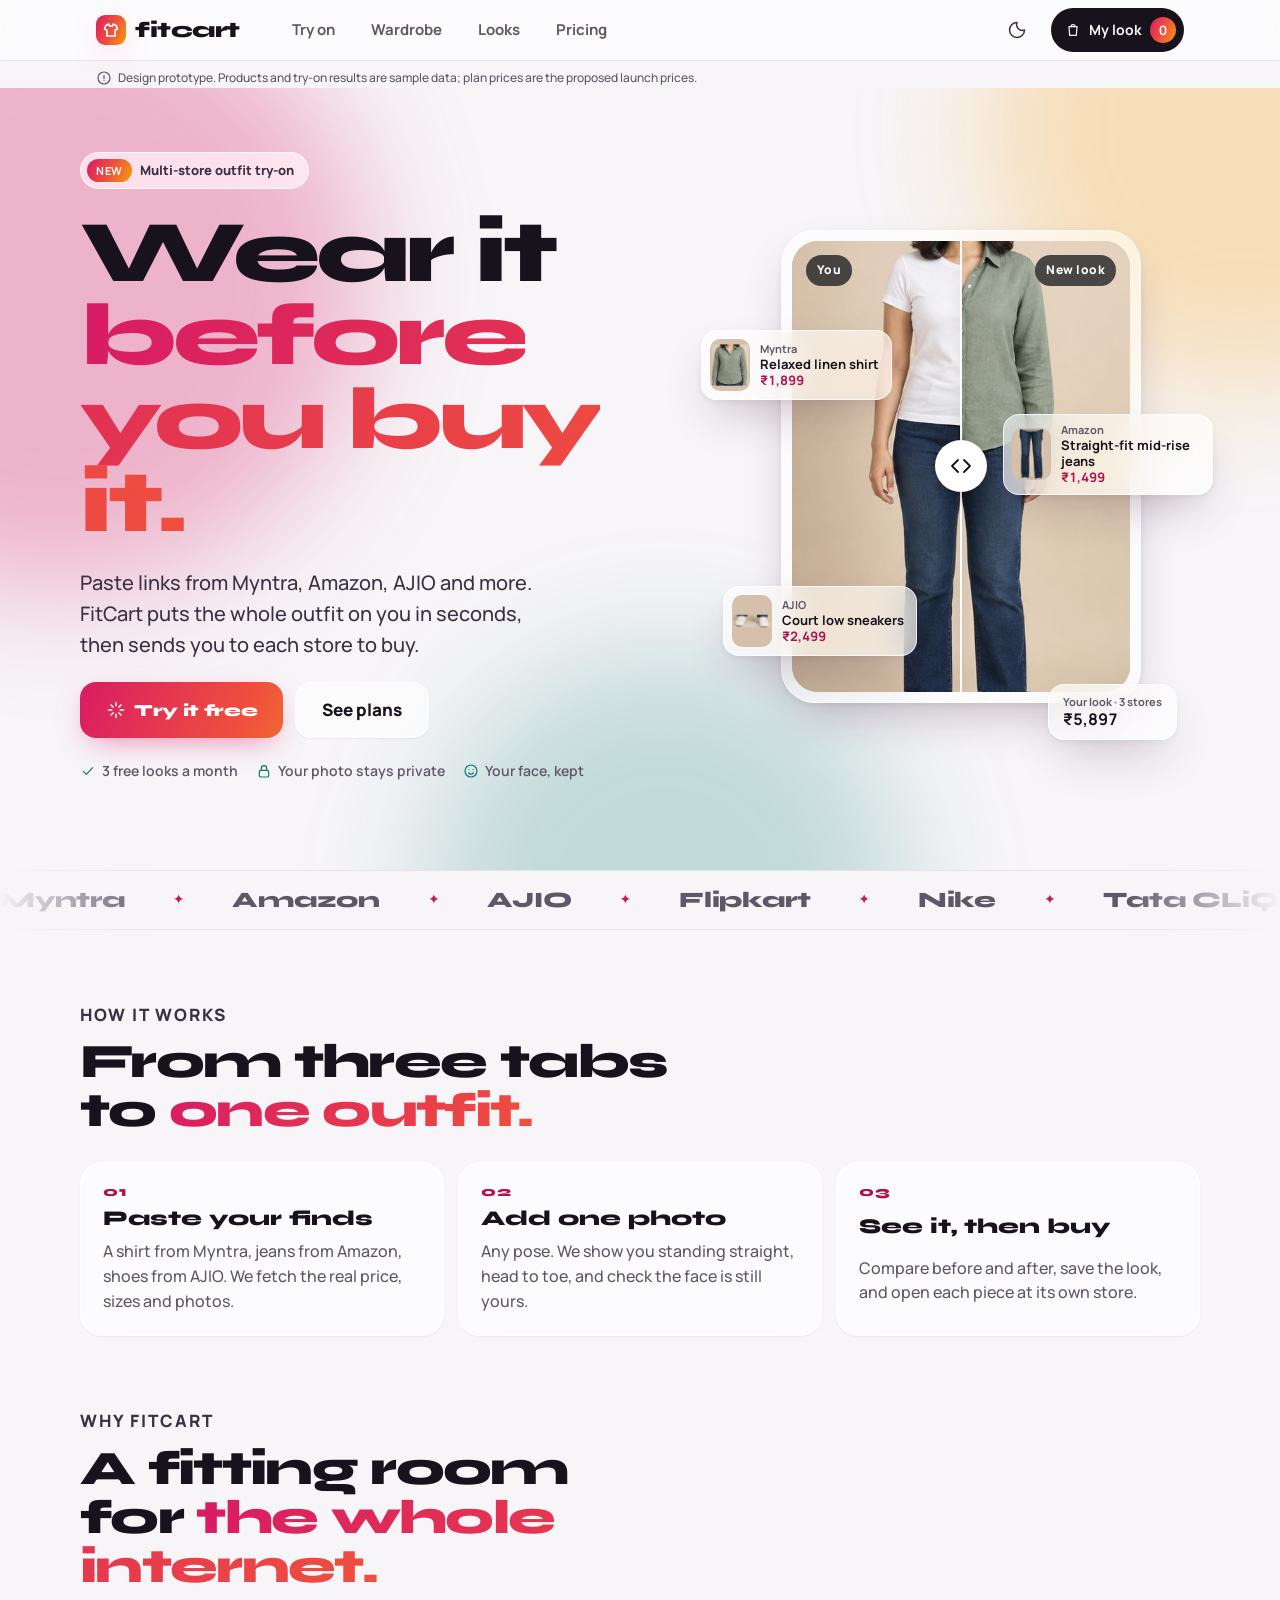
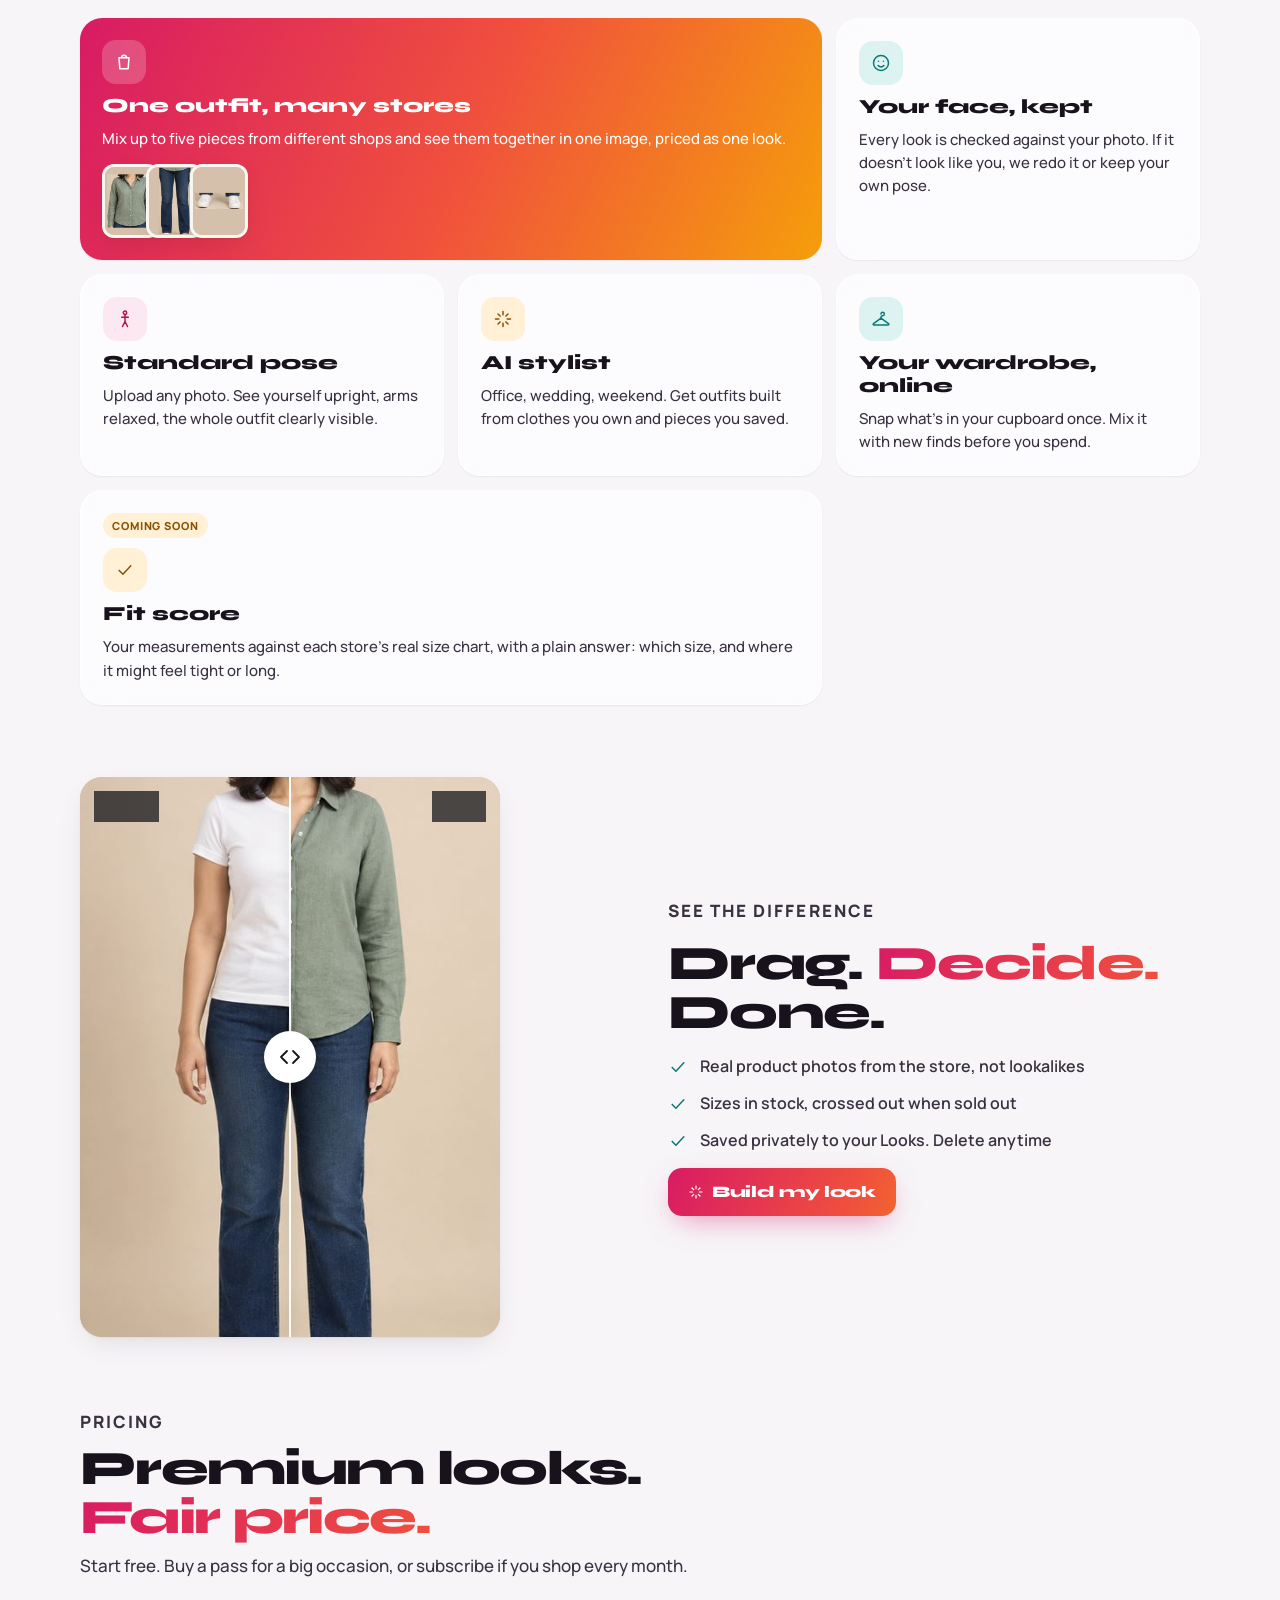
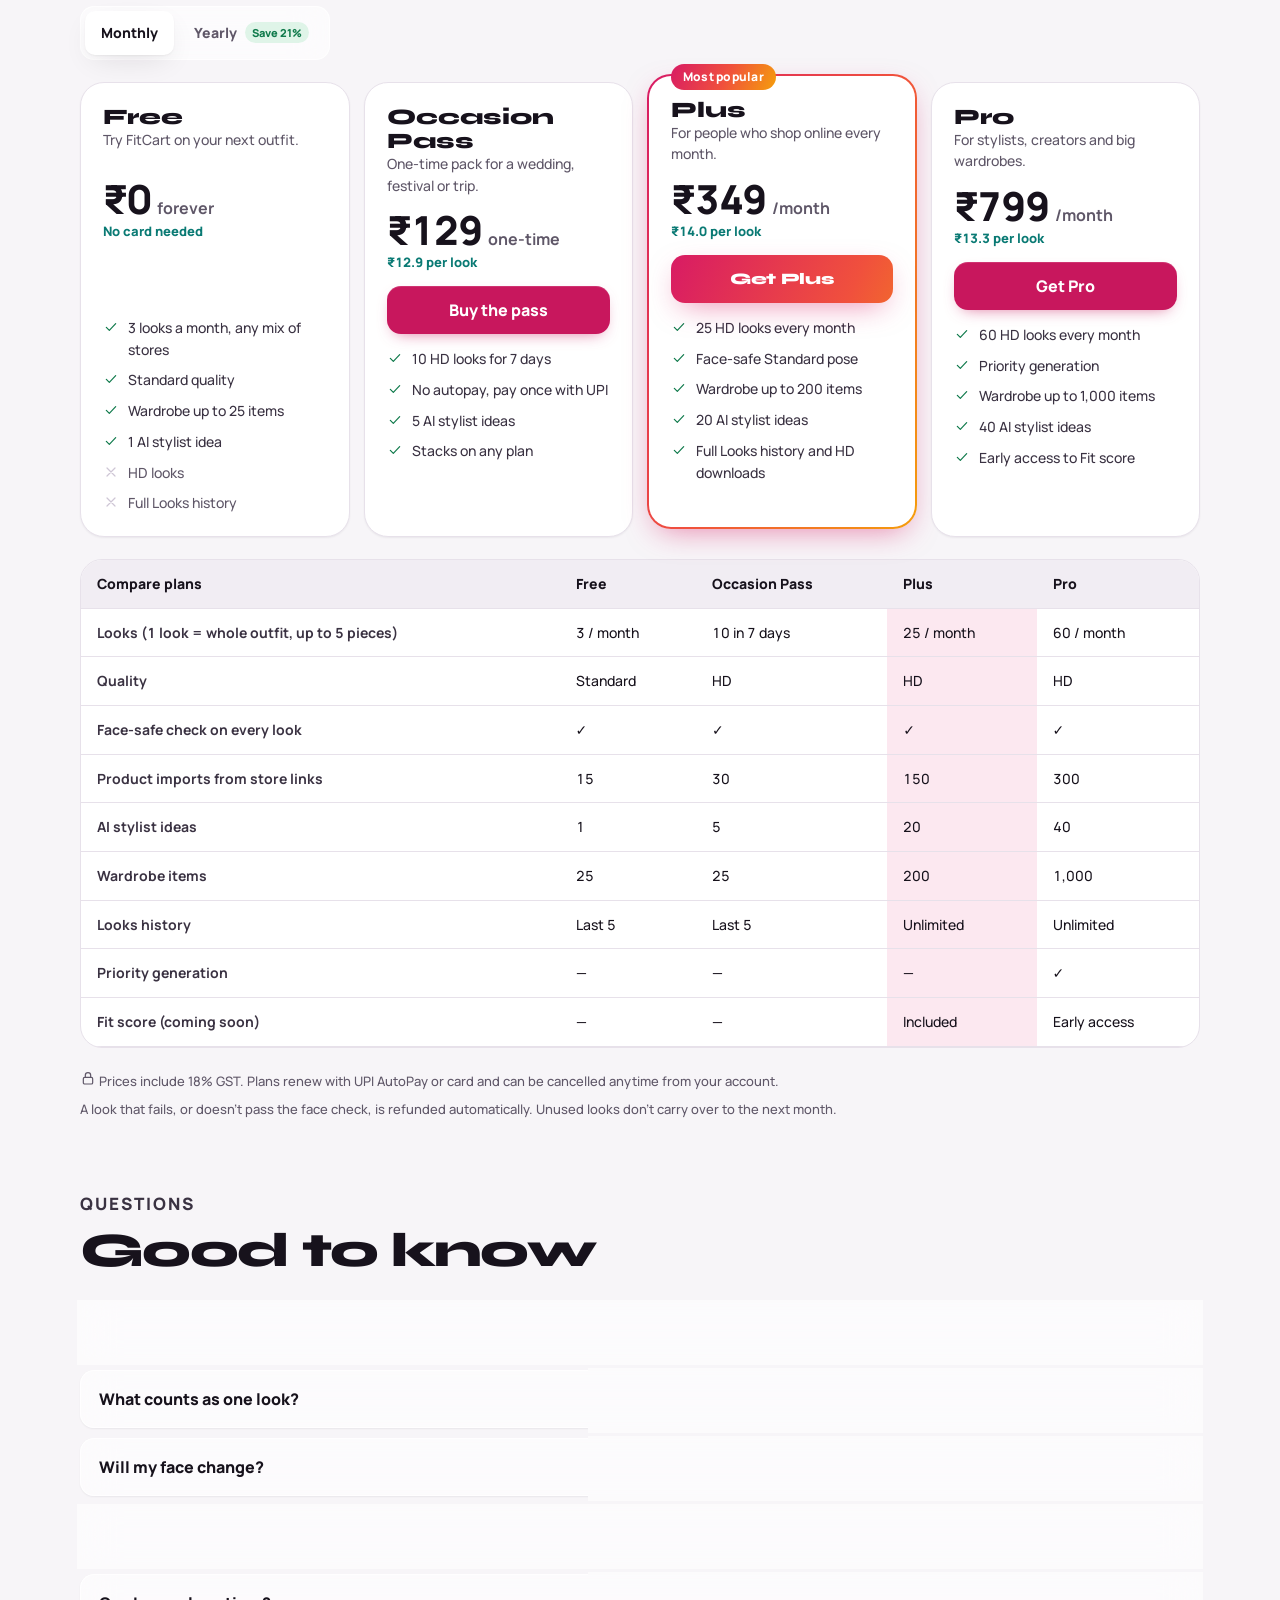
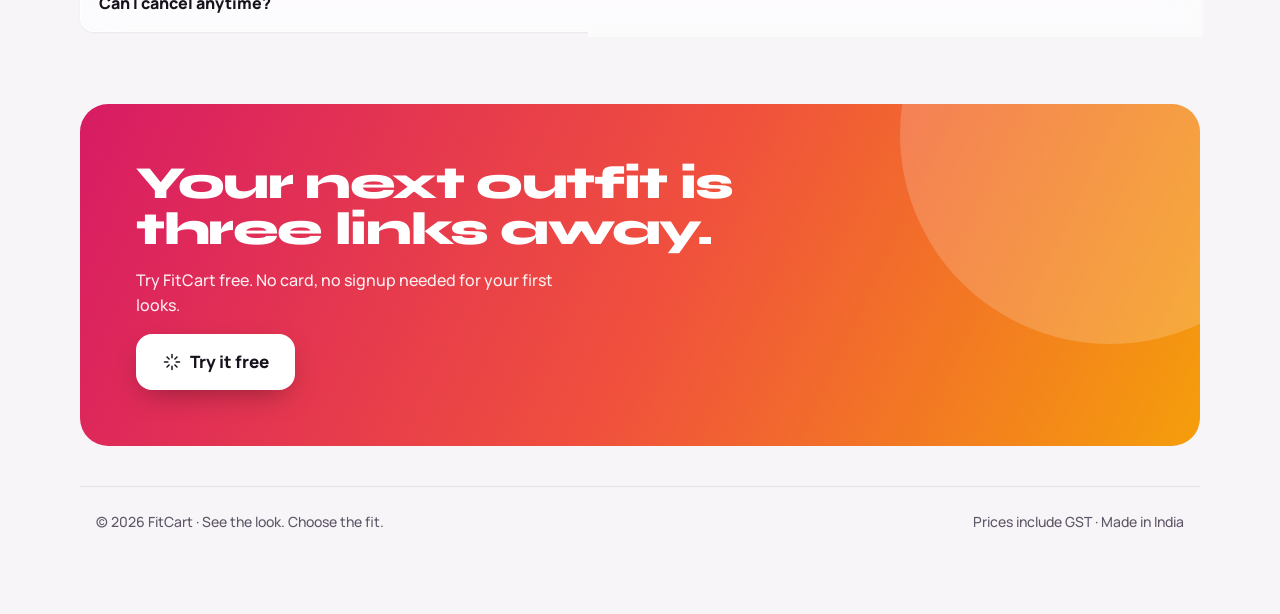
<file: design/fitcart-ui-v4.html>
<!doctype html>
<html lang="en">
<head>
<meta charset="utf-8">
<meta name="viewport" content="width=device-width, initial-scale=1, viewport-fit=cover">
<title>FitCart Fitting Room</title>
<meta name="description" content="FitCart UI prototype: build an outfit from any store, try it on, and shop each piece.">
<link rel="preconnect" href="https://fonts.googleapis.com">
<link rel="preconnect" href="https://fonts.gstatic.com" crossorigin>
<link rel="stylesheet" href="https://fonts.googleapis.com/css2?family=Manrope:wght@400;500;600;700;800&family=Syne:wght@600;700;800&display=swap">
<style>
@property --pos{syntax:'<percentage>';initial-value:50%;inherits:true}
:root{
  color-scheme:light;
  --paper:#F7F5F8; --surface:#FFFFFF; --surface-2:#F1EDF3; --raised:#FFFFFF; --line:#E7E1EA; --line-strong:#CEC6D5;
  --ink:#17121C; --ink-2:#3A3242; --muted:#5F5768;
  --accent:#C8175D; --accent-ink:#FFFFFF; --accent-soft:#FCE8F0; --accent-line:#F2B7CD; --accent-text:#B0124F;
  --teal:#0A7A74; --teal-soft:#DDF3F1;
  --gold:#8A5200; --gold-soft:#FFF0D6;
  --off:#B04A00; --sale:#B42318; --ok:#0F7A4B; --ok-soft:#DFF4E8; --err-soft:#FDE8E7;
  --grad:linear-gradient(115deg,#D81B64 0%,#F0503D 52%,#F59E0B 100%);
  --grad-soft:linear-gradient(115deg,rgba(216,27,100,.14),rgba(240,80,61,.10),rgba(245,158,11,.12));
  --glass:rgba(255,255,255,.62); --glass-strong:rgba(255,255,255,.8); --glass-line:rgba(255,255,255,.75);
  --blob-a:rgba(216,27,100,.30); --blob-b:rgba(245,158,11,.26); --blob-c:rgba(10,122,116,.22);
  --photo:#D5C0AB; --skeleton:#E9E4EC; --skeleton-hi:#F6F3F8;
  --shadow-s:0 1px 2px rgba(23,18,28,.06);
  --shadow:0 1px 2px rgba(23,18,28,.05),0 10px 30px -8px rgba(23,18,28,.12);
  --shadow-float:0 2px 6px rgba(23,18,28,.06),0 22px 48px -14px rgba(60,20,50,.28);
  --glow:0 10px 30px -10px rgba(216,27,100,.55);
  --scrim:rgba(23,18,28,.45);
  --r-s:10px; --r-m:14px; --r-l:22px;
  --display:"Syne","Manrope",system-ui,sans-serif;
  --body:"Manrope",system-ui,-apple-system,"Segoe UI",Roboto,sans-serif;
  --ease:cubic-bezier(.2,.8,.2,1); --ease-in:cubic-bezier(.5,0,.75,0); --spring:cubic-bezier(.34,1.4,.64,1);
  --tab-h:64px; --safe-b:env(safe-area-inset-bottom,0px); --safe-t:env(safe-area-inset-top,0px);
  --z-bar:20; --z-float:25; --z-sheet:40; --z-toast:50;
}
@media (prefers-color-scheme:dark){
  :root:not([data-theme="light"]){
    color-scheme:dark;
    --paper:#0D0911; --surface:#16101C; --surface-2:#211828; --raised:#1C1523; --line:#2E2437; --line-strong:#46394F;
    --ink:#F7F2F8; --ink-2:#DDD3E2; --muted:#AFA4B8;
    --accent:#FF5C98; --accent-ink:#1A0611; --accent-soft:#3B1429; --accent-line:#6E2449; --accent-text:#FF7AAC;
    --teal:#3ED9CB; --teal-soft:#0F2E2C;
    --gold:#FFC24A; --gold-soft:#35270C;
    --off:#FF9B55; --sale:#FF8A80; --ok:#4FD49A; --ok-soft:#10301F; --err-soft:#3A1717;
    --grad:linear-gradient(115deg,#FF4D8D 0%,#FF7A45 52%,#FFC24A 100%);
    --grad-soft:linear-gradient(115deg,rgba(255,77,141,.18),rgba(255,122,69,.12),rgba(255,194,74,.14));
    --glass:rgba(28,21,35,.55); --glass-strong:rgba(28,21,35,.78); --glass-line:rgba(255,255,255,.09);
    --blob-a:rgba(255,77,141,.34); --blob-b:rgba(255,160,60,.22); --blob-c:rgba(62,217,203,.20);
    --photo:#2C2721; --skeleton:#241B2B; --skeleton-hi:#302538;
    --shadow-s:0 1px 2px rgba(0,0,0,.4);
    --shadow:0 1px 2px rgba(0,0,0,.4),0 10px 30px -8px rgba(0,0,0,.55);
    --shadow-float:0 2px 6px rgba(0,0,0,.4),0 22px 48px -14px rgba(0,0,0,.75);
    --glow:0 10px 34px -8px rgba(255,77,141,.6);
    --scrim:rgba(0,0,0,.62);
  }
}
:root[data-theme="dark"]{
  color-scheme:dark;
  --paper:#0D0911; --surface:#16101C; --surface-2:#211828; --raised:#1C1523; --line:#2E2437; --line-strong:#46394F;
  --ink:#F7F2F8; --ink-2:#DDD3E2; --muted:#AFA4B8;
  --accent:#FF5C98; --accent-ink:#1A0611; --accent-soft:#3B1429; --accent-line:#6E2449; --accent-text:#FF7AAC;
  --teal:#3ED9CB; --teal-soft:#0F2E2C;
  --gold:#FFC24A; --gold-soft:#35270C;
  --off:#FF9B55; --sale:#FF8A80; --ok:#4FD49A; --ok-soft:#10301F; --err-soft:#3A1717;
  --grad:linear-gradient(115deg,#FF4D8D 0%,#FF7A45 52%,#FFC24A 100%);
  --grad-soft:linear-gradient(115deg,rgba(255,77,141,.18),rgba(255,122,69,.12),rgba(255,194,74,.14));
  --glass:rgba(28,21,35,.55); --glass-strong:rgba(28,21,35,.78); --glass-line:rgba(255,255,255,.09);
  --blob-a:rgba(255,77,141,.34); --blob-b:rgba(255,160,60,.22); --blob-c:rgba(62,217,203,.20);
  --photo:#2C2721; --skeleton:#241B2B; --skeleton-hi:#302538;
  --shadow-s:0 1px 2px rgba(0,0,0,.4);
  --shadow:0 1px 2px rgba(0,0,0,.4),0 10px 30px -8px rgba(0,0,0,.55);
  --shadow-float:0 2px 6px rgba(0,0,0,.4),0 22px 48px -14px rgba(0,0,0,.75);
  --glow:0 10px 34px -8px rgba(255,77,141,.6);
  --scrim:rgba(0,0,0,.62);
}
*{box-sizing:border-box}
html,body{margin:0;overflow-x:clip}
html{-webkit-text-size-adjust:100%}
body{background:var(--paper);color:var(--ink);font:500 16px/1.55 var(--body);-webkit-font-smoothing:antialiased;min-height:100vh;transition:background-color .3s var(--ease),color .3s var(--ease)}
img{max-width:100%;display:block}
button,input,select{font:inherit;color:inherit}
button,a,label,input{touch-action:manipulation;-webkit-tap-highlight-color:transparent}
button{cursor:pointer;border:0;background:none;padding:0}
button:disabled{cursor:not-allowed}
a{color:var(--accent)}
:focus-visible{outline:3px solid var(--accent);outline-offset:3px;border-radius:8px}
[hidden]{display:none!important}
h1,h2,h3{margin:0;text-wrap:balance}
p{margin:0}
.num{font-variant-numeric:tabular-nums}
.sr{position:absolute;width:1px;height:1px;overflow:hidden;clip:rect(0 0 0 0);white-space:nowrap}
.icon{width:20px;height:20px;flex-shrink:0;fill:none;stroke:currentColor;stroke-width:1.8;stroke-linecap:round;stroke-linejoin:round}
.icon.s{width:16px;height:16px}

/* ---------- Shell ---------- */
.topbar{position:sticky;top:0;z-index:var(--z-bar);background:var(--glass);backdrop-filter:saturate(1.4) blur(14px);-webkit-backdrop-filter:saturate(1.4) blur(14px);border-bottom:1px solid var(--line);padding-top:var(--safe-t)}
.topbar-in{max-width:1120px;margin:0 auto;padding:0 16px;height:60px;display:flex;align-items:center;gap:12px}
.brand{display:flex;align-items:center;gap:9px;font:800 22px/1 var(--display);letter-spacing:-.02em;color:var(--ink);text-decoration:none;min-height:44px}
.mark{width:30px;height:30px;border-radius:9px;background:var(--grad);color:#fff;box-shadow:var(--glow);display:grid;place-items:center}
.mark svg{width:18px;height:18px}
.toptabs{display:none;gap:4px;margin-left:24px}
.toptabs button{height:40px;padding:0 16px;border-radius:999px;font-weight:700;font-size:15px;color:var(--muted);transition:background-color .2s var(--ease),color .2s var(--ease),box-shadow .2s var(--ease)}
.toptabs button[aria-current="page"]{background:var(--surface);color:var(--ink);box-shadow:var(--shadow)}
.toptabs button:hover{color:var(--ink)}
.spacer{flex:1}
.iconbtn{width:44px;height:44px;border-radius:12px;display:grid;place-items:center;color:var(--ink-2);transition:background-color .2s var(--ease),transform .15s var(--ease)}
.iconbtn:hover{background:var(--surface-2)}
.iconbtn:active{transform:scale(.94)}
.lookpill{display:inline-flex;align-items:center;gap:8px;height:44px;padding:0 8px 0 14px;border-radius:999px;background:var(--ink);color:var(--paper);font-weight:700;font-size:14px;transition:transform .15s var(--ease),filter .2s}
.lookpill:hover{filter:brightness(1.15)}
.lookpill:active{transform:scale(.96)}
.lookpill .count{background:var(--grad);color:#fff;min-width:26px;height:26px;border-radius:99px;display:grid;place-items:center;font-size:13px}
.lookpill .count.bump{animation:bump .4s var(--spring)}
@keyframes bump{40%{transform:scale(1.35)}}
.proto{max-width:1120px;margin:0 auto;padding:8px 16px 0;font-size:12px;color:var(--muted);display:flex;gap:6px;align-items:center}
main{max-width:1120px;margin:0 auto;padding:12px 16px calc(var(--tab-h) + 110px + var(--safe-b))}
main:focus{outline:none}
.view-enter{animation:viewin .32s var(--ease)}
@keyframes viewin{from{opacity:0;transform:translateY(8px)}}
.tabbar{position:fixed;left:0;right:0;bottom:0;z-index:var(--z-bar);background:var(--glass-strong);backdrop-filter:blur(14px);-webkit-backdrop-filter:blur(14px);border-top:1px solid var(--line);padding:0 max(8px,env(safe-area-inset-left,0px)) var(--safe-b) max(8px,env(safe-area-inset-right,0px));display:grid;grid-template-columns:repeat(3,1fr)}
.tabbar button{height:var(--tab-h);display:flex;flex-direction:column;align-items:center;justify-content:center;gap:3px;font-size:12px;font-weight:700;color:var(--muted);position:relative;transition:color .2s var(--ease)}
.tabbar button .icon{transition:transform .25s var(--spring)}
.tabbar button[aria-current="page"]{color:var(--accent)}
.tabbar button[aria-current="page"] .icon{transform:translateY(-1px) scale(1.08)}
.tabbar button[aria-current="page"]::before{content:"";position:absolute;top:0;left:32%;right:32%;height:3px;border-radius:0 0 3px 3px;background:var(--accent)}
.badge-dot{position:absolute;top:9px;left:calc(50% + 7px);min-width:18px;height:18px;padding:0 5px;border-radius:99px;background:var(--accent);color:var(--accent-ink);font-size:11px;display:grid;place-items:center}

/* ---------- Primitives ---------- */
.btn{display:inline-flex;align-items:center;justify-content:center;gap:8px;min-height:48px;padding:0 20px;border-radius:var(--r-m);font-weight:800;font-size:16px;background:var(--accent);color:var(--accent-ink);transition:filter .2s var(--ease),background-color .2s var(--ease),transform .15s var(--ease),box-shadow .2s var(--ease);text-decoration:none;white-space:nowrap;box-shadow:0 1px 0 rgba(255,255,255,.12) inset,0 6px 16px -8px color-mix(in srgb,var(--accent) 70%,transparent)}
.btn:hover:not(:disabled){filter:brightness(1.08)}
.btn:active:not(:disabled){transform:scale(.97)}
.btn:disabled{opacity:.42;box-shadow:none}
.btn.ghost{background:var(--surface);color:var(--ink);border:1px solid var(--line-strong);box-shadow:var(--shadow-s)}
.btn.ghost:hover:not(:disabled){background:var(--surface-2);filter:none}
.btn.quiet{background:var(--accent-soft);color:var(--accent);box-shadow:none}
.btn.small{min-height:44px;padding:0 16px;font-size:14px;border-radius:12px}
.btn.wide{width:100%}
.link{color:var(--accent);font-weight:700;text-decoration:underline;text-underline-offset:3px;min-height:44px;display:inline-flex;align-items:center}
.chip{display:inline-flex;align-items:center;gap:6px;min-height:44px;padding:0 16px;border-radius:999px;border:1px solid var(--line-strong);background:var(--surface);font-weight:700;font-size:14px;color:var(--ink-2);transition:background-color .2s var(--ease),border-color .2s var(--ease),color .2s var(--ease),transform .15s var(--ease)}
.chip:hover{border-color:var(--ink-2)}
.chip:active{transform:scale(.96)}
.chip[aria-pressed="true"]{background:var(--ink);border-color:var(--ink);color:var(--paper)}
.chip.add{border-style:dashed;color:var(--accent);border-color:var(--accent-line);background:transparent}
.chip.add:hover{background:var(--accent-soft);border-color:var(--accent)}
.tag{display:inline-flex;align-items:center;gap:5px;font-size:12px;font-weight:800;letter-spacing:.02em;padding:3px 8px;border-radius:6px;background:var(--surface-2);color:var(--ink-2)}
.tag.ai{background:var(--gold-soft);color:var(--gold)}
.tag.ok{background:var(--ok-soft);color:var(--ok)}
.private{display:inline-flex;align-items:center;gap:6px;font-size:12px;font-weight:800;color:var(--ok);background:var(--ok-soft);padding:5px 10px 5px 8px;border-radius:999px}
.eyebrow{font-size:12px;font-weight:800;letter-spacing:.12em;text-transform:uppercase;color:var(--muted)}
.muted{color:var(--muted)}
.small{font-size:14px}
.tiny{font-size:12px}
.card{background:var(--surface);border:1px solid var(--line);border-radius:var(--r-l)}
.field{display:grid;gap:6px;font-weight:700;font-size:14px}
.input{width:100%;min-height:52px;border-radius:var(--r-m);border:1px solid var(--line-strong);background:var(--surface);padding:0 16px;font-size:16px;font-weight:600;transition:border-color .2s var(--ease),box-shadow .2s var(--ease)}
.input:focus{outline:none;border-color:var(--accent);box-shadow:0 0 0 4px var(--accent-soft)}
.error{color:var(--sale);font-weight:700;font-size:14px}
.error:empty{display:none}
.price{font-weight:800;font-variant-numeric:tabular-nums}
.mrp{color:var(--muted);text-decoration:line-through;font-weight:600;font-variant-numeric:tabular-nums}
.off{color:var(--off);font-weight:800}

/* ---------- Home ---------- */
.hero{display:grid;gap:28px;padding:20px 0 8px}
.hero-copy{display:grid;gap:20px}
.hero h1{font:800 clamp(36px,9vw,64px)/1 var(--display);letter-spacing:-.035em}
.hero h1 em{font-style:normal;background:var(--grad);-webkit-background-clip:text;background-clip:text;color:transparent}
.hero .lede{font-size:18px;color:var(--ink-2);max-width:34ch}
.linkbox{display:grid;gap:10px}
.linkrow{display:flex;gap:8px;background:var(--surface);border:1px solid var(--line-strong);border-radius:18px;padding:6px;box-shadow:var(--shadow);transition:border-color .2s var(--ease),box-shadow .2s var(--ease)}
.linkrow:focus-within{border-color:var(--accent);box-shadow:0 0 0 4px var(--accent-soft),var(--shadow)}
.linkrow input{flex:1;min-width:0;border:0;background:transparent;padding:0 10px;font-size:16px;font-weight:600;min-height:48px}
.linkrow input:focus{outline:none}
.stores{display:flex;flex-wrap:wrap;gap:6px 14px;align-items:center;font-size:14px;color:var(--muted)}
.stores b{color:var(--ink-2);font-weight:800}
.trust{display:flex;flex-wrap:wrap;gap:8px 18px;font-size:14px;color:var(--muted)}
.trust span{display:inline-flex;gap:6px;align-items:center}
.steps3{display:grid;gap:10px;margin:0;padding:0;list-style:none;counter-reset:s}
.steps3 li{display:grid;grid-template-columns:40px 1fr;gap:12px;align-items:start;padding:14px;border-radius:var(--r-m);background:var(--surface);border:1px solid var(--line)}
.steps3 li::before{counter-increment:s;content:counter(s);width:40px;height:40px;border-radius:12px;background:var(--accent-soft);color:var(--accent);display:grid;place-items:center;font:800 18px/1 var(--display)}
.steps3 strong{display:block}
.section-title{display:flex;align-items:baseline;justify-content:space-between;gap:12px;margin:36px 0 12px}
.section-title h2{font:800 24px/1.1 var(--display);letter-spacing:-.02em}

/* ---------- Compare slider ---------- */
.compare{--pos:50%;position:relative;border-radius:var(--r-l);overflow:hidden;background:var(--photo);aspect-ratio:3/4;width:100%;user-select:none;-webkit-user-select:none;box-shadow:var(--shadow);isolation:isolate}
.compare img{position:absolute;inset:0;width:100%;height:100%;object-fit:cover;pointer-events:none}
.compare .after-wrap{position:absolute;inset:0;clip-path:inset(0 0 0 var(--pos))}
.compare .divider{position:absolute;top:0;bottom:0;left:var(--pos);width:2px;background:rgba(255,255,255,.95);transform:translateX(-1px);pointer-events:none;box-shadow:0 0 12px rgba(0,0,0,.25)}
.compare .knob{position:absolute;top:50%;left:var(--pos);width:52px;height:52px;border-radius:50%;background:#fff;color:#15161A;transform:translate(-50%,-50%);box-shadow:0 6px 20px rgba(0,0,0,.28);display:grid;place-items:center;pointer-events:none;transition:transform .2s var(--ease)}
.compare .knob svg{width:24px;height:24px}
.compare input[type=range]{position:absolute;inset:0;width:100%;height:100%;opacity:0;cursor:ew-resize;margin:0;z-index:2}
.compare input[type=range]:focus-visible ~ .knob{outline:3px solid var(--accent);outline-offset:4px}
.compare.dragging .knob{transform:translate(-50%,-50%) scale(1.08)}
.compare .lbl{position:absolute;top:14px;padding:6px 11px;border-radius:999px;background:rgba(15,16,20,.72);backdrop-filter:blur(6px);color:#fff;font-size:12px;font-weight:800;letter-spacing:.04em;pointer-events:none;transition:opacity .2s var(--ease)}
.compare .lbl.l{left:14px}.compare .lbl.r{right:14px}
.compare.nudge{animation:nudge 1.6s var(--ease) .5s 1}
@keyframes nudge{0%,100%{--pos:50%}35%{--pos:62%}70%{--pos:42%}}

/* ---------- Builder ---------- */
.builder{display:grid;gap:18px}
.page-head{display:flex;align-items:end;justify-content:space-between;gap:12px;padding-top:8px}
.page-head h1{font:800 32px/1 var(--display);letter-spacing:-.03em}
.slots{display:grid;gap:10px}
.slot{display:grid;grid-template-columns:84px 1fr;gap:14px;padding:12px;border-radius:var(--r-l);background:var(--surface);border:1px solid var(--line);box-shadow:var(--shadow-s);animation:slotin .35s var(--ease)}
@keyframes slotin{from{opacity:0;transform:translateY(6px) scale(.99)}}
.slot .thumb{width:84px;aspect-ratio:3/4;border-radius:12px;overflow:hidden;background:var(--photo)}
.slot .thumb img{width:100%;height:100%;object-fit:cover}
.slot-body{display:grid;gap:6px;min-width:0}
.slot-top{display:flex;align-items:center;gap:8px;justify-content:space-between;min-height:28px}
.slot-top .iconbtn{margin:-10px -8px -10px 0}
.slot-name{font-weight:700;line-height:1.3;display:-webkit-box;-webkit-line-clamp:2;-webkit-box-orient:vertical;overflow:hidden}
.pricerow{display:flex;flex-wrap:wrap;gap:4px 10px;align-items:baseline}
.slots.compact{gap:8px}
.slots.compact .slot{grid-template-columns:64px 1fr;gap:12px;padding:10px 10px 10px 10px}
.slots.compact .slot .thumb{width:64px}
.slots.compact .slot-name{-webkit-line-clamp:1}
.slots.compact .sizes{flex-wrap:nowrap;overflow-x:auto;scroll-snap-type:x proximity;scrollbar-width:none;padding-bottom:2px;margin-right:-10px;padding-right:10px}
.slots.compact .sizes::-webkit-scrollbar{display:none}
.sizes{display:flex;flex-wrap:wrap;gap:6px;margin-top:2px}
.size{position:relative;min-width:48px;height:44px;padding:0 12px;border-radius:11px;border:1px solid var(--line-strong);background:var(--surface);font-weight:800;font-size:14px;font-variant-numeric:tabular-nums;scroll-snap-align:start;flex-shrink:0;transition:background-color .15s var(--ease),border-color .15s var(--ease),color .15s var(--ease),transform .12s var(--ease)}
.size:hover:not(:disabled){border-color:var(--ink)}
.size:active:not(:disabled){transform:scale(.95)}
.size[aria-pressed="true"]{background:var(--ink);color:var(--paper);border-color:var(--ink)}
.size:disabled{color:var(--muted);border-style:dashed;background:linear-gradient(to top right,transparent calc(50% - .75px),var(--line-strong) calc(50% - .75px),var(--line-strong) calc(50% + .75px),transparent calc(50% + .75px)) var(--surface-2)}
.size-note{display:flex;flex-wrap:wrap;gap:4px 12px;font-size:12px;color:var(--muted);align-items:center}
.size-note .need{color:var(--gold);font-weight:800;display:inline-flex;gap:5px;align-items:center}
.size-note .picked{color:var(--ok);font-weight:800;display:inline-flex;gap:5px;align-items:center}
.more{display:grid;gap:10px;padding:14px;border-radius:var(--r-l);border:1px dashed var(--line-strong)}
.more .chips{flex-wrap:wrap;overflow:visible}
.empty{display:grid;justify-items:center;text-align:center;gap:14px;padding:28px 18px;border-radius:var(--r-l);background:var(--surface);border:1px solid var(--line)}
.empty svg.art{width:148px;height:112px}
.empty h2{font:800 22px/1.15 var(--display)}
.empty p{max-width:32ch}
.empty .row{display:flex;flex-wrap:wrap;gap:8px;justify-content:center}
.summary{position:sticky;bottom:calc(var(--tab-h) + var(--safe-b) + 10px);z-index:var(--z-float);display:flex;align-items:center;gap:14px;justify-content:space-between;padding:10px 10px 10px 18px;border-radius:20px;background:color-mix(in srgb,var(--raised) 94%,transparent);backdrop-filter:blur(14px);-webkit-backdrop-filter:blur(14px);border:1px solid var(--line);box-shadow:var(--shadow-float)}
.summary .total{font:800 22px/1.1 var(--body);font-variant-numeric:tabular-nums;letter-spacing:-.01em}
.summary .meta{font-size:13px;color:var(--muted);font-weight:700}
.side{display:none}
.panel{padding:20px;display:grid;gap:16px}
.panel-head{display:flex;align-items:center;justify-content:space-between;gap:10px}
.panel-head h2{font:800 22px/1.1 var(--display)}
.person{display:grid;grid-template-columns:84px 1fr;gap:14px;align-items:center}
.person img{width:84px;aspect-ratio:3/4;object-fit:cover;border-radius:12px;background:var(--photo)}
.panel-total{display:flex;justify-content:space-between;align-items:baseline;padding:12px 14px;border-radius:var(--r-m);background:var(--surface-2)}
.panel-total .total{font:800 22px/1 var(--body);font-variant-numeric:tabular-nums}

/* Pose + consent */
.poses{display:grid;grid-template-columns:1fr 1fr;gap:10px}
.pose{position:relative;display:grid;gap:6px;padding:12px;border-radius:var(--r-m);border:1.5px solid var(--line);background:var(--surface);cursor:pointer;transition:border-color .2s var(--ease),background-color .2s var(--ease),transform .15s var(--ease)}
.pose:active{transform:scale(.98)}
.pose:has(input:checked){border-color:var(--accent);background:var(--accent-soft)}
.pose:has(input:focus-visible){outline:3px solid var(--accent);outline-offset:2px}
.pose input{position:absolute;opacity:0}
.pose .check{position:absolute;top:10px;right:10px;width:22px;height:22px;border-radius:50%;border:1.5px solid var(--line-strong);display:grid;place-items:center;color:transparent;transition:all .2s var(--ease)}
.pose:has(input:checked) .check{background:var(--accent);border-color:var(--accent);color:var(--accent-ink)}
.pose svg.fig{width:44px;height:56px;color:var(--ink-2)}
.pose strong{font-size:14px}
.pose span.d{font-size:12px;color:var(--muted);line-height:1.4}
.consent{display:flex;gap:12px;align-items:flex-start;font-size:14px;color:var(--ink-2);cursor:pointer;min-height:44px}
.consent input{width:22px;height:22px;margin-top:1px;accent-color:var(--accent);flex-shrink:0}
.tips{display:grid;grid-template-columns:repeat(3,1fr);gap:8px}
.tip{display:grid;gap:6px;justify-items:center;text-align:center;font-size:12px;font-weight:700;color:var(--ink-2);padding:10px 6px;border-radius:12px;background:var(--surface-2)}
.tip svg{width:26px;height:26px;color:var(--ok)}

/* ---------- Sheets ---------- */
dialog.sheet{border:0;padding:0;margin:auto auto 0;width:100%;max-width:560px;max-height:92vh;border-radius:24px 24px 0 0;background:var(--surface);color:var(--ink);box-shadow:0 -10px 40px rgba(0,0,0,.2);overflow:auto;overscroll-behavior:contain;padding-bottom:var(--safe-b)}
dialog.sheet::backdrop{background:var(--scrim);animation:fade .25s var(--ease)}
dialog.sheet[open]{animation:sheetup .32s var(--ease)}
dialog.sheet.closing{animation:sheetdown .22s var(--ease-in) forwards}
dialog.sheet.closing::backdrop{animation:fade .22s var(--ease-in) reverse forwards}
@keyframes sheetup{from{transform:translateY(100%)}}
@keyframes sheetdown{to{transform:translateY(100%)}}
@keyframes fade{from{opacity:0}}
.sheet-head{position:sticky;top:0;z-index:1;background:var(--surface);display:flex;align-items:center;justify-content:space-between;gap:12px;padding:6px 12px 10px 20px;border-bottom:1px solid var(--line)}
.sheet-head h2{font:800 20px/1.2 var(--display)}
.sheet-body{padding:18px 20px 24px;display:grid;gap:16px}
.grabber{width:40px;height:5px;border-radius:5px;background:var(--line-strong);margin:8px auto 4px}
.seg{display:grid;grid-auto-flow:column;grid-auto-columns:1fr;gap:4px;padding:4px;border-radius:14px;background:var(--surface-2)}
.seg button{min-height:44px;border-radius:10px;font-weight:800;font-size:14px;color:var(--muted);transition:background-color .2s var(--ease),color .2s var(--ease),box-shadow .2s var(--ease)}
.seg button[aria-selected="true"]{background:var(--surface);color:var(--ink);box-shadow:var(--shadow)}
.skeleton{display:grid;grid-template-columns:96px 1fr;gap:14px}
.sk{border-radius:10px;background:linear-gradient(90deg,var(--skeleton),var(--skeleton-hi),var(--skeleton));background-size:200% 100%;animation:sh 1.2s linear infinite}
@keyframes sh{to{background-position:-200% 0}}
.preview{display:grid;grid-template-columns:96px 1fr;gap:14px;align-items:start;animation:viewin .3s var(--ease)}
.preview img{width:96px;aspect-ratio:3/4;object-fit:cover;border-radius:12px;background:var(--photo)}
.pickgrid{display:grid;grid-template-columns:repeat(3,1fr);gap:10px}
.pick{display:grid;gap:6px;text-align:left;font-size:13px;font-weight:700}
.pick img{aspect-ratio:3/4;object-fit:cover;border-radius:12px;background:var(--photo);border:2px solid transparent;transition:border-color .2s var(--ease)}
.pick:hover img{border-color:var(--accent)}
.drop{display:grid;place-items:center;gap:8px;padding:28px 16px;border-radius:var(--r-m);border:1.5px dashed var(--line-strong);text-align:center;cursor:pointer;color:var(--ink-2);width:100%;transition:border-color .2s var(--ease),background-color .2s var(--ease)}
.drop:hover{border-color:var(--accent);background:var(--accent-soft)}
.notice{display:flex;gap:10px;padding:12px 14px;border-radius:var(--r-m);background:var(--surface-2);font-size:14px;color:var(--ink-2)}

/* ---------- Generating ---------- */
.gen{display:grid;gap:18px;padding-top:8px}
.gen-stage{display:grid;justify-items:center;gap:12px}
.gen-visual{position:relative;width:min(300px,64vw,calc((100svh - 420px) * .75));min-width:180px;aspect-ratio:3/4;border-radius:var(--r-l);overflow:hidden;background:var(--photo);box-shadow:var(--shadow-float);isolation:isolate;transition:transform .6s var(--spring),box-shadow .6s var(--ease)}
.gen-visual .layer{position:absolute;inset:0;transition:opacity .7s var(--ease),filter .9s var(--ease),transform 1.2s var(--ease)}
.gen-visual .layer img{width:100%;height:100%;object-fit:cover}
.l-photo{filter:blur(7px) grayscale(.75) brightness(1.04);transform:scale(1.06)}
.l-skel{opacity:0;background:var(--skeleton);display:grid;place-items:end center;overflow:hidden}
.l-skel svg{width:62%;height:auto;color:var(--skeleton-hi)}
.l-skel::after{content:"";position:absolute;inset:0;background:linear-gradient(100deg,transparent 30%,color-mix(in srgb,var(--surface) 55%,transparent) 50%,transparent 70%);transform:translateX(-100%);animation:shimmer 1.6s var(--ease) infinite}
@keyframes shimmer{to{transform:translateX(100%)}}
.l-soft{opacity:0;filter:blur(26px) saturate(1.1);transform:scale(1.1)}
.l-sharp{clip-path:inset(0 0 100% 0);transition:clip-path 1.1s var(--ease)}
.l-scan{opacity:0;pointer-events:none}
.l-scan::before{content:"";position:absolute;left:0;right:0;top:0;height:26%;background:linear-gradient(180deg,transparent,color-mix(in srgb,var(--accent) 32%,transparent) 70%,color-mix(in srgb,#fff 70%,transparent) 96%,transparent);filter:blur(2px)}
.gen-visual.p2 .l-photo{opacity:0}
.gen-visual.p2 .l-skel{opacity:1}
.gen-visual.p3 .l-photo{opacity:0}
.gen-visual.p3 .l-skel{opacity:.25}
.gen-visual.p3 .l-soft{opacity:1;filter:blur(16px) saturate(1.1);transform:scale(1.04)}
.gen-visual.p4 .l-photo,.gen-visual.p4 .l-skel{opacity:0}
.gen-visual.p4 .l-soft{opacity:1;filter:blur(10px);transform:scale(1.02)}
.gen-visual.p4 .l-sharp{clip-path:inset(0 0 0 0)}
.gen-visual.p4 .l-scan{opacity:1;animation:scan 1.1s var(--ease) forwards}
@keyframes scan{from{transform:translateY(-26%)}to{transform:translateY(100%)}}
.gen-visual.done{transform:scale(1.02);box-shadow:0 0 0 1px var(--accent-line),0 24px 60px -18px color-mix(in srgb,var(--accent) 55%,transparent)}
.confetti{position:absolute;inset:0;pointer-events:none;z-index:3}
.confetti i{position:absolute;left:50%;top:48%;width:8px;height:12px;border-radius:2px;background:var(--c);opacity:0}
.gen-visual.done .confetti i{animation:pop 1s var(--ease) var(--d) forwards}
@keyframes pop{0%{opacity:1;transform:translate(-50%,-50%) scale(.3) rotate(0)}70%{opacity:1}100%{opacity:0;transform:translate(calc(-50% + var(--x)),calc(-50% + var(--y))) scale(1) rotate(var(--r))}}
.gen-title{font:800 28px/1.1 var(--display);text-align:center;letter-spacing:-.02em}
.gen-side{display:grid;gap:16px;align-content:start;width:min(420px,100%);justify-self:center}
.stages{list-style:none;margin:0;padding:0;display:grid;gap:4px}
.stages li{display:flex;gap:12px;align-items:center;min-height:40px;font-weight:700;color:var(--muted);transition:color .3s var(--ease)}
.stages .dot{position:relative;width:26px;height:26px;border-radius:50%;border:2px solid var(--line-strong);display:grid;place-items:center;flex-shrink:0;transition:background-color .3s var(--ease),border-color .3s var(--ease)}
.stages li.done{color:var(--ink)}
.stages li.done .dot{background:var(--ok);border-color:var(--ok);color:#fff;animation:tick .35s var(--spring)}
@keyframes tick{from{transform:scale(.6)}}
.stages li.now{color:var(--ink)}
.stages li.now .dot{border-color:var(--accent-line)}
.stages li.now .dot::before{content:"";position:absolute;inset:-2px;border-radius:50%;border:2px solid transparent;border-top-color:var(--accent);border-right-color:var(--accent);animation:spin .8s linear infinite}
.stages li.now .dot::after{content:"";width:8px;height:8px;border-radius:50%;background:var(--accent);animation:pulse 1.2s var(--ease) infinite}
@keyframes spin{to{transform:rotate(360deg)}}
@keyframes pulse{50%{transform:scale(.55);opacity:.55}}
.gen-foot{position:sticky;bottom:calc(var(--tab-h) + var(--safe-b) + 10px);z-index:var(--z-float);display:grid;gap:10px;padding:14px;border-radius:20px;background:color-mix(in srgb,var(--raised) 94%,transparent);backdrop-filter:blur(14px);-webkit-backdrop-filter:blur(14px);border:1px solid var(--line);box-shadow:var(--shadow-float)}
.progress{height:6px;border-radius:6px;background:var(--surface-2);overflow:hidden}
.progress i{display:block;height:100%;width:100%;border-radius:6px;background:var(--grad);transform-origin:left;transform:scaleX(0);transition:transform .5s linear}
.gen-foot-row{display:flex;align-items:center;justify-content:space-between;gap:12px}

/* ---------- Result ---------- */
.result{display:grid;gap:18px}
.result-head{display:flex;flex-wrap:wrap;gap:8px 12px;align-items:end;justify-content:space-between;padding-top:8px}
.result-head h1{font:800 32px/1.02 var(--display);letter-spacing:-.03em}
.result-visual{display:grid;gap:10px}
.result-visual.celebrate .compare{animation:settle .7s var(--spring)}
@keyframes settle{from{transform:scale(.96);opacity:.4}}
.shop{padding:18px;display:grid;gap:4px;box-shadow:var(--shadow)}
.shop h2{font:800 22px/1.15 var(--display)}
.shop-row{display:grid;grid-template-columns:56px 1fr auto;gap:12px;align-items:center;padding:12px 0;border-bottom:1px solid var(--line)}
.shop-row:last-of-type{border-bottom:0}
.shop-row img{width:56px;aspect-ratio:3/4;object-fit:cover;border-radius:10px;background:var(--photo)}
.shop-row .n{font-weight:700;line-height:1.3;display:-webkit-box;-webkit-line-clamp:2;-webkit-box-orient:vertical;overflow:hidden}
.shop-total{display:flex;justify-content:space-between;align-items:baseline;padding-top:14px;border-top:1px solid var(--line-strong);margin-top:4px}
.actions{display:grid;grid-template-columns:repeat(4,1fr);gap:8px}
.action{display:grid;justify-items:center;align-content:center;gap:4px;padding:8px 4px;border-radius:var(--r-m);background:var(--surface);border:1px solid var(--line);font-size:12px;font-weight:800;color:var(--ink-2);min-height:64px;transition:background-color .2s var(--ease),transform .15s var(--ease)}
.action:hover{background:var(--surface-2)}
.action:active{transform:scale(.96)}
.feedback{display:flex;flex-wrap:wrap;gap:10px;align-items:center;justify-content:space-between;padding:14px 18px}
.thumbs{display:flex;gap:8px}

/* ---------- Wardrobe & Looks ---------- */
.stylist{padding:18px;display:grid;gap:12px;border-color:var(--accent-line);background:var(--grad-soft),var(--surface)}
.stylist h2{font:800 22px/1.1 var(--display)}
.chips{display:flex;gap:8px;overflow-x:auto;padding:2px 2px 4px;margin:-2px;scrollbar-width:none}
.chips::-webkit-scrollbar{display:none}
.chips .chip{flex-shrink:0}
.ideas{display:grid;gap:10px}
.idea{display:grid;gap:10px;padding:14px;border-radius:var(--r-m);background:var(--surface);border:1px solid var(--line);animation:viewin .35s var(--ease) backwards}
.idea:nth-child(2){animation-delay:.08s}
.idea-thumbs{display:flex;gap:6px}
.idea-thumbs img{width:56px;aspect-ratio:3/4;object-fit:cover;border-radius:10px;background:var(--photo)}
.grid{display:grid;grid-template-columns:repeat(2,1fr);gap:14px}
.item{display:grid;gap:8px;align-content:start}
.item .ph{position:relative;border-radius:var(--r-m);overflow:hidden;background:var(--photo);aspect-ratio:3/4}
.item .ph img{width:100%;height:100%;object-fit:cover;transition:transform .4s var(--ease)}
.item:hover .ph img{transform:scale(1.03)}
.item .ph .tag{position:absolute;top:8px;left:8px;background:rgba(255,255,255,.94);color:#15161A}
.item .add{position:absolute;right:8px;bottom:8px;width:44px;height:44px;border-radius:50%;background:var(--surface);color:var(--ink);display:grid;place-items:center;box-shadow:var(--shadow);transition:background-color .2s var(--ease),color .2s var(--ease),transform .15s var(--ease)}
.item .add:active{transform:scale(.9)}
.item .add[aria-pressed="true"]{background:var(--accent);color:var(--accent-ink)}
.item-name{font-weight:700;font-size:14px;line-height:1.3}
.looks{display:grid;grid-template-columns:repeat(2,1fr);gap:14px}
.look{display:grid;gap:8px;text-align:left;border-radius:var(--r-m)}
.look img{aspect-ratio:3/4;object-fit:cover;border-radius:var(--r-m);background:var(--photo);transition:transform .3s var(--ease)}
.look:hover img{transform:translateY(-2px)}

/* ---------- Toast ---------- */
.toast{position:fixed;left:50%;top:calc(72px + var(--safe-t));z-index:var(--z-toast);width:min(440px,calc(100% - 32px));display:flex;gap:12px;align-items:center;padding:12px 12px 12px 14px;border-radius:16px;background:var(--ink);color:var(--paper);font-weight:700;font-size:15px;box-shadow:var(--shadow-float);transform:translate(-50%,0);animation:toastin .32s var(--spring)}
.toast.leaving{animation:toastout .2s var(--ease-in) forwards}
@keyframes toastin{from{opacity:0;transform:translate(-50%,-14px) scale(.97)}}
@keyframes toastout{to{opacity:0;transform:translate(-50%,-10px) scale(.98)}}
.toast .ti{width:30px;height:30px;border-radius:50%;display:grid;place-items:center;flex-shrink:0;background:color-mix(in srgb,var(--paper) 16%,transparent)}
.toast.success .ti{background:var(--ok);color:#fff}
.toast.error .ti{background:var(--sale);color:#fff}
.toast .tx{flex:1;line-height:1.35}
.toast .ta{min-height:40px;padding:0 14px;border-radius:10px;font-weight:800;font-size:14px;color:var(--paper);background:color-mix(in srgb,var(--paper) 16%,transparent)}
.toast .ta:hover{background:color-mix(in srgb,var(--paper) 26%,transparent)}

@media (min-width:960px){
  .toptabs{display:flex}
  .tabbar{display:none}
  main{padding-bottom:72px}
  .toast{top:auto;bottom:28px;animation-name:toastinb}
  @keyframes toastinb{from{opacity:0;transform:translate(-50%,14px) scale(.97)}}
  .hero{grid-template-columns:1.05fr .95fr;align-items:center;gap:56px;padding:40px 0 16px}
  .hero-visual{max-width:440px;justify-self:end;width:100%}
  .steps3{grid-template-columns:repeat(3,1fr)}
  .builder{grid-template-columns:minmax(0,1.3fr) minmax(340px,.9fr);align-items:start;gap:32px}
  .builder>.page-head{grid-column:1/-1}
  .side{display:block;position:sticky;top:84px}
  .side .panel{box-shadow:var(--shadow-float);border-color:var(--line)}
  .builder .summary{display:none}
  .gen{grid-template-columns:auto minmax(320px,420px);justify-content:center;align-items:center;gap:56px;min-height:calc(100vh - 160px)}
  .gen-visual{width:min(380px,calc((100vh - 200px) * .75))}
  .gen-foot{position:static;box-shadow:var(--shadow)}
  .result{grid-template-columns:minmax(0,1.15fr) minmax(340px,.85fr);align-items:start;gap:32px}
  .result-head{grid-column:1/-1}
  .result-visual{position:sticky;top:84px}
  .result-visual .compare{height:min(calc(100vh - 170px),760px);min-height:520px;width:auto;max-width:100%;margin-inline:auto}
  .grid,.looks{grid-template-columns:repeat(4,1fr)}
  .ideas{grid-template-columns:1fr 1fr}
  dialog.sheet{margin:auto;border-radius:24px;max-height:86vh}
  dialog.sheet[open]{animation:pop-in .26s var(--ease)}
  dialog.sheet.closing{animation:pop-out .18s var(--ease-in) forwards}
  @keyframes pop-in{from{opacity:0;transform:translateY(12px) scale(.98)}}
  @keyframes pop-out{to{opacity:0;transform:translateY(8px) scale(.98)}}
  .grabber{display:none}
}
@media (prefers-reduced-motion:reduce){
  *,*::before,*::after{animation-duration:.01ms!important;animation-iteration-count:1!important;animation-delay:0s!important;transition-duration:.01ms!important;scroll-behavior:auto!important}
  .l-skel::after,.gen-visual .confetti,.l-scan{display:none}
}

/* ---------- v4: brand, glass, marketing ---------- */
.glass{background:var(--glass);backdrop-filter:blur(18px) saturate(1.6);-webkit-backdrop-filter:blur(18px) saturate(1.6);border:1px solid var(--glass-line)}
.grad-text{background:var(--grad);background-size:200% 100%;-webkit-background-clip:text;background-clip:text;color:transparent;animation:gradshift 8s ease-in-out infinite alternate}
@keyframes gradshift{to{background-position:100% 0}}
.btn.brand{background:var(--grad);background-size:160% 100%;color:#fff;box-shadow:var(--glow);position:relative;overflow:hidden;transition:background-position .5s var(--ease),transform .15s var(--ease),box-shadow .2s var(--ease)}
.btn.brand:hover:not(:disabled){filter:none;background-position:100% 0}
.btn.brand::after{content:"";position:absolute;inset:0;background:linear-gradient(105deg,transparent 35%,rgba(255,255,255,.45) 50%,transparent 65%);transform:translateX(-120%);animation:shine 4.5s var(--ease) 1.5s infinite}
@keyframes shine{0%{transform:translateX(-120%)}22%,100%{transform:translateX(120%)}}
.btn.glassy{background:var(--glass);color:var(--ink);border:1px solid var(--glass-line);backdrop-filter:blur(14px);-webkit-backdrop-filter:blur(14px);box-shadow:var(--shadow-s)}
.btn.glassy:hover:not(:disabled){filter:none;background:var(--glass-strong)}
.btn.big{min-height:56px;padding:0 26px;font-size:17px;border-radius:16px}

.landing{display:grid;gap:0;width:100vw;margin:-12px 0 0 calc(50% - 50vw)}
.landing>section{padding:0 16px}
.lp-hero{position:relative;overflow:hidden;padding:36px 16px 56px!important;isolation:isolate}
.aurora{position:absolute;inset:-20% -10% -10%;z-index:-1;pointer-events:none;filter:blur(60px)}
.aurora i{position:absolute;border-radius:50%;animation:drift 18s ease-in-out infinite alternate}
.aurora i:nth-child(1){width:52vw;height:52vw;max-width:620px;max-height:620px;left:-8%;top:4%;background:var(--blob-a)}
.aurora i:nth-child(2){width:44vw;height:44vw;max-width:520px;max-height:520px;right:-6%;top:-6%;background:var(--blob-b);animation-duration:22s;animation-delay:-6s}
.aurora i:nth-child(3){width:40vw;height:40vw;max-width:480px;max-height:480px;left:36%;bottom:-18%;background:var(--blob-c);animation-duration:26s;animation-delay:-12s}
@keyframes drift{0%{transform:translate(0,0) scale(1)}50%{transform:translate(6%,8%) scale(1.12)}100%{transform:translate(-6%,-4%) scale(.94)}}
.lp-grid{max-width:1120px;margin:0 auto;display:grid;gap:40px;align-items:center}
.lp-copy{display:grid;gap:22px;justify-items:start}
.pill-new{display:inline-flex;align-items:center;gap:8px;padding:6px 14px 6px 6px;border-radius:999px;font-size:13px;font-weight:800;color:var(--ink-2)}
.pill-new b{padding:3px 9px;border-radius:999px;background:var(--grad);color:#fff;font-size:11px;letter-spacing:.06em;text-transform:uppercase}
.lp-copy h1{font:800 clamp(44px,11.5vw,88px)/.95 var(--display);letter-spacing:-.045em}
.lp-copy .lede{font-size:clamp(17px,2.4vw,20px);color:var(--ink-2);max-width:36ch}
.lp-ctas{display:flex;flex-wrap:wrap;gap:12px}
.lp-trust{display:flex;flex-wrap:wrap;gap:8px 18px;font-size:14px;color:var(--muted);font-weight:600}
.lp-trust span{display:inline-flex;gap:6px;align-items:center}
.lp-trust svg{color:var(--teal)}
.stage{position:relative;width:min(360px,78vw);justify-self:center;padding:26px 0}
.device{position:relative;border-radius:34px;padding:10px;box-shadow:var(--shadow-float);animation:rise .9s var(--ease) both}
.device .compare{border-radius:26px;box-shadow:none}
@keyframes rise{from{opacity:0;transform:translateY(24px) scale(.98)}}
.floater{position:absolute;display:flex;gap:10px;align-items:center;padding:8px 12px 8px 8px;border-radius:16px;box-shadow:var(--shadow-float);font-size:13px;font-weight:700;line-height:1.25;animation:float-in .7s var(--spring) both,bob 6s ease-in-out infinite alternate;animation-delay:var(--d,0s),calc(var(--d,0s) + .7s);z-index:2;max-width:210px}
.floater img{width:40px;height:52px;object-fit:cover;border-radius:10px;background:var(--photo)}
.floater small{display:block;color:var(--muted);font-weight:700;font-size:11px}
.floater .p{color:var(--accent-text)}
.f1{left:-22%;top:24%;--d:.35s}.f2{right:-20%;top:40%;--d:.55s}.f3{left:-16%;bottom:14%;--d:.75s}
.f-look{right:-10%;bottom:-2%;--d:1s;padding:10px 14px}
.f-look b{font-size:16px}
@keyframes float-in{from{opacity:0;transform:translateY(12px) scale(.9)}}
@keyframes bob{to{transform:translateY(-10px)}}
.marquee{overflow:hidden;border-block:1px solid var(--line);padding:18px 0!important;mask-image:linear-gradient(90deg,transparent,#000 12%,#000 88%,transparent);-webkit-mask-image:linear-gradient(90deg,transparent,#000 12%,#000 88%,transparent)}
.marquee-track{display:flex;gap:48px;width:max-content;animation:marq 32s linear infinite}
.marquee:hover .marquee-track{animation-play-state:paused}
.marquee-track span{font:800 22px/1 var(--display);color:var(--muted);letter-spacing:-.01em;white-space:nowrap;display:inline-flex;align-items:center;gap:48px}
.marquee-track span::after{content:"✦";font-size:14px;color:var(--accent)}
@keyframes marq{to{transform:translateX(-50%)}}
.lp-section{width:min(1120px,100%);margin:0 auto;padding:72px 0 0!important;display:grid;gap:26px}
.lp-head{display:grid;gap:10px;max-width:640px}
.lp-head h2{font:800 clamp(30px,6vw,48px)/1.02 var(--display);letter-spacing:-.035em}
.lp-head p{font-size:17px;color:var(--ink-2)}
.flow{display:grid;gap:14px;counter-reset:f;list-style:none;margin:0;padding:0}
.flow li{position:relative;display:grid;gap:8px;padding:22px;border-radius:var(--r-l);box-shadow:var(--shadow-s)}
.flow li::before{counter-increment:f;content:"0" counter(f);font:800 14px/1 var(--display);letter-spacing:.08em;color:var(--accent-text)}
.flow h3{font:800 21px/1.15 var(--display)}
.bento{display:grid;gap:14px;grid-template-columns:1fr}
.bento article{position:relative;overflow:hidden;display:grid;gap:10px;align-content:start;padding:22px;border-radius:var(--r-l);box-shadow:var(--shadow-s);transition:transform .3s var(--ease),box-shadow .3s var(--ease)}
.bento article:hover{transform:translateY(-3px);box-shadow:var(--shadow-float)}
.bento .ico{width:44px;height:44px;border-radius:14px;display:grid;place-items:center;background:var(--accent-soft);color:var(--accent-text)}
.bento .ico.t{background:var(--teal-soft);color:var(--teal)}
.bento .ico.g{background:var(--gold-soft);color:var(--gold)}
.bento h3{font:800 20px/1.15 var(--display)}
.bento p{color:var(--ink-2);font-size:15px}
.bento .hero-card{background:var(--grad);color:#fff;border:0}
.bento .hero-card p,.bento .hero-card h3{color:#fff}
.bento .hero-card .ico{background:rgba(255,255,255,.2);color:#fff}
.bento .stack{display:flex;margin-top:4px}
.bento .stack img{width:58px;height:74px;object-fit:cover;border-radius:12px;border:3px solid rgba(255,255,255,.85);margin-right:-14px;background:var(--photo);box-shadow:var(--shadow)}
.soon{justify-self:start;font-size:11px;font-weight:800;letter-spacing:.08em;text-transform:uppercase;padding:4px 9px;border-radius:999px;background:var(--gold-soft);color:var(--gold)}
.showcase{display:grid;gap:22px;align-items:center}
.showcase .compare{max-width:420px;justify-self:center}
.checks{list-style:none;margin:0;padding:0;display:grid;gap:12px}
.checks li{display:flex;gap:12px;align-items:flex-start;font-weight:600;color:var(--ink-2)}
.checks li svg{color:var(--teal);margin-top:3px}
.faq{display:grid;gap:10px}
.faq details{border-radius:var(--r-m);padding:0 18px;box-shadow:var(--shadow-s)}
.faq summary{min-height:56px;display:flex;align-items:center;justify-content:space-between;gap:12px;font-weight:800;cursor:pointer;list-style:none}
.faq summary::-webkit-details-marker{display:none}
.faq summary::after{content:"+";font:600 24px/1 var(--body);color:var(--accent-text);transition:transform .25s var(--ease)}
.faq details[open] summary::after{transform:rotate(45deg)}
.faq details p{padding:0 0 16px;color:var(--ink-2)}
.cta-band{position:relative;overflow:hidden;width:min(1120px,calc(100% - 32px));margin:72px auto 0;padding:40px 24px!important;border-radius:28px;background:var(--grad);color:#fff;display:grid;gap:16px;justify-items:start;isolation:isolate}
.cta-band::before{content:"";position:absolute;width:420px;height:420px;border-radius:50%;right:-120px;top:-180px;background:rgba(255,255,255,.18);z-index:-1}
.cta-band h2{font:800 clamp(30px,6vw,46px)/1 var(--display);letter-spacing:-.03em;max-width:18ch}
.cta-band .btn{background:#fff;color:#17121C;box-shadow:0 10px 30px -10px rgba(0,0,0,.4)}
.lp-foot{width:min(1120px,100%);margin:40px auto 0;padding:24px 16px 8px!important;border-top:1px solid var(--line);display:flex;flex-wrap:wrap;gap:12px 24px;justify-content:space-between;color:var(--muted);font-size:14px}
.reveal{transition:opacity .7s var(--ease),transform .7s var(--ease)}
.js-reveal .reveal:not(.in){opacity:0;transform:translateY(22px)}

/* ---------- Pricing ---------- */
.pricing{display:grid;gap:22px}
.billing{justify-self:start;display:inline-grid;grid-auto-flow:column;gap:4px;padding:4px;border-radius:14px}
.billing button{min-height:44px;padding:0 16px;border-radius:10px;font-weight:800;font-size:14px;color:var(--muted);display:inline-flex;gap:8px;align-items:center;transition:background-color .2s var(--ease),color .2s var(--ease)}
.billing button[aria-pressed="true"]{background:var(--surface);color:var(--ink);box-shadow:var(--shadow)}
.billing .save{font-size:11px;padding:2px 7px;border-radius:999px;background:var(--ok-soft);color:var(--ok)}
.tiers{display:grid;gap:14px;grid-template-columns:1fr}
.tier{position:relative;display:grid;gap:14px;align-content:start;padding:22px;border-radius:24px;background:var(--surface);border:1px solid var(--line);box-shadow:var(--shadow-s);transition:transform .3s var(--ease),box-shadow .3s var(--ease)}
.tier:hover{transform:translateY(-3px);box-shadow:var(--shadow-float)}
.tier.pop{border:2px solid transparent;background:linear-gradient(var(--surface),var(--surface)) padding-box,var(--grad) border-box;box-shadow:var(--glow)}
.tier .ribbon{position:absolute;top:-12px;left:22px;padding:4px 12px;border-radius:999px;background:var(--grad);color:#fff;font-size:12px;font-weight:800;letter-spacing:.02em}
.tier h3{font:800 22px/1.1 var(--display)}
.tier .for{font-size:14px;color:var(--muted);min-height:2.6em}
.tier .amt{display:flex;align-items:baseline;gap:6px;flex-wrap:wrap}
.tier .amt b{font:800 40px/1 var(--body);letter-spacing:-.03em;font-variant-numeric:tabular-nums}
.tier .amt span{color:var(--muted);font-weight:700}
.tier .per{font-size:13px;font-weight:800;color:var(--teal)}
.tier .was{font-size:13px;color:var(--muted);text-decoration:line-through}
.tier ul{list-style:none;margin:0;padding:0;display:grid;gap:9px;font-size:14px;color:var(--ink-2)}
.tier li{display:flex;gap:9px;align-items:flex-start}
.tier li svg{color:var(--ok);margin-top:2px}
.tier li.no{color:var(--muted)}
.tier li.no svg{color:var(--line-strong)}
.plan-table{overflow-x:auto;border-radius:var(--r-l);border:1px solid var(--line);background:var(--surface)}
.plan-table table{width:100%;min-width:620px;border-collapse:collapse;font-size:14px}
.plan-table th,.plan-table td{padding:13px 16px;text-align:left;border-bottom:1px solid var(--line);font-variant-numeric:tabular-nums}
.plan-table thead th{font-weight:800;background:var(--surface-2)}
.plan-table tbody th{font-weight:700;color:var(--ink-2)}
.plan-table td.hi{background:var(--accent-soft)}
.plan-notes{display:grid;gap:8px;font-size:13px;color:var(--muted)}
.plan-chip{display:inline-flex;align-items:center;gap:8px;min-height:36px;padding:0 12px;border-radius:999px;background:var(--accent-soft);color:var(--accent-text);font-size:13px;font-weight:800}

@media (min-width:700px){
  .bento{grid-template-columns:repeat(2,1fr)}
  .flow{grid-template-columns:repeat(3,1fr)}
  .tiers{grid-template-columns:repeat(2,1fr)}
  .cta-band{padding:56px!important}
}
@media (min-width:960px){
  .lp-hero{padding:64px 16px 88px!important}
  .lp-grid{grid-template-columns:1.1fr .9fr;gap:56px}
  .stage{width:360px}
  .bento{grid-template-columns:repeat(3,1fr)}
  .bento .wide{grid-column:span 2}
  .showcase{grid-template-columns:1fr 1fr;gap:56px}
  .tiers{grid-template-columns:repeat(4,1fr)}
  .tier.pop{transform:translateY(-8px)}
  .tier.pop:hover{transform:translateY(-11px)}
}
@media (max-width:520px){
  .f1{left:-6%;top:4%}.f2{right:-6%}.f3{left:-4%}.f-look{right:-4%}
  .floater{max-width:170px;font-size:12px}
}
@media (prefers-reduced-motion:reduce){
  .aurora i,.marquee-track,.grad-text,.btn.brand::after,.floater{animation:none!important}
  .js-reveal .reveal:not(.in){opacity:1;transform:none}
}
</style>
</head>
<body>
<header class="topbar">
  <div class="topbar-in">
    <a class="brand" href="#" data-act="go" data-view="landing" aria-label="FitCart home"><span class="mark" aria-hidden="true"><svg viewBox="0 0 24 24" fill="none" stroke="currentColor" stroke-width="2.2" stroke-linecap="round" stroke-linejoin="round"><path d="M9 4a3 3 0 0 0 6 0l4 2 1.5 5-3 1V20H6.5v-8l-3-1L5 6z"/></svg></span>fitcart</a>
    <nav class="toptabs" aria-label="Main">
      <button data-act="go" data-view="home">Try on</button>
      <button data-act="go" data-view="wardrobe">Wardrobe</button>
      <button data-act="go" data-view="looks">Looks</button>
      <button data-act="go" data-view="pricing">Pricing</button>
    </nav>
    <div class="spacer"></div>
    <button class="iconbtn" data-act="theme" aria-label="Switch light or dark theme"><svg class="icon" viewBox="0 0 24 24"><path d="M12 3a9 9 0 1 0 9 9 7 7 0 0 1-9-9z"/></svg></button>
    <button class="lookpill" data-act="go" data-view="builder" aria-label="Open your look"><svg class="icon s" viewBox="0 0 24 24"><path d="M6 7h12l-1 13H7z"/><path d="M9 7a3 3 0 0 1 6 0"/></svg>My look <span class="count num" id="lookCount">0</span></button>
  </div>
</header>
<p class="proto"><svg class="icon s" viewBox="0 0 24 24"><circle cx="12" cy="12" r="9"/><path d="M12 8v5M12 16h.01"/></svg>Design prototype. Products and try-on results are sample data; plan prices are the proposed launch prices.</p>
<main id="view" tabindex="-1"></main>
<nav class="tabbar" aria-label="Main">
  <button data-act="go" data-view="home"><svg class="icon" viewBox="0 0 24 24"><path d="M9 4a3 3 0 0 0 6 0l4 2 1.5 5-3 1V20H6.5v-8l-3-1L5 6z"/></svg>Try on<span class="badge-dot num" id="tabCount" hidden></span></button>
  <button data-act="go" data-view="wardrobe"><svg class="icon" viewBox="0 0 24 24"><path d="M12 6a2 2 0 1 1 2 2c-1 0-2 .8-2 2v1"/><path d="M12 11 3 17.5a1 1 0 0 0 .6 1.8h16.8a1 1 0 0 0 .6-1.8z"/></svg>Wardrobe</button>
  <button data-act="go" data-view="looks"><svg class="icon" viewBox="0 0 24 24"><rect x="4" y="3" width="16" height="18" rx="3"/><circle cx="12" cy="9" r="2.5"/><path d="M7.5 17a4.5 4.5 0 0 1 9 0"/></svg>Looks</button>
</nav>

<dialog class="sheet" id="addSheet" aria-labelledby="addTitle"></dialog>
<dialog class="sheet" id="photoSheet" aria-labelledby="photoTitle"></dialog>
<div id="toastHost" role="status" aria-live="polite"></div>
<p class="sr" id="announcer" aria-live="polite"></p>
<input type="file" id="photoFile" accept="image/jpeg,image/png,image/webp" hidden>
<input type="file" id="itemFile" accept="image/jpeg,image/png,image/webp" hidden>

<script>
'use strict';
const IMG = {
  before:'[data-uri]', after:'[data-uri]',
  shirt:'[data-uri]', jeans:'[data-uri]',
  sneakers:'[data-uri]', tee:'[data-uri]',
};
const REDUCED = matchMedia('(prefers-reduced-motion: reduce)');

const SLOTS = [
  {key:'top', label:'Top', add:'Top'},
  {key:'outerwear', label:'Layer', add:'Jacket or layer'},
  {key:'bottom', label:'Bottom wear', add:'Bottom wear'},
  {key:'footwear', label:'Footwear', add:'Footwear'},
  {key:'accessory', label:'Accessory', add:'Accessory'},
  {key:'jewelry', label:'Jewellery', add:'Jewellery'},
];
const SLOT_LABEL = Object.fromEntries(SLOTS.map(s => [s.key, s.label]));
const MULTI = ['accessory','jewelry'];
const MAX_PIECES = 5;

const CATALOG = {
  shirt:{id:'shirt', slot:'top', name:'Relaxed linen shirt, sage green', brand:'Linen Lane', store:'Myntra', price:1899, mrp:2999, sizes:['XS','S','M','L','XL'], soldOut:['XS'], img:'shirt', url:'https://www.myntra.com/shirts/linen-lane/sample'},
  jeans:{id:'jeans', slot:'bottom', name:'Straight-fit mid-rise jeans, indigo', brand:'Denim Co.', store:'Amazon', price:1499, mrp:2499, sizes:['26','28','30','32','34'], soldOut:['34'], img:'jeans', url:'https://www.amazon.in/dp/SAMPLE'},
  sneakers:{id:'sneakers', slot:'footwear', name:'Court low sneakers, white leather', brand:'Stride', store:'AJIO', price:2499, mrp:3999, sizes:['UK 4','UK 5','UK 6','UK 7','UK 8'], soldOut:['UK 8'], img:'sneakers', url:'https://www.ajio.com/p/sample'},
};
const HOST_TO_ITEM = [['myntra','shirt'],['amazon','jeans'],['amzn','jeans'],['ajio','sneakers'],['flipkart','jeans'],['nike','sneakers']];

const state = {
  view:'landing', billing:'monthly', plan:{key:'free', left:3},
  look:[],
  wardrobe:[
    {id:'w-tee', slot:'top', name:'White crew tee', collection:'home', img:'tee', color:'White'},
    {id:'w-jeans', slot:'bottom', name:'Indigo straight jeans', collection:'home', img:'jeans', color:'Indigo'},
    {id:'w-sneakers', slot:'footwear', name:'White sneakers', collection:'home', img:'sneakers', color:'White'},
    {...CATALOG.shirt, id:'s-shirt', collection:'store'},
  ],
  wardrobeTab:'home', wardrobeFilter:'all', occasion:null,
  photo:null, photoIsSample:true, pose:'standard', consent:false,
  looks:[{id:'l1', img:'after', before:'before', title:'Sage shirt, jeans and sneakers', date:'Today', items:['shirt','jeans','sneakers'], pose:'standard'}],
  current:null, justGenerated:false,
  addSlot:null, addTab:'link', importing:false, importError:'', imported:null, draftSize:null,
  gen:null,
};

const $ = s => document.querySelector(s);
const esc = s => String(s ?? '').replace(/[&<>"']/g, c => ({'&':'&amp;','<':'&lt;','>':'&gt;','"':'&quot;',"'":'&#39;'}[c]));
const inr = n => '₹' + Number(n).toLocaleString('en-IN');
const off = i => i.mrp && i.mrp > i.price ? Math.round((i.mrp - i.price) / i.mrp * 100) : 0;
const short = i => i.name.split(',')[0];
const img = k => IMG[k] || k;
const ic = {
  plus:'<path d="M12 5v14M5 12h14"/>', x:'<path d="M6 6l12 12M18 6 6 18"/>', check:'<path d="m5 12.5 4.5 4.5L19 7"/>',
  link:'<path d="M10 14a4 4 0 0 0 5.66 0l3-3a4 4 0 0 0-5.66-5.66l-1.2 1.2M14 10a4 4 0 0 0-5.66 0l-3 3a4 4 0 0 0 5.66 5.66l1.2-1.2"/>',
  arrow:'<path d="M5 12h14M13 6l6 6-6 6"/>', spark:'<path d="M12 3v4M12 17v4M3 12h4M17 12h4M6 6l2.5 2.5M15.5 15.5 18 18M18 6l-2.5 2.5M8.5 15.5 6 18"/>',
  lock:'<rect x="5" y="11" width="14" height="10" rx="2"/><path d="M8 11V8a4 4 0 0 1 8 0v3"/>', store:'<path d="M4 9 5.5 4h13L20 9M4 9v11h16V9M4 9h16M9 20v-6h6v6"/>',
  upload:'<path d="M12 16V4M7 9l5-5 5 5M4 16v4h16v-4"/>', share:'<circle cx="18" cy="5" r="2.5"/><circle cx="6" cy="12" r="2.5"/><circle cx="18" cy="19" r="2.5"/><path d="m8.2 10.8 7.6-4.4M8.2 13.2l7.6 4.4"/>',
  redo:'<path d="M20 11a8 8 0 1 0-2.3 5.7M20 4v7h-7"/>', edit:'<path d="M4 20h4L19 9l-4-4L4 16z"/>', bag:'<path d="M6 7h12l-1 13H7z"/><path d="M9 7a3 3 0 0 1 6 0"/>',
  up:'<path d="M7 11v9H4v-9zM7 11l4-8a2 2 0 0 1 3 2l-1 5h5a2 2 0 0 1 2 2.3l-1.2 6A2 2 0 0 1 16.8 20H7"/>',
  down:'<path d="M17 13V4h3v9zM17 13l-4 8a2 2 0 0 1-3-2l1-5H6a2 2 0 0 1-2-2.3l1.2-6A2 2 0 0 1 7.2 4H17"/>',
  shield:'<path d="M12 3 5 6v6c0 4.5 3 7.5 7 9 4-1.5 7-4.5 7-9V6z"/><path d="m9 12 2 2 4-4"/>',
  camera:'<path d="M4 8h3l2-3h6l2 3h3v11H4z"/><circle cx="12" cy="13" r="3.5"/>', sun:'<circle cx="12" cy="12" r="4"/><path d="M12 2v2M12 20v2M2 12h2M20 12h2M5 5l1.5 1.5M17.5 17.5 19 19M19 5l-1.5 1.5M6.5 17.5 5 19"/>',
  face:'<circle cx="12" cy="12" r="9"/><path d="M9 10h.01M15 10h.01M8.5 15a4.5 4.5 0 0 0 7 0"/>', body:'<circle cx="12" cy="4.5" r="2"/><path d="M12 7v8M8 10h8M12 15l-3 6M12 15l3 6"/>',
  info:'<circle cx="12" cy="12" r="9"/><path d="M12 11v5M12 8h.01"/>', alert:'<path d="M12 4 2.5 20h19z"/><path d="M12 10v4M12 17h.01"/>',
  swap:'<path d="m9 6-6 6 6 6M15 6l6 6-6 6"/>', hanger:'<path d="M12 6a2 2 0 1 1 2 2c-1 0-2 .8-2 2v1"/><path d="M12 11 3 17.5a1 1 0 0 0 .6 1.8h16.8a1 1 0 0 0 .6-1.8z"/>',
};
const icon = (n, cls = '') => `<svg class="icon ${cls}" viewBox="0 0 24 24" aria-hidden="true">${ic[n]}</svg>`;
const privatePill = (text = 'Private to you') => `<span class="private">${icon('lock','s')}${text}</span>`;
const POSE_STD = '<svg class="fig" viewBox="0 0 44 56" fill="none" stroke="currentColor" stroke-width="2" stroke-linecap="round" aria-hidden="true"><circle cx="22" cy="7" r="4.5"/><path d="M22 12v20M22 32l-5 20M22 32l5 20M22 16l-7 15M22 16l7 15"/></svg>';
const POSE_KEEP = '<svg class="fig" viewBox="0 0 44 56" fill="none" stroke="currentColor" stroke-width="2" stroke-linecap="round" aria-hidden="true"><circle cx="20" cy="7" r="4.5"/><path d="M20 12l3 18M23 30l-8 22M23 30l9 21M21 16l11 3 3-9M21 17l-10 5 5 8"/></svg>';
const FIGURE = '<svg viewBox="0 0 120 220" aria-hidden="true"><ellipse cx="60" cy="30" rx="19" ry="23" fill="currentColor"/><path d="M60 58c-22 0-38 9-42 26l-8 64c-1 6 3 10 8 10h8l2 62h64l2-62h8c5 0 9-4 8-10l-8-64c-4-17-20-26-42-26z" fill="currentColor"/></svg>';
const EMPTY_ART = '<svg class="art" viewBox="0 0 148 112" fill="none" aria-hidden="true"><rect x="8" y="14" width="132" height="4" rx="2" fill="var(--line-strong)"/><path d="M40 18v10" stroke="var(--line-strong)" stroke-width="3" stroke-linecap="round"/><path d="M40 28 20 44h40z" stroke="var(--accent)" stroke-width="3" stroke-linejoin="round" fill="var(--accent-soft)"/><path d="M26 44h28l4 50H22z" fill="var(--accent-soft)" stroke="var(--accent)" stroke-width="3" stroke-linejoin="round"/><path d="M76 18v10" stroke="var(--line-strong)" stroke-width="3" stroke-linecap="round"/><path d="M76 28 58 44h36z" stroke="var(--gold)" stroke-width="3" stroke-linejoin="round" fill="var(--gold-soft)"/><path d="M62 44h28v22l-4 32H78l-2-24-2 24h-8l-4-32z" fill="var(--gold-soft)" stroke="var(--gold)" stroke-width="3" stroke-linejoin="round"/><path d="M112 18v10" stroke="var(--line-strong)" stroke-width="3" stroke-linecap="round"/><rect x="99" y="30" width="26" height="30" rx="8" stroke="var(--line-strong)" stroke-width="3" stroke-dasharray="5 5"/><path d="M112 39v12M106 45h12" stroke="var(--muted)" stroke-width="3" stroke-linecap="round"/></svg>';

/* ---------- Toast ---------- */
let toastTimer, toastAction = null;
function toast(msg, opts = {}){
  const kind = opts.kind || 'success';
  const host = $('#toastHost');
  clearTimeout(toastTimer);
  toastAction = opts.action || null;
  host.innerHTML = `<div class="toast ${kind}"><span class="ti">${icon(kind === 'error' ? 'alert' : kind === 'info' ? 'info' : 'check','s')}</span><span class="tx">${esc(msg)}</span>${toastAction ? `<button class="ta" data-act="toast-action">${esc(toastAction.label)}</button>` : ''}</div>`;
  toastTimer = setTimeout(dismissToast, toastAction ? 5200 : 3200);
}
function dismissToast(){
  const t = $('#toastHost .toast');
  if (!t) return;
  if (REDUCED.matches){ t.remove(); return; }
  t.classList.add('leaving');
  t.addEventListener('animationend', () => t.remove(), {once:true});
}
function announce(text){ const a = $('#announcer'); a.textContent = ''; requestAnimationFrame(() => a.textContent = text); }

/* ---------- Navigation ---------- */
function go(view){
  if (state.view === 'generating' && view !== 'result') stopGeneration();
  state.view = view;
  render(true);
  window.scrollTo({top:0, behavior:'instant'});
  $('#view').focus({preventScroll:true});
}
function lookTotal(){ return state.look.reduce((sum, p) => sum + (p.item.price || 0), 0); }
function lookStores(){ return new Set(state.look.map(p => p.item.store).filter(Boolean)); }
function inLook(id){ return state.look.some(p => p.item.id === id); }
function addToLook(item, size = null){
  const clash = other => !MULTI.includes(item.slot) && other.slot === item.slot;
  state.look = state.look.filter(p => !clash(p.item));
  if (state.look.length >= MAX_PIECES) state.look.shift();
  state.look.push({item, size});
  const c = $('#lookCount'); c.classList.remove('bump'); void c.offsetWidth; c.classList.add('bump');
}

function render(enter = false){
  document.querySelectorAll('.toptabs [data-view], .tabbar [data-view]').forEach(b => {
    const v = b.dataset.view;
    const current = v === state.view || (v === 'home' && ['builder','generating','result'].includes(state.view));
    b.setAttribute('aria-current', current ? 'page' : 'false');
  });
  const n = state.look.length;
  $('#lookCount').textContent = n;
  $('#tabCount').textContent = n; $('#tabCount').hidden = !n;
  const views = {landing, pricing:pricingPage, home, builder, generating, result, wardrobe, looks};
  const view = $('#view');
  view.innerHTML = views[state.view]();
  if (enter && !REDUCED.matches){ view.classList.remove('view-enter'); void view.offsetWidth; view.classList.add('view-enter'); }
  bindView();
  setupReveal();
}

/* ---------- Compare ---------- */
function compareHtml(before, after, labelL = 'You', labelR = 'New look', nudge = false){
  return `<div class="compare${nudge ? ' nudge' : ''}"><img src="${img(before)}" alt="Original photo"><div class="after-wrap"><img src="${img(after)}" alt="Try-on result wearing the outfit"></div><input type="range" min="0" max="100" step="1" value="50" aria-label="Compare your photo with the new look" aria-valuetext="Half and half"><div class="divider"></div><div class="knob" aria-hidden="true">${icon('swap')}</div><span class="lbl l">${labelL}</span><span class="lbl r">${labelR}</span></div>`;
}
function bindCompare(el){
  const r = el.querySelector('input[type=range]');
  let lastZone = 1;
  const set = () => {
    el.classList.remove('nudge');
    el.style.setProperty('--pos', r.value + '%');
    const v = Number(r.value);
    r.setAttribute('aria-valuetext', v <= 2 ? 'Showing the new look' : v >= 98 ? 'Showing your photo' : `${100 - v}% new look`);
    el.querySelector('.lbl.l').style.opacity = v < 18 ? 0 : 1;
    el.querySelector('.lbl.r').style.opacity = v > 82 ? 0 : 1;
    const zone = v <= 2 ? 0 : v >= 98 ? 2 : 1;
    if (zone !== lastZone && navigator.vibrate){ try { navigator.vibrate(8); } catch {} }
    lastZone = zone;
  };
  r.addEventListener('input', set);
  r.addEventListener('pointerdown', () => el.classList.add('dragging'));
  ['pointerup','pointercancel','blur'].forEach(ev => r.addEventListener(ev, () => el.classList.remove('dragging')));
  el.addEventListener('animationend', () => el.classList.remove('nudge'));
}


/* ---------- Plans (prices include 18% GST) ---------- */
const PLANS = [
  {key:'free', name:'Free', for:'Try FitCart on your next outfit.', monthly:0, yearly:0, looks:3, quality:'Standard', imports:15, stylist:1, wardrobe:25, cta:'Start free',
   perks:['3 looks a month, any mix of stores','Standard quality','Wardrobe up to 25 items','1 AI stylist idea'], missing:['HD looks','Full Looks history']},
  {key:'pass', name:'Occasion Pass', for:'One-time pack for a wedding, festival or trip.', once:129, days:7, looks:10, quality:'HD', imports:30, stylist:5, wardrobe:25, cta:'Buy the pass',
   perks:['10 HD looks for 7 days','No autopay, pay once with UPI','5 AI stylist ideas','Stacks on any plan'], missing:[]},
  {key:'plus', name:'Plus', for:'For people who shop online every month.', monthly:349, yearly:3299, looks:25, quality:'HD', imports:150, stylist:20, wardrobe:200, cta:'Get Plus', popular:true,
   perks:['25 HD looks every month','Face-safe Standard pose','Wardrobe up to 200 items','20 AI stylist ideas','Full Looks history and HD downloads'], missing:[]},
  {key:'pro', name:'Pro', for:'For stylists, creators and big wardrobes.', monthly:799, yearly:7499, looks:60, quality:'HD', imports:300, stylist:40, wardrobe:1000, cta:'Get Pro',
   perks:['60 HD looks every month','Priority generation','Wardrobe up to 1,000 items','40 AI stylist ideas','Early access to Fit score'], missing:[]},
];
function planPrice(p){
  if (p.once) return {amt:p.once, unit:'one-time', per:p.once / p.looks, was:null};
  if (!p.monthly) return {amt:0, unit:'forever', per:null, was:null};
  if (state.billing === 'yearly') return {amt:Math.round(p.yearly / 12), unit:'/mo, billed ₹' + p.yearly.toLocaleString('en-IN') + ' yearly', per:p.yearly / 12 / p.looks, was:p.monthly};
  return {amt:p.monthly, unit:'/month', per:p.monthly / p.looks, was:null};
}
function pricingHtml(){
  const tiers = PLANS.map(p => {
    const pr = planPrice(p);
    const current = state.plan.key === p.key;
    return `<article class="tier${p.popular ? ' pop' : ''} reveal">${p.popular ? '<span class="ribbon">Most popular</span>' : ''}
      <div><h3>${p.name}</h3><p class="for">${p.for}</p></div>
      <div><div class="amt"><b>₹${pr.amt.toLocaleString('en-IN')}</b><span>${pr.unit}</span></div>
        <p style="display:flex;gap:8px;flex-wrap:wrap;min-height:20px">${pr.was ? `<span class="was">₹${pr.was}/mo</span>` : ''}${pr.per ? `<span class="per num">₹${pr.per.toFixed(1)} per look</span>` : '<span class="per">No card needed</span>'}</p></div>
      <button class="btn ${p.popular ? 'brand' : p.key === 'free' ? 'glassy' : ''} wide" data-act="choose-plan" data-plan="${p.key}" ${current && p.key !== 'pass' ? 'disabled' : ''}>${current && p.key !== 'pass' ? 'Your current plan' : p.cta}</button>
      <ul>${p.perks.map(x => `<li>${icon('check','s')}${esc(x)}</li>`).join('')}${p.missing.map(x => `<li class="no">${icon('x','s')}${esc(x)}</li>`).join('')}</ul>
    </article>`;
  }).join('');
  const rows = [
    ['Looks (1 look = whole outfit, up to 5 pieces)', ...PLANS.map(p => p.once ? `${p.looks} in 7 days` : `${p.looks} / month`)],
    ['Quality', ...PLANS.map(p => p.quality)],
    ['Face-safe check on every look', '✓', '✓', '✓', '✓'],
    ['Product imports from store links', ...PLANS.map(p => p.imports)],
    ['AI stylist ideas', ...PLANS.map(p => p.stylist)],
    ['Wardrobe items', ...PLANS.map(p => p.wardrobe.toLocaleString('en-IN'))],
    ['Looks history', 'Last 5', 'Last 5', 'Unlimited', 'Unlimited'],
    ['Priority generation', '—', '—', '—', '✓'],
    ['Fit score (coming soon)', '—', '—', 'Included', 'Early access'],
  ];
  return `<div class="pricing">
    <div class="billing glass" role="group" aria-label="Billing period"><button data-act="billing" data-billing="monthly" aria-pressed="${state.billing === 'monthly'}">Monthly</button><button data-act="billing" data-billing="yearly" aria-pressed="${state.billing === 'yearly'}">Yearly <span class="save">Save 21%</span></button></div>
    <div class="tiers">${tiers}</div>
    <div class="plan-table reveal"><table><caption class="sr">Compare plans</caption><thead><tr><th scope="col">Compare plans</th>${PLANS.map(p => `<th scope="col">${p.name}</th>`).join('')}</tr></thead><tbody>${rows.map(r => `<tr><th scope="row">${r[0]}</th>${r.slice(1).map((c, i) => `<td class="${PLANS[i].popular ? 'hi' : ''}">${c}</td>`).join('')}</tr>`).join('')}</tbody></table></div>
    <div class="plan-notes"><p>${icon('lock','s')} Prices include 18% GST. Plans renew with UPI AutoPay or card and can be cancelled anytime from your account.</p><p>A look that fails, or doesn't pass the face check, is refunded automatically. Unused looks don't carry over to the next month.</p></div>
  </div>`;
}
function pricingPage(){
  return `<section style="display:grid;gap:22px;padding-top:8px">
    <div class="lp-head"><p class="eyebrow">Plans</p><h1 style="font:800 clamp(32px,7vw,52px)/1 var(--display);letter-spacing:-.035em">Pick how you <span class="grad-text">try it on</span></h1><p>Every look is a whole outfit, from up to five stores, with your face kept exactly as it is.</p></div>
    ${pricingHtml()}
  </section>`;
}

/* ---------- Marketing page ---------- */
function landing(){
  const fl = (cls, key, store, price) => { const i = CATALOG[key]; return `<div class="floater glass ${cls}"><img src="${img(i.img)}" alt=""><div><small>${store}</small>${esc(short(i))}<br><span class="p num">${inr(price)}</span></div></div>`; };
  return `<div class="landing">
  <section class="lp-hero">
    <div class="aurora" aria-hidden="true"><i></i><i></i><i></i></div>
    <div class="lp-grid">
      <div class="lp-copy">
        <span class="pill-new glass"><b>New</b> Multi-store outfit try-on</span>
        <h1>Wear it<br><span class="grad-text">before you buy it.</span></h1>
        <p class="lede">Paste links from Myntra, Amazon, AJIO and more. FitCart puts the whole outfit on you in seconds, then sends you to each store to buy.</p>
        <div class="lp-ctas"><button class="btn brand big" data-act="go" data-view="home">${icon('spark')} Try it free</button><button class="btn glassy big" data-act="scroll" data-target="lpPricing">See plans</button></div>
        <div class="lp-trust"><span>${icon('check','s')} 3 free looks a month</span><span>${icon('lock','s')} Your photo stays private</span><span>${icon('face','s')} Your face, kept</span></div>
      </div>
      <div class="stage">
        <div class="device glass">${compareHtml('before','after','You','New look', true)}</div>
        ${fl('f1','shirt','Myntra',1899)}${fl('f2','jeans','Amazon',1499)}${fl('f3','sneakers','AJIO',2499)}
        <div class="floater glass f-look"><div><small>Your look · 3 stores</small><b class="num">${inr(5897)}</b></div></div>
      </div>
    </div>
  </section>
  <section class="marquee" aria-label="Works with these stores"><div class="marquee-track" aria-hidden="true">${Array(2).fill(['Myntra','Amazon','AJIO','Flipkart','Nike','Tata CLiQ','Nykaa Fashion','Meesho'].map(s => `<span>${s}</span>`).join('')).join('')}</div><p class="sr">Works with Myntra, Amazon, AJIO, Flipkart, Nike and more.</p></section>
  <section class="lp-section">
    <div class="lp-head reveal"><p class="eyebrow">How it works</p><h2>From three tabs to <span class="grad-text">one outfit.</span></h2></div>
    <ol class="flow">
      <li class="glass reveal"><h3>Paste your finds</h3><p class="muted">A shirt from Myntra, jeans from Amazon, shoes from AJIO. We fetch the real price, sizes and photos.</p></li>
      <li class="glass reveal"><h3>Add one photo</h3><p class="muted">Any pose. We show you standing straight, head to toe, and check the face is still yours.</p></li>
      <li class="glass reveal"><h3>See it, then buy</h3><p class="muted">Compare before and after, save the look, and open each piece at its own store.</p></li>
    </ol>
  </section>
  <section class="lp-section">
    <div class="lp-head reveal"><p class="eyebrow">Why FitCart</p><h2>A fitting room for <span class="grad-text">the whole internet.</span></h2></div>
    <div class="bento">
      <article class="hero-card wide reveal"><span class="ico">${icon('bag')}</span><h3>One outfit, many stores</h3><p>Mix up to five pieces from different shops and see them together in one image, priced as one look.</p><div class="stack"><img src="${img('shirt')}" alt=""><img src="${img('jeans')}" alt=""><img src="${img('sneakers')}" alt=""></div></article>
      <article class="glass reveal"><span class="ico t">${icon('face')}</span><h3>Your face, kept</h3><p>Every look is checked against your photo. If it doesn't look like you, we redo it or keep your own pose.</p></article>
      <article class="glass reveal"><span class="ico">${icon('body')}</span><h3>Standard pose</h3><p>Upload any photo. See yourself upright, arms relaxed, the whole outfit clearly visible.</p></article>
      <article class="glass reveal"><span class="ico g">${icon('spark')}</span><h3>AI stylist</h3><p>Office, wedding, weekend. Get outfits built from clothes you own and pieces you saved.</p></article>
      <article class="glass reveal"><span class="ico t">${icon('hanger')}</span><h3>Your wardrobe, online</h3><p>Snap what's in your cupboard once. Mix it with new finds before you spend.</p></article>
      <article class="glass wide reveal"><span class="soon">Coming soon</span><span class="ico g">${icon('check')}</span><h3>Fit score</h3><p>Your measurements against each store's real size chart, with a plain answer: which size, and where it might feel tight or long.</p></article>
    </div>
  </section>
  <section class="lp-section showcase">
    <div class="reveal">${compareHtml('before','after','Before','After')}</div>
    <div class="lp-head reveal" style="gap:16px"><p class="eyebrow">See the difference</p><h2>Drag. <span class="grad-text">Decide.</span> Done.</h2><ul class="checks"><li>${icon('check')}Real product photos from the store, not lookalikes</li><li>${icon('check')}Sizes in stock, crossed out when sold out</li><li>${icon('check')}Saved privately to your Looks. Delete anytime</li></ul><button class="btn brand" data-act="go" data-view="home" style="justify-self:start">${icon('spark','s')} Build my look</button></div>
  </section>
  <section class="lp-section" id="lpPricing">
    <div class="lp-head reveal"><p class="eyebrow">Pricing</p><h2>Premium looks. <span class="grad-text">Fair price.</span></h2><p>Start free. Buy a pass for a big occasion, or subscribe if you shop every month.</p></div>
    ${pricingHtml()}
  </section>
  <section class="lp-section">
    <div class="lp-head reveal"><p class="eyebrow">Questions</p><h2>Good to know</h2></div>
    <div class="faq">
      <details class="glass reveal"><summary>Is my photo private?</summary><p>Yes. Your photo and looks are saved only to your private gallery, never shown publicly, and you can delete them anytime.</p></details>
      <details class="glass reveal"><summary>What counts as one look?</summary><p>One generated image of you. It can include up to five pieces from any mix of stores, and it still counts as one look.</p></details>
      <details class="glass reveal"><summary>Will my face change?</summary><p>Every look is compared with your photo. If the face doesn't match, we retry or use your own pose, and a failed look is refunded.</p></details>
      <details class="glass reveal"><summary>Which stores work?</summary><p>Myntra, Amazon, AJIO, Flipkart and Nike links work today. For any other store, add the item with a photo.</p></details>
      <details class="glass reveal"><summary>Can I cancel anytime?</summary><p>Yes. Cancel from your account and you keep your plan until the end of the period. The Occasion Pass never renews.</p></details>
    </div>
  </section>
  <section class="cta-band reveal"><h2>Your next outfit is three links away.</h2><p style="opacity:.92;max-width:44ch">Try FitCart free. No card, no signup needed for your first looks.</p><button class="btn big" data-act="go" data-view="home">${icon('spark')} Try it free</button></section>
  <footer class="lp-foot"><span>© 2026 FitCart · See the look. Choose the fit.</span><span>Prices include GST · Made in India</span></footer>
</div>`;
}

let revealObserver;
function setupReveal(){
  if (REDUCED.matches || !('IntersectionObserver' in window)) return;
  document.body.classList.add('js-reveal');
  revealObserver?.disconnect();
  revealObserver = new IntersectionObserver(entries => entries.forEach(e => { if (e.isIntersecting){ e.target.classList.add('in'); revealObserver.unobserve(e.target); } }), {rootMargin:'0px 0px -8% 0px', threshold:.08});
  document.querySelectorAll('.reveal:not(.in)').forEach(el => revealObserver.observe(el));
}
function planChip(){
  const p = PLANS.find(x => x.key === state.plan.key);
  return `<button class="plan-chip" data-act="go" data-view="pricing">${icon('spark','s')} ${esc(p.name)} · ${state.plan.left} ${state.plan.left === 1 ? 'look' : 'looks'} left</button>`;
}

/* ---------- Home ---------- */
function home(){
  return `<section class="hero">
    <div class="hero-copy">
      <p class="eyebrow">Your AI fitting room</p>
      <h1>See the whole outfit on you <em>before you buy it.</em></h1>
      <p class="lede">Paste links from any store. Mix a top from Myntra with jeans from Amazon and shoes from AJIO, then see yourself wearing all of it.</p>
      <form class="linkbox" id="linkForm" novalidate>
        <label for="homeLink" class="small" style="font-weight:800">Product link</label>
        <div class="linkrow">
          <span style="display:grid;place-items:center;padding-left:8px;color:var(--muted)">${icon('link')}</span>
          <input id="homeLink" type="url" inputmode="url" autocomplete="off" placeholder="https://www.myntra.com/…" aria-describedby="homeLinkHelp homeError">
          <button class="btn" type="submit" id="homeSubmit">Add</button>
        </div>
        <p class="error" id="homeError" role="alert"></p>
        <p id="homeLinkHelp" class="stores">Works with <b>Myntra</b><b>Amazon</b><b>AJIO</b><b>Flipkart</b><b>Nike</b></p>
      </form>
      <div style="display:flex;flex-wrap:wrap;gap:10px;align-items:center">
        <button class="chip" data-act="demo">${icon('spark','s')} Try a 3-store sample look</button>
        <button class="chip" data-act="go" data-view="wardrobe">${icon('hanger','s')} Start from my wardrobe</button>
      </div>
      <div class="trust"><span>${icon('lock','s')} Your look is private</span><span>${icon('shield','s')} Delete anytime</span><span>${icon('store','s')} Live prices from each store</span></div>
    </div>
    <div class="hero-visual">${compareHtml('before','after','Before','After', true)}<p class="tiny muted" style="margin-top:8px">Drag the handle to compare. Sample result.</p></div>
  </section>
  <div class="section-title"><h2>How it works</h2></div>
  <ol class="steps3">
    <li><div><strong>Build your look</strong><span class="small muted">Paste product links or pick clothes you already own. Up to 5 pieces from any mix of stores.</span></div></li>
    <li><div><strong>Add one photo</strong><span class="small muted">Any pose works. We show you standing straight so the whole outfit is visible.</span></div></li>
    <li><div><strong>See it, then buy each piece</strong><span class="small muted">Compare before and after, save the look, and open each item at its own store.</span></div></li>
  </ol>`;
}

/* ---------- Builder ---------- */
function sizesHtml(item, selected, act, index){
  if (!item.sizes) return '<p class="tiny muted">From your wardrobe</p>';
  const out = item.soldOut || [];
  const buttons = item.sizes.map(s => {
    const sold = out.includes(s);
    return `<button class="size" data-act="${act}" ${index != null ? `data-index="${index}"` : ''} data-size="${esc(s)}" aria-pressed="${selected === s}" ${sold ? `disabled aria-label="${esc(s)}, sold out"` : `aria-label="Size ${esc(s)}"`}>${esc(s)}</button>`;
  }).join('');
  const note = [
    selected ? `<span class="picked">${icon('check','s')} Size ${esc(selected)}</span>` : `<span class="need">${icon('info','s')} Pick your size to buy</span>`,
    out.length ? `<span>Crossed out = sold out</span>` : '',
  ].join('');
  return `<div class="sizes" role="group" aria-label="Size for ${esc(item.name)}">${buttons}</div><p class="size-note">${note}</p>`;
}
function slotCard(p, index){
  const i = p.item, pct = off(i);
  return `<article class="slot" aria-label="${esc(SLOT_LABEL[i.slot])}: ${esc(i.name)}">
    <div class="thumb"><img src="${img(i.img)}" alt=""></div>
    <div class="slot-body">
      <div class="slot-top"><span class="tag">${esc(SLOT_LABEL[i.slot])}${i.store ? ' · ' + esc(i.store) : ''}</span><button class="iconbtn" data-act="remove" data-index="${index}" aria-label="Remove ${esc(i.name)}">${icon('x','s')}</button></div>
      <p class="slot-name">${esc(i.name)}</p>
      ${i.price ? `<div class="pricerow"><span class="price">${inr(i.price)}</span>${i.mrp ? `<span class="mrp">${inr(i.mrp)}</span>` : ''}${pct ? `<span class="off tiny">${pct}% off</span>` : ''}</div>` : ''}
      ${sizesHtml(i, p.size, 'size', index)}
    </div>
  </article>`;
}
function openSlots(){
  if (state.look.length >= MAX_PIECES) return [];
  const taken = state.look.map(p => p.item.slot);
  return SLOTS.filter(s => MULTI.includes(s.key) ? taken.filter(t => t === s.key).length < 2 : !taken.includes(s.key));
}
function poseHtml(prefix){
  return `<fieldset style="border:0;padding:0;margin:0;display:grid;gap:8px"><legend class="small" style="font-weight:800;margin-bottom:8px">Pose</legend><div class="poses">
    <label class="pose"><input type="radio" name="pose-${prefix}" value="standard" data-act="pose" ${state.pose === 'standard' ? 'checked' : ''}><span class="check">${icon('check','s')}</span>${POSE_STD}<strong>Standard pose</strong><span class="d">Straight, head to toe. Whole outfit visible.</span></label>
    <label class="pose"><input type="radio" name="pose-${prefix}" value="keep" data-act="pose" ${state.pose === 'keep' ? 'checked' : ''}><span class="check">${icon('check','s')}</span>${POSE_KEEP}<strong>Keep my pose</strong><span class="d">Your own pose and background.</span></label>
  </div></fieldset>`;
}
function consentHtml(){ return `<label class="consent"><input type="checkbox" data-act="consent" ${state.consent ? 'checked' : ''}>I have permission to use this photo. It is used only to create my try-on.</label>`; }
function canGenerate(){ return state.look.length > 0 && state.consent; }
function tryPanel(){
  const stores = lookStores();
  return `<div class="card panel">
    <div class="panel-head"><h2>Try it on</h2>${privatePill()}</div>
    ${planChip()}
    <div class="person"><img src="${state.photo || IMG.before}" alt="${state.photoIsSample ? 'Sample photo' : 'Your photo'}"><div style="display:grid;gap:4px"><strong>${state.photoIsSample ? 'Sample photo' : 'Your photo'}</strong><p class="small muted">${state.photoIsSample ? 'Add yours for a personal try-on.' : 'Ready to use.'}</p><button class="btn ghost small" data-act="pick-photo" style="justify-self:start">${icon('upload','s')} ${state.photoIsSample ? 'Upload my photo' : 'Change photo'}</button></div></div>
    ${poseHtml('side')}
    ${state.look.length ? `<div class="panel-total"><span class="small muted num">${state.look.length} ${state.look.length === 1 ? 'piece' : 'pieces'} · ${stores.size} ${stores.size === 1 ? 'store' : 'stores'}</span><span class="total">${inr(lookTotal())}</span></div>` : ''}
    ${consentHtml()}
    <button class="btn brand wide" data-act="generate" ${canGenerate() ? '' : 'disabled'}>${icon('spark')} Generate my look</button>
    <p class="tiny muted">${state.look.length ? (state.consent ? 'About 15 to 30 seconds.' : 'Tick the permission box to continue.') : 'Add at least one piece to your look.'}</p>
  </div>`;
}
function builder(){
  const stores = lookStores();
  const open = openSlots();
  const n = state.look.length;
  const body = n ? `<div class="slots${n >= 3 ? ' compact' : ''}">${state.look.map(slotCard).join('')}</div>
      ${open.length ? `<div class="more"><p class="small" style="font-weight:800">Complete the look <span class="muted" style="font-weight:600">· ${MAX_PIECES - n} more ${MAX_PIECES - n === 1 ? 'piece' : 'pieces'} allowed</span></p><div class="chips">${open.map(s => `<button class="chip add" data-act="add" data-slot="${s.key}">${icon('plus','s')} ${s.add}</button>`).join('')}</div></div>` : ''}
      <div class="summary"><div><div class="total">${inr(lookTotal())}</div><div class="meta num">${n} ${n === 1 ? 'piece' : 'pieces'} · ${stores.size} ${stores.size === 1 ? 'store' : 'stores'}</div></div><button class="btn brand" data-act="open-photo">${icon('spark')} Try it on</button></div>`
    : `<div class="empty">${EMPTY_ART}<h2>Start with one piece you love</h2><p class="muted">Paste a product link from any store. We'll bring in the price, sizes and photos, then you can add the rest of the outfit.</p><div class="row"><button class="btn" data-act="add" data-slot="top">${icon('link','s')} Paste a link</button><button class="btn ghost" data-act="demo">${icon('spark','s')} Try a sample look</button></div><button class="link small" data-act="go" data-view="wardrobe">Or pick from your wardrobe</button></div>`;
  return `<section class="builder">
    <div class="page-head"><div><p class="eyebrow">Look builder</p><h1>Your look</h1></div>${n ? `<p class="small muted num">${n} of ${MAX_PIECES} pieces</p>` : ''}</div>
    <div style="display:grid;gap:14px;align-content:start">${body}</div>
    <aside class="side" aria-label="Try it on">${tryPanel()}</aside>
  </section>`;
}

/* ---------- Generating ---------- */
function buildSteps(){
  return [
    {label:'Checking your photo', ms:900},
    ...state.look.map(p => ({label:`Fitting ${short(p.item).toLowerCase()}`, ms:900 + Math.min(500, p.item.name.length * 6)})),
    {label: state.pose === 'standard' ? 'Standing you straight, head to toe' : 'Matching your own pose', ms:1000},
    {label:'Final touches', ms:800},
  ];
}
function generating(){
  const g = state.gen;
  const confetti = Array.from({length:18}, (_, i) => {
    const a = (i / 18) * Math.PI * 2, d = 110 + (i % 3) * 40;
    const colors = ['var(--accent)','var(--gold)','var(--ok)','var(--accent-line)'];
    return `<i style="--x:${Math.round(Math.cos(a) * d)}px;--y:${Math.round(Math.sin(a) * d)}px;--r:${(i * 47) % 360}deg;--c:${colors[i % 4]};--d:${(i % 6) * 25}ms"></i>`;
  }).join('');
  return `<section class="gen" aria-labelledby="genTitle">
    <div class="gen-stage">
      <div class="gen-visual p1" id="genVisual" aria-hidden="true">
        <div class="layer l-photo"><img src="${state.photo || IMG.before}" alt=""></div>
        <div class="layer l-skel">${FIGURE}</div>
        <div class="layer l-soft"><img src="${IMG.after}" alt=""></div>
        <div class="layer l-sharp"><img src="${IMG.after}" alt=""></div>
        <div class="layer l-scan"></div>
        <div class="confetti">${confetti}</div>
      </div>
      ${privatePill('Your photo stays private')}
    </div>
    <div class="gen-side">
      <h1 class="gen-title" id="genTitle">Creating your look</h1>
      <ol class="stages" id="genStages">${g.steps.map((s, i) => `<li data-i="${i}"><span class="dot"></span><span>${esc(s.label)}</span></li>`).join('')}</ol>
      <div class="gen-foot">
        <div class="progress" role="progressbar" aria-label="Try-on progress" aria-valuemin="0" aria-valuemax="100" aria-valuenow="0" id="genBar"><i></i></div>
        <div class="gen-foot-row"><span class="small muted">Usually 15–30 seconds<span class="tiny"> · faster in this prototype</span></span><button class="btn ghost small" data-act="cancel">Cancel</button></div>
      </div>
    </div>
  </section>`;
}
function startGeneration(){
  if (!canGenerate()) return;
  if (state.plan.left <= 0){ closeSheet($('#photoSheet')); go('pricing'); toast('You have used all your looks. Pick a pass or plan to keep going.', {kind:'info'}); return; }
  closeSheet($('#photoSheet'));
  stopGeneration();
  const steps = buildSteps();
  state.gen = {steps, at:0, total:steps.reduce((s, x) => s + x.ms, 0), done:0, timers:[]};
  state.view = 'generating';
  render(true);
  window.scrollTo({top:0, behavior:'instant'});
  $('#view').focus({preventScroll:true});
  requestAnimationFrame(runStep);
}
function later(fn, ms){ const t = setTimeout(fn, ms); state.gen?.timers.push(t); return t; }
function paintGen(){
  const g = state.gen; if (!g) return;
  document.querySelectorAll('#genStages li').forEach(li => {
    const i = Number(li.dataset.i);
    li.className = i < g.at ? 'done' : i === g.at ? 'now' : '';
    li.querySelector('.dot').innerHTML = i < g.at ? icon('check','s') : '';
    if (i === g.at) li.setAttribute('aria-current', 'step'); else li.removeAttribute('aria-current');
  });
  const frac = g.at / g.steps.length;
  const v = $('#genVisual');
  if (v && !v.classList.contains('p4')) v.className = 'gen-visual ' + (frac < .2 ? 'p1' : frac < .55 ? 'p2' : 'p3');
}
function setBar(fraction, ms){
  const bar = $('#genBar'); if (!bar) return;
  const fill = bar.querySelector('i');
  fill.style.transitionDuration = (REDUCED.matches ? 0 : ms) + 'ms';
  fill.style.transform = `scaleX(${fraction})`;
  bar.setAttribute('aria-valuenow', Math.round(fraction * 100));
}
function runStep(){
  const g = state.gen; if (!g || state.view !== 'generating') return;
  paintGen();
  if (g.at >= g.steps.length){ finishGeneration(); return; }
  const step = g.steps[g.at];
  announce(`Step ${g.at + 1} of ${g.steps.length}: ${step.label}`);
  g.done += step.ms;
  setBar(Math.min(.94, g.done / g.total * .94), step.ms);
  later(() => { g.at += 1; runStep(); }, step.ms);
}
function finishGeneration(){
  const g = state.gen;
  setBar(1, 350);
  const v = $('#genVisual');
  v.className = 'gen-visual p4';
  $('#genTitle').textContent = 'Your look is ready';
  announce('Your look is ready');
  later(() => v.classList.add('done'), REDUCED.matches ? 0 : 1050);
  later(() => {
    const look = {id:'l' + Date.now(), img:'after', before:state.photo || 'before', title:state.look.map(p => short(p.item)).join(', '), date:'Just now', items:state.look.map(p => ({...p})), pose:state.pose};
    state.looks.unshift(look);
    state.current = look; state.justGenerated = true;
    state.plan.left = Math.max(0, state.plan.left - 1);
    state.gen = null;
    go('result');
    toast(`Look saved privately · ${state.plan.left} ${state.plan.left === 1 ? 'look' : 'looks'} left`, {action:{label:'View Looks', run:() => go('looks')}});
  }, REDUCED.matches ? 300 : 2000);
}
function stopGeneration(){
  if (state.gen){ state.gen.timers.forEach(clearTimeout); state.gen = null; }
}

/* ---------- Result ---------- */
function result(){
  const look = state.current;
  const items = look.items.map(p => p.item ? p : {item:CATALOG[p], size:null});
  const buyable = items.filter(p => p.item.url);
  const total = buyable.reduce((s, p) => s + p.item.price, 0);
  const celebrate = state.justGenerated; state.justGenerated = false;
  return `<section class="result">
    <div class="result-head"><div><p class="eyebrow">Saved to Looks</p><h1 style="margin-top:4px">Here's your look</h1></div><div style="display:flex;flex-wrap:wrap;gap:8px">${privatePill()}<span class="tag ai">${icon('spark','s')} ${look.pose === 'keep' ? 'Your pose' : 'Standard pose'}</span></div></div>
    <div class="result-visual${celebrate ? ' celebrate' : ''}">${compareHtml(look.before, look.img, 'You', 'New look', !celebrate)}${state.photoIsSample ? '' : '<p class="tiny muted">Prototype: the result image is a sample.</p>'}</div>
    <div style="display:grid;gap:14px;align-content:start">
      <div class="card shop">
        <h2>Shop this look</h2>
        <p class="small muted" style="margin-bottom:4px">Each piece opens at its own store with your size.</p>
        ${items.map(p => `<div class="shop-row"><img src="${img(p.item.img)}" alt=""><div><p class="n">${esc(p.item.name)}</p><p class="small muted num">${p.item.store ? esc(p.item.store) : 'Your wardrobe'}${p.item.price ? ' · ' + inr(p.item.price) : ''}${p.item.url ? (p.size ? ' · Size ' + esc(p.size) : ' · <span style="color:var(--gold);font-weight:800">Size not picked</span>') : ''}</p></div>${p.item.url ? `<a class="btn small" href="${esc(p.item.url)}" target="_blank" rel="noopener noreferrer" aria-label="Buy ${esc(p.item.name)} at ${esc(p.item.store)}">Buy ${icon('arrow','s')}</a>` : '<span class="tag ok">Owned</span>'}</div>`).join('')}
        ${buyable.length ? `<div class="shop-total"><span class="small muted num">${buyable.length} to buy · ${new Set(buyable.map(p => p.item.store)).size} ${new Set(buyable.map(p => p.item.store)).size === 1 ? 'store' : 'stores'}</span><span class="price" style="font-size:22px">${inr(total)}</span></div>` : ''}
      </div>
      <div class="actions">
        <button class="action" data-act="share">${icon('share')}Share</button>
        <button class="action" data-act="generate-again">${icon('redo')}Try again</button>
        <button class="action" data-act="edit-look">${icon('edit')}Edit look</button>
        <button class="action" data-act="toggle-pose">${icon('body')}${look.pose === 'keep' ? 'Standard pose' : 'My pose'}</button>
      </div>
      <div class="card feedback"><span style="font-weight:700">Does this look like you?</span><div class="thumbs"><button class="btn ghost small" data-act="feedback">${icon('up','s')} Yes</button><button class="btn ghost small" data-act="feedback-no">${icon('down','s')} Not quite</button></div></div>
      <p class="tiny muted">AI preview of appearance only. Check each store's size chart before buying.</p>
    </div>
  </section>`;
}

/* ---------- Wardrobe ---------- */
const OCCASIONS = ['Office', 'Weekend', 'Date night', 'Wedding guest', 'Festive'];
const IDEAS = [
  {title:o => `Easy ${o.toLowerCase()} look`, reason:'Crisp white tee with indigo jeans and clean white sneakers. Relaxed but put together.', ids:['w-tee','w-jeans','w-sneakers']},
  {title:() => 'Swap in the sage shirt', reason:'The linen shirt you saved on Myntra lifts the same jeans and sneakers for a smarter feel.', ids:['s-shirt','w-jeans','w-sneakers']},
];
function wardrobe(){
  const list = state.wardrobe.filter(w => w.collection === state.wardrobeTab && (state.wardrobeFilter === 'all' || w.slot === state.wardrobeFilter));
  const counts = {home:state.wardrobe.filter(w => w.collection === 'home').length, store:state.wardrobe.filter(w => w.collection === 'store').length};
  return `<section style="display:grid;gap:18px;padding-top:8px">
    <div class="page-head" style="padding-top:0"><div><p class="eyebrow">Wardrobe</p><h1>Your clothes</h1></div><button class="btn small quiet" data-act="upload-item">${icon('camera','s')} Add clothes</button></div>
    <div class="card stylist">
      <span class="tag ai" style="justify-self:start">${icon('spark','s')} AI stylist</span>
      <h2>What's the occasion?</h2>
      <div class="chips" role="group" aria-label="Occasion">${OCCASIONS.map(o => `<button class="chip" data-act="occasion" data-occasion="${o}" aria-pressed="${state.occasion === o}">${o}</button>`).join('')}</div>
      ${state.occasion ? `<div class="ideas">${IDEAS.map((idea, n) => `<article class="idea"><div class="idea-thumbs">${idea.ids.map(id => { const w = state.wardrobe.find(x => x.id === id); return `<img src="${img(w.img)}" alt="${esc(w.name)}">`; }).join('')}</div><strong>${esc(idea.title(state.occasion))}</strong><p class="small muted">${esc(idea.reason)}</p><button class="btn small" data-act="use-idea" data-idea="${n}">Try this look ${icon('arrow','s')}</button></article>`).join('')}</div>` : '<p class="small muted">Pick an occasion. Outfits use only your own clothes and the items you saved.</p>'}
    </div>
    <div class="seg" role="tablist" aria-label="Wardrobe">
      <button role="tab" aria-selected="${state.wardrobeTab === 'home'}" data-act="wtab" data-tab="home">My clothes <span class="num">(${counts.home})</span></button>
      <button role="tab" aria-selected="${state.wardrobeTab === 'store'}" data-act="wtab" data-tab="store">Saved from stores <span class="num">(${counts.store})</span></button>
    </div>
    <div class="chips" role="group" aria-label="Category">${[['all','All'],['top','Tops'],['bottom','Bottoms'],['footwear','Footwear'],['jewelry','Jewellery']].map(([k, l]) => `<button class="chip" data-act="wfilter" data-filter="${k}" aria-pressed="${state.wardrobeFilter === k}">${l}</button>`).join('')}</div>
    ${list.length ? `<div class="grid">${list.map(w => `<article class="item"><div class="ph"><img src="${img(w.img)}" alt="${esc(w.name)}">${w.store ? `<span class="tag">${esc(w.store)}</span>` : ''}<button class="add" data-act="toggle-item" data-id="${w.id}" aria-pressed="${inLook(w.id)}" aria-label="${inLook(w.id) ? 'Remove from' : 'Add to'} my look: ${esc(w.name)}">${icon(inLook(w.id) ? 'check' : 'plus')}</button></div><div><p class="item-name">${esc(w.name)}</p><p class="tiny muted num">${w.price ? inr(w.price) : esc(w.color || SLOT_LABEL[w.slot])}</p></div></article>`).join('')}</div>`
      : `<div class="empty">${EMPTY_ART}<h2>${state.wardrobeTab === 'home' ? 'Nothing here yet' : 'No saved items yet'}</h2><p class="muted">${state.wardrobeTab === 'home' ? 'Snap your clothes laid flat or on a hanger. The stylist will mix them into outfits for you.' : 'Save products from any store link to plan outfits before you buy.'}</p>${state.wardrobeTab === 'home' ? `<button class="btn" data-act="upload-item">${icon('camera','s')} Add clothes</button>` : `<button class="btn" data-act="go" data-view="home">${icon('link','s')} Paste a store link</button>`}</div>`}
  </section>`;
}

/* ---------- Looks ---------- */
function looks(){
  return `<section style="display:grid;gap:18px;padding-top:8px">
    <div class="page-head" style="padding-top:0"><div><p class="eyebrow">Private gallery</p><h1>Your looks</h1></div>${privatePill()}</div>
    <div class="looks">${state.looks.map(l => `<button class="look" data-act="open-look" data-id="${l.id}"><img src="${img(l.img)}" alt=""><span style="font-weight:700;line-height:1.3">${esc(l.title)}</span><span class="tiny muted">${esc(l.date)} · ${l.items.length} pieces</span></button>`).join('')}</div>
  </section>`;
}

/* ---------- Sheets ---------- */
function openSheet(d){ if (!d.open){ d.classList.remove('closing'); d.showModal(); } }
function closeSheet(d){
  if (!d || !d.open || d.classList.contains('closing')) return;
  if (REDUCED.matches){ d.close(); return; }
  d.classList.add('closing');
  d.addEventListener('animationend', () => { d.classList.remove('closing'); d.close(); }, {once:true});
}
function openAdd(slot){
  Object.assign(state, {addSlot:slot, addTab:'link', importError:'', imported:null, importing:false, draftSize:null});
  renderAdd(); openSheet($('#addSheet'));
  setTimeout(() => $('#addLink')?.focus(), 80);
}
function renderAdd(){
  const label = SLOT_LABEL[state.addSlot] || 'item';
  const owned = state.wardrobe.filter(w => w.slot === state.addSlot && !inLook(w.id));
  let body = '';
  if (state.addTab === 'link'){
    if (state.importing) body = `<div class="skeleton" role="status" aria-label="Fetching product"><div class="sk" style="aspect-ratio:3/4"></div><div style="display:grid;gap:8px;align-content:start"><div class="sk" style="height:14px;width:40%"></div><div class="sk" style="height:18px"></div><div class="sk" style="height:18px;width:70%"></div><div class="sk" style="height:44px;width:90%"></div></div></div><p class="small muted">Fetching price, sizes and photos from the store…</p>`;
    else if (state.imported){
      const i = state.imported, pct = off(i);
      body = `<div class="preview"><img src="${img(i.img)}" alt=""><div style="display:grid;gap:6px"><span class="tag" style="justify-self:start">${esc(i.store)}</span><strong style="line-height:1.3">${esc(i.name)}</strong><div class="pricerow"><span class="price">${inr(i.price)}</span><span class="mrp">${inr(i.mrp)}</span>${pct ? `<span class="off tiny">${pct}% off</span>` : ''}</div><span class="tag ok" style="justify-self:start">${icon('check','s')} ${esc(SLOT_LABEL[i.slot])}</span></div></div>
      <div style="display:grid;gap:6px"><p class="small" style="font-weight:800">Your size <span class="muted" style="font-weight:600">· optional for now</span></p>${sizesHtml(i, state.draftSize, 'draft-size')}</div>
      <div style="display:flex;gap:10px"><button class="btn" style="flex:1" data-act="confirm-add">${icon('plus','s')} Add to look</button><button class="btn ghost" data-act="add-reset">Back</button></div>`;
    } else body = `<form id="addForm" novalidate style="display:grid;gap:10px"><label class="field" for="addLink">Link from any store<input class="input" id="addLink" type="url" inputmode="url" autocomplete="off" placeholder="Paste a Myntra, Amazon or AJIO link" aria-describedby="addError addTip"></label><p class="error" id="addError" role="alert">${esc(state.importError)}</p><button class="btn wide" type="submit">Find product</button></form>
      <p class="tiny muted" id="addTip">Tip: in the store's app, tap Share, then Copy link.</p>`;
  } else if (state.addTab === 'wardrobe'){
    body = owned.length ? `<div class="pickgrid">${owned.map(w => `<button class="pick" data-act="pick-owned" data-id="${w.id}"><img src="${img(w.img)}" alt="">${esc(w.name)}</button>`).join('')}</div>` : `<div class="notice">${icon('info')}<span>No ${esc(label.toLowerCase())} in your wardrobe yet. Add one with a photo.</span></div>`;
  } else {
    body = `<button class="drop" data-act="upload-item">${icon('upload')}<strong>Upload a photo of the item</strong><span class="small muted">Laid flat or on a hanger works best</span></button>`;
  }
  $('#addSheet').innerHTML = `<div class="grabber" aria-hidden="true"></div><div class="sheet-head"><h2 id="addTitle">Add ${esc(label.toLowerCase())}</h2><button class="iconbtn" data-act="close-sheet" aria-label="Close">${icon('x')}</button></div>
    <div class="sheet-body"><div class="seg" role="tablist" aria-label="Where from">${[['link','Store link'],['wardrobe','My wardrobe'],['photo','Photo']].map(([k, l]) => `<button role="tab" aria-selected="${state.addTab === k}" data-act="add-tab" data-tab="${k}">${l}</button>`).join('')}</div>${body}</div>`;
  const form = $('#addForm');
  if (form) form.onsubmit = e => { e.preventDefault(); importLink($('#addLink').value, true); };
}
function itemForLink(raw){
  let url;
  try { url = new URL(raw.trim()); if (!/^https?:$/.test(url.protocol)) throw 0; } catch { return {error:'Paste a full product link that starts with https://'}; }
  const host = url.hostname.toLowerCase();
  const hit = HOST_TO_ITEM.find(([k]) => host.includes(k));
  if (!hit) return {error:`${host.replace(/^www\./, '')} isn't connected yet. Add this item with a photo instead.`};
  return {item:CATALOG[hit[1]]};
}
function importLink(raw, inSheet){
  const found = itemForLink(raw);
  if (found.error){
    if (inSheet){ state.importError = found.error; renderAdd(); $('#addLink').value = raw; $('#addLink').focus(); }
    else { $('#homeError').textContent = found.error; $('#homeLink').focus(); }
    return;
  }
  if (inSheet){
    Object.assign(state, {importing:true, importError:'', draftSize:null}); renderAdd();
    setTimeout(() => { state.importing = false; state.imported = found.item; if ($('#addSheet').open) renderAdd(); }, 1100);
  } else {
    const btn = $('#homeSubmit'); btn.disabled = true; btn.textContent = 'Fetching…';
    setTimeout(() => { addToLook(found.item); go('builder'); toast(`${short(found.item)} added from ${found.item.store}`); }, 900);
  }
}
function openPhoto(){
  $('#photoSheet').innerHTML = `<div class="grabber" aria-hidden="true"></div><div class="sheet-head"><h2 id="photoTitle">Try it on</h2><button class="iconbtn" data-act="close-sheet" aria-label="Close">${icon('x')}</button></div>
  <div class="sheet-body">
    <div class="person"><img src="${state.photo || IMG.before}" alt="${state.photoIsSample ? 'Sample photo' : 'Your photo'}"><div style="display:grid;gap:6px;justify-items:start"><strong>${state.photoIsSample ? 'Using a sample photo' : 'Your photo'}</strong>${privatePill()}<button class="btn ghost small" data-act="pick-photo">${icon('upload','s')} ${state.photoIsSample ? 'Upload my photo' : 'Change photo'}</button></div></div>
    <div class="tips"><div class="tip">${icon('face')}Face clearly visible</div><div class="tip">${icon('body')}Any pose is fine</div><div class="tip">${icon('sun')}Good light</div></div>
    ${poseHtml('sheet')}
    ${consentHtml()}
    <button class="btn brand wide" data-act="generate" ${canGenerate() ? '' : 'disabled'}>${icon('spark')} Generate my look</button>
    <div style="display:flex;justify-content:center">${planChip()}</div>
    <p class="tiny muted" style="display:flex;gap:6px;align-items:center">${icon('lock','s')} Saved only to your private gallery. Delete it anytime.</p>
  </div>`;
  openSheet($('#photoSheet'));
}

/* ---------- Events ---------- */
function bindView(){
  document.querySelectorAll('.compare').forEach(bindCompare);
  const form = $('#linkForm');
  if (form) form.onsubmit = e => { e.preventDefault(); $('#homeError').textContent = ''; importLink($('#homeLink').value, false); };
}
function removeAt(index){
  const [removed] = state.look.splice(index, 1);
  render();
  toast(`Removed ${short(removed.item).toLowerCase()}`, {kind:'info', action:{label:'Undo', run:() => { state.look.splice(Math.min(index, state.look.length), 0, removed); render(); }}});
}
function loadLook(items){ state.look = items.map(p => p.item ? {...p} : {item:CATALOG[p], size:null}); }
document.addEventListener('click', e => {
  const t = e.target.closest('[data-act]');
  if (!t || t.matches('input')) return;
  const a = t.dataset.act;
  switch (a){
    case 'go': e.preventDefault(); closeSheet($('#addSheet')); go(t.dataset.view); break;
    case 'theme': {
      const root = document.documentElement;
      const dark = root.dataset.theme ? root.dataset.theme === 'dark' : matchMedia('(prefers-color-scheme: dark)').matches;
      root.dataset.theme = dark ? 'light' : 'dark'; break;
    }
    case 'demo':
      state.look = []; ['shirt','jeans','sneakers'].forEach(k => addToLook(CATALOG[k], null)); state.look[0].size = 'M';
      go('builder'); toast('Sample look loaded from 3 stores'); break;
    case 'add': openAdd(t.dataset.slot); break;
    case 'remove': removeAt(Number(t.dataset.index)); break;
    case 'size': { const p = state.look[Number(t.dataset.index)]; p.size = p.size === t.dataset.size ? null : t.dataset.size; render(); document.querySelector(`[data-act="size"][data-index="${t.dataset.index}"][data-size="${CSS.escape(t.dataset.size)}"]`)?.focus(); break; }
    case 'open-photo': openPhoto(); break;
    case 'pick-photo': $('#photoFile').click(); break;
    case 'generate': startGeneration(); break;
    case 'generate-again': state.consent = true; loadLook(state.current.items); startGeneration(); break;
    case 'cancel': stopGeneration(); go('builder'); toast('Cancelled. Your look is just as you left it.', {kind:'info'}); break;
    case 'share': {
      const done = () => toast('Link to your look copied');
      navigator.clipboard?.writeText('My FitCart look').then(done).catch(() => toast('Copy is blocked here. In the app this opens your share menu.', {kind:'info'}));
      if (!navigator.clipboard) toast('In the app this opens your share menu.', {kind:'info'});
      break;
    }
    case 'edit-look': loadLook(state.current.items); go('builder'); break;
    case 'toggle-pose': state.pose = state.current.pose === 'keep' ? 'standard' : 'keep'; state.consent = true; loadLook(state.current.items); startGeneration(); break;
    case 'feedback': toast('Thanks! That helps us improve.'); break;
    case 'feedback-no': toast('Thanks. A clear, front-facing photo in good light gives a closer likeness.', {kind:'info', action:{label:'New photo', run:() => $('#photoFile').click()}}); break;
    case 'close-sheet': closeSheet(t.closest('dialog')); break;
    case 'add-tab': state.addTab = t.dataset.tab; renderAdd(); break;
    case 'draft-size': state.draftSize = state.draftSize === t.dataset.size ? null : t.dataset.size; renderAdd(); break;
    case 'add-reset': state.imported = null; renderAdd(); break;
    case 'confirm-add': {
      const item = state.imported; addToLook(item, state.draftSize); closeSheet($('#addSheet'));
      if (state.view !== 'builder') go('builder'); else render();
      toast(`${SLOT_LABEL[item.slot]} added from ${item.store}`); break;
    }
    case 'pick-owned': {
      const w = state.wardrobe.find(x => x.id === t.dataset.id); addToLook(w, null); closeSheet($('#addSheet'));
      if (state.view !== 'builder') go('builder'); else render();
      toast(`${w.name} added from your wardrobe`); break;
    }
    case 'upload-item': $('#itemFile').click(); break;
    case 'wtab': state.wardrobeTab = t.dataset.tab; render(); break;
    case 'wfilter': state.wardrobeFilter = t.dataset.filter; render(); break;
    case 'occasion': state.occasion = state.occasion === t.dataset.occasion ? null : t.dataset.occasion; render(); break;
    case 'use-idea': state.look = []; IDEAS[Number(t.dataset.idea)].ids.forEach(id => addToLook(state.wardrobe.find(w => w.id === id), null)); go('builder'); toast('Outfit ready. Add your photo to try it on.'); break;
    case 'toggle-item': {
      const w = state.wardrobe.find(x => x.id === t.dataset.id);
      if (inLook(w.id)) state.look = state.look.filter(p => p.item.id !== w.id);
      else { addToLook(w, null); toast(`${w.name} added to your look`, {action:{label:'View look', run:() => go('builder')}}); }
      render(); break;
    }
    case 'open-look': state.current = state.looks.find(l => l.id === t.dataset.id); go('result'); break;
    case 'billing': state.billing = t.dataset.billing; render(); document.querySelector(`[data-act="billing"][data-billing="${state.billing}"]`)?.focus(); break;
    case 'scroll': document.getElementById(t.dataset.target)?.scrollIntoView({behavior: REDUCED.matches ? 'auto' : 'smooth', block:'start'}); break;
    case 'choose-plan': {
      const p = PLANS.find(x => x.key === t.dataset.plan);
      if (p.key === 'free'){ go('home'); break; }
      state.plan = {key: p.key === 'pass' && state.plan.key !== 'free' ? state.plan.key : p.key, left: (p.key === 'pass' ? state.plan.left : 0) + p.looks};
      render();
      toast(`${p.name} active · ${state.plan.left} looks ready. In the live app, Razorpay checkout with UPI opens here.`, {action:{label:'Try it on', run:() => go(state.look.length ? 'builder' : 'home')}});
      break;
    }
    case 'toast-action': { const act = toastAction; dismissToast(); act?.run(); break; }
  }
});
document.addEventListener('change', e => {
  const t = e.target;
  if (t.dataset.act === 'consent'){
    state.consent = t.checked;
    document.querySelectorAll('[data-act="consent"]').forEach(c => c.checked = t.checked);
    document.querySelectorAll('[data-act="generate"]').forEach(b => b.disabled = !canGenerate());
  }
  if (t.dataset.act === 'pose'){ state.pose = t.value; document.querySelectorAll('[data-act="pose"]').forEach(r => r.checked = r.value === state.pose); }
});
function readFile(file, done){
  if (!file) return;
  if (!/^image\/(jpeg|png|webp)$/.test(file.type)){ toast('Use a JPG, PNG or WebP photo', {kind:'error'}); return; }
  if (file.size > 10 * 1024 * 1024){ toast('That photo is over 10 MB. Try a smaller one.', {kind:'error'}); return; }
  const reader = new FileReader(); reader.onload = () => done(reader.result); reader.readAsDataURL(file);
}
$('#photoFile').onchange = e => readFile(e.target.files[0], data => {
  state.photo = data; state.photoIsSample = false; e.target.value = '';
  if ($('#photoSheet').open) openPhoto();
  if (state.view === 'builder') render();
  toast('Photo added. It stays private to you.');
});
$('#itemFile').onchange = e => readFile(e.target.files[0], data => {
  const inSheet = $('#addSheet').open;
  const slot = inSheet ? state.addSlot : (state.wardrobeFilter !== 'all' ? state.wardrobeFilter : 'top');
  const item = {id:'u' + Date.now(), slot, name:'My ' + SLOT_LABEL[slot].toLowerCase(), collection:'home', img:data};
  state.wardrobe.unshift(item); e.target.value = '';
  if (inSheet){ addToLook(item, null); closeSheet($('#addSheet')); render(); toast('Added to your look and your wardrobe'); }
  else { state.wardrobeTab = 'home'; render(); toast('Added to My clothes'); }
});
document.querySelectorAll('dialog.sheet').forEach(d => {
  d.addEventListener('click', e => { if (e.target === d) closeSheet(d); });
  d.addEventListener('cancel', e => { e.preventDefault(); closeSheet(d); });
});
render();
</script>
</body>
</html>
</file>
<file: app/admin_ui/admin.css>
/* MyDripCheck Admin Console. Flat slate surfaces, Outfit type, 6px corners, no shadows, blur or gradients. */
:root{--bg:#F3F5F7;--paper:#FCFDFD;--sunk:#EEF1F4;--ink:#1F2D3D;--muted:#566476;--faint:#6F7B8B;--line:#DCE2E9;--line-soft:#E7EBF0;
  --primary:#0B4B7C;--primary-hover:#093D66;--selected:#E3EBF3;--ok:#2F6B4A;--ok-bg:#E6F1EA;--warn:#7D5A12;--warn-bg:#F8F0DC;
  --bad:#A23A32;--bad-bg:#F8E7E5;--neutral-bg:#ECEFF3;--r:6px;--font:Outfit,-apple-system,BlinkMacSystemFont,"Segoe UI",Arial,sans-serif}
*{box-sizing:border-box}
[hidden]{display:none!important}
body{margin:0;background:var(--bg);color:var(--ink);font:400 14px/1.5 var(--font);-webkit-font-smoothing:antialiased}
button,input,select,textarea{font:inherit;color:inherit}
button{cursor:pointer;border:1px solid var(--line);border-radius:var(--r);background:var(--paper);padding:9px 14px;display:inline-flex;align-items:center;gap:7px;font-weight:500;white-space:nowrap;transition:background-color .15s,border-color .15s}
button:hover{background:var(--sunk);border-color:#B9C4D0}
button:disabled{opacity:.55;cursor:default}
button.primary{background:var(--primary);border-color:var(--primary);color:#fff}
button.primary:hover{background:var(--primary-hover)}
button.small{padding:5px 10px;font-size:13px}
button.danger{color:var(--bad)}
button.danger:hover{border-color:#D9A7A1;background:var(--bad-bg)}
button.wide{width:100%;justify-content:center}
.link-btn{border:0;background:none;padding:0;color:var(--primary);text-decoration:underline;font-size:13px}
.link-btn:hover{background:none;color:var(--ink)}
input,select,textarea{border:1px solid var(--line);border-radius:var(--r);padding:9px 11px;background:#fff;width:100%}
input:focus,select:focus,textarea:focus{border-color:#7F93A8;outline:none}
button:focus-visible,input:focus-visible,select:focus-visible,textarea:focus-visible,a:focus-visible,.bar:focus-visible{outline:2px solid var(--primary);outline-offset:2px}
code{background:var(--sunk);padding:1px 5px;border-radius:4px;font-size:.92em}
a{color:var(--primary)}
.btn-link{display:inline-flex;align-items:center;gap:7px;border:1px solid var(--line);border-radius:var(--r);padding:9px 14px;text-decoration:none;color:var(--ink);font-weight:500}
.btn-link:hover{background:var(--sunk)}
svg.i{width:16px;height:16px;flex-shrink:0;fill:none;stroke:currentColor;stroke-width:1.6;stroke-linecap:square;stroke-linejoin:miter}

/* brand */
.mark{display:inline-block;width:40px;height:21px;flex-shrink:0;background:#094B7F;-webkit-mask:url(mdc-mark.svg) center/contain no-repeat;mask:url(mdc-mark.svg) center/contain no-repeat}
.wordmark{display:block;width:112px;height:17px;background:#08A9A1;-webkit-mask:url(mdc-word.svg) left center/contain no-repeat;mask:url(mdc-word.svg) left center/contain no-repeat}
.brand-row{display:flex;align-items:center;gap:9px}

/* sign-in */
.login{min-height:100vh;display:grid;place-items:center;padding:20px 16px;background:var(--bg)}
.login-card{background:var(--paper);border:1px solid var(--line);border-radius:var(--r);padding:32px;width:400px;max-width:100%}
.login-card h1{margin:26px 0 6px}
.login-brand{display:flex;align-items:center;gap:12px}
.login-brand small{display:block;font-size:11px;font-weight:600;letter-spacing:1.6px;color:var(--muted);margin-top:4px}
.form-error{color:var(--bad);font-size:13px;min-height:20px;margin:6px 0}

/* layout */
aside{position:fixed;inset:0 auto 0 0;width:228px;background:var(--paper);border-right:1px solid var(--line);padding:24px 14px;display:flex;flex-direction:column;z-index:20;overflow:auto}
.brand{padding:0 8px}
.brand small{display:block;font-size:11px;font-weight:600;letter-spacing:1.6px;color:var(--muted);margin-top:10px}
.nav-label{font-size:11px;font-weight:600;letter-spacing:1px;color:var(--faint);margin:30px 10px 8px}
nav{display:grid;gap:2px}
nav button{background:transparent;border:0;color:#43536A;text-align:left;display:flex;gap:11px;align-items:center;padding:9px 10px;width:100%}
nav button:hover{background:var(--sunk);color:var(--ink)}
nav button.active{background:var(--selected);color:var(--primary);font-weight:600}
.nav-count{margin-left:auto;font-size:12px;font-weight:600;background:var(--bad-bg);color:var(--bad);padding:0 7px;border-radius:4px;line-height:20px}
.aside-bottom{margin-top:auto;padding:16px 10px 0;border-top:1px solid var(--line);color:var(--muted);font-size:13px;line-height:1.8;word-break:break-all}
.dot{display:inline-block;width:7px;height:7px;background:var(--ok);border-radius:50%;margin-right:5px;vertical-align:1px}
.shell{margin-left:228px}
header{height:60px;background:var(--paper);position:sticky;top:0;z-index:10;border-bottom:1px solid var(--line);display:flex;align-items:center;justify-content:space-between;padding:0 32px;gap:16px}
.crumb{color:var(--muted);font-size:13px}
.crumb b{color:var(--ink);font-weight:500}
.top-right{display:flex;align-items:center;gap:8px}
.badge{display:inline-flex;padding:3px 8px;background:var(--neutral-bg);color:var(--muted);border-radius:4px;font-size:11px;letter-spacing:.4px;font-weight:600;white-space:nowrap}
.badge.warn{background:var(--warn-bg);color:var(--warn)}
.avatar{width:32px;height:32px;border-radius:50%;background:var(--selected);color:var(--primary);display:inline-grid;place-items:center;font-size:12px;font-weight:600;flex-shrink:0}
.menu{display:none}
main{max-width:1500px;margin:auto;padding:28px 32px;outline:none}

/* type */
.heading{display:flex;justify-content:space-between;align-items:flex-end;gap:16px;margin-bottom:22px}
h1{font-size:26px;font-weight:600;margin:4px 0 6px;letter-spacing:-.3px}
h2{font-size:16px;margin:0 0 4px;font-weight:600}
h3{font-size:14px;margin:22px 0 6px;font-weight:600}
p{line-height:1.6}
.sub{color:var(--muted);font-size:13px;line-height:1.6;margin:0}
.eyebrow{font-size:11px;letter-spacing:1px;color:var(--faint);font-weight:600}
.actions{display:flex;gap:8px;align-items:center;flex-wrap:wrap}
.actions select{width:auto}

/* stat strip: one bordered band divided by rules, not separate cards */
.stats{display:grid;grid-template-columns:repeat(4,minmax(0,1fr));background:var(--paper);border:1px solid var(--line);border-radius:var(--r);margin-bottom:20px}
.stat{padding:16px 20px;min-width:0;border-left:1px solid var(--line)}
.stat:first-child{border-left:0}
.stat .statlabel{font-size:13px;color:var(--muted)}
.stat strong{display:block;font-size:26px;font-weight:600;letter-spacing:-.4px;margin:4px 0 2px;overflow:hidden;text-overflow:ellipsis;white-space:nowrap;font-variant-numeric:tabular-nums}
.stat small{font-size:12px;color:var(--muted)}
.stat small.up{color:var(--ok)}
.stat small.down{color:var(--bad)}

.panel{background:var(--paper);border:1px solid var(--line);border-radius:var(--r);padding:20px;min-width:0}
.grid{display:grid;grid-template-columns:minmax(0,1.75fr) minmax(0,1fr);gap:20px;margin-bottom:20px}
.two{display:grid;grid-template-columns:minmax(0,1fr) minmax(0,1fr);gap:20px}
.panelhead{display:flex;justify-content:space-between;align-items:flex-start;margin-bottom:16px;gap:12px}
.gap{margin-top:20px}

/* chart */
.chart{height:215px;display:flex;gap:10px}
.axis{display:flex;flex-direction:column;justify-content:space-between;font-size:11px;color:var(--faint);padding-bottom:24px;text-align:right;min-width:26px;font-variant-numeric:tabular-nums}
.plot{position:relative;flex:1;min-width:0}
.bars{display:flex;align-items:flex-end;justify-content:space-around;height:189px;gap:6px;padding:0 6px;border-bottom:1px solid var(--line);position:relative}
.bars .rule{position:absolute;left:0;right:0;border-top:1px solid var(--line-soft)}
.bar{flex:1;max-width:34px;display:flex;flex-direction:column-reverse;position:relative;cursor:default;min-height:2px;z-index:1}
.bar i{display:block}
.bar i.ok{background:#3F6E96}
.bar i.bad{background:#D9A39C}
.bar:hover i.ok{background:var(--primary)}
.bar .tip{display:none;position:absolute;bottom:100%;left:50%;transform:translateX(-50%);background:var(--ink);color:#fff;padding:5px 8px;border-radius:4px;font-size:12px;white-space:nowrap;z-index:2;margin-bottom:4px}
.bar:hover .tip,.bar:focus .tip{display:block}
.labels{display:flex;justify-content:space-around;font-size:11px;color:var(--faint);margin-top:8px;gap:6px;padding:0 6px}
.labels span{flex:1;max-width:34px;text-align:center;overflow:hidden;white-space:nowrap}
.chartfoot{border-top:1px solid var(--line);padding-top:14px;margin-top:16px;display:flex;gap:22px;font-size:13px;color:var(--muted);flex-wrap:wrap}
.chartfoot b{color:var(--ink);font-weight:600}
.legend-dot{display:inline-block;width:9px;height:9px;margin-right:5px}

/* status chips */
.status{display:inline-flex;align-items:center;border-radius:4px;padding:2px 7px;font-size:12px;font-weight:500;white-space:nowrap;background:var(--ok-bg);color:var(--ok);text-transform:capitalize}
.status.warn{background:var(--warn-bg);color:var(--warn)}
.status.bad{background:var(--bad-bg);color:var(--bad)}
.status.neutral{background:var(--neutral-bg);color:var(--muted)}
.status.plan{background:var(--selected);color:var(--primary)}

/* rows */
.row{display:flex;align-items:center;gap:12px;padding:12px 0;border-bottom:1px solid var(--line-soft)}
.row:last-child{border-bottom:0}
.row>.status,.row>button{margin-left:auto}
.row b{font-size:14px;font-weight:500}
.row small{display:block;color:var(--muted);font-size:12px;margin-top:2px}
.tile{width:32px;height:32px;border-radius:var(--r);background:var(--sunk);color:#3C556F;display:grid;place-items:center;font-weight:600;font-size:13px;flex-shrink:0}
.alert{display:flex;align-items:center;gap:12px;border:1px solid #E6D6AE;background:#FBF6EA;padding:12px 16px;border-radius:var(--r);margin-bottom:10px}
.alert>svg{color:var(--warn)}
.alert.bad{border-color:#E8C4BF;background:#FBF0EE}
.alert.bad>svg{color:var(--bad)}
.alert p{margin:0;font-size:13px;flex:1}
.alert b{display:block;font-weight:600}
.alerts{margin-bottom:20px}
.alerts:empty{display:none}

/* tables */
.table-wrap{overflow:auto}
table{border-collapse:collapse;width:100%;white-space:nowrap}
th{text-align:left;font-size:12px;font-weight:600;color:var(--muted);padding:9px 12px;background:var(--sunk);border-bottom:1px solid var(--line)}
td{padding:11px 12px;border-bottom:1px solid var(--line-soft);font-size:13px;vertical-align:middle;font-variant-numeric:tabular-nums}
tbody tr:last-child td{border-bottom:0}
td.wrap{white-space:normal;min-width:220px}
td.right,th.right{text-align:right}
tbody tr:hover{background:#F6F8FA}
td b{font-weight:500}
td small{display:block;color:var(--muted);font-size:12px;margin-top:2px}
.person{display:flex;align-items:center;gap:10px}
.person .avatar{width:28px;height:28px;font-size:11px}
.toolbar{display:flex;gap:8px;margin-bottom:14px;flex-wrap:wrap}
.toolbar input{min-width:200px;flex:1;width:auto}
.toolbar select{width:auto}
.empty{text-align:center;padding:40px 20px;color:var(--muted)}
.panel.flush{padding:0;overflow:hidden}
.panel.flush .toolbar{padding:14px 14px 0}
.panel.flush>.panelhead{padding:18px 20px 0}

/* skeleton loading */
.sk{display:block;background:#E3E8EE;border-radius:4px;animation:sk 1.4s ease-in-out infinite}
@keyframes sk{50%{opacity:.45}}
.sk-title{height:30px;width:280px;max-width:70%;margin:8px 0 24px}
.sk-stats{height:84px;margin-bottom:20px}
.sk-row{height:14px;margin:16px 0}
.sk-row:nth-child(even){width:82%}
@media(prefers-reduced-motion:reduce){.sk{animation:none}}

/* misc */
.progress{height:6px;background:var(--sunk);border-radius:3px;overflow:hidden;margin:8px 0 2px}
.progress i{display:block;height:100%;background:#4E7AA0}
.progress.bad i{background:#CC8A80}
.metric-row{display:flex;justify-content:space-between;font-size:13px;margin-top:14px;gap:12px}
.metric-row b{font-weight:600;font-variant-numeric:tabular-nums}
.setting{display:flex;justify-content:space-between;gap:20px;align-items:center;border-bottom:1px solid var(--line-soft);padding:16px 0}
.setting b{font-size:14px;font-weight:500}
.setting small{display:block;color:var(--muted);font-size:13px;margin-top:3px}
.switch{appearance:none;-webkit-appearance:none;min-width:38px;width:38px;height:22px;border:0;border-radius:11px;background:#C3CDD8;position:relative;padding:0;cursor:pointer}
.switch:before{content:'';position:absolute;top:3px;left:3px;width:16px;height:16px;border-radius:50%;background:#fff;transition:left .15s}
.switch:checked{background:var(--primary)}
.switch:checked:before{left:19px}
.field{display:grid;gap:6px;font-size:13px;margin:14px 0;color:var(--muted)}
.field input,.field textarea{color:var(--ink)}
.note{background:var(--sunk);padding:12px 14px;border-radius:var(--r);font-size:13px;line-height:1.65}
.kv{display:grid;grid-template-columns:auto 1fr;gap:6px 18px;font-size:13px}
.kv span{color:var(--muted)}
.kv b{font-weight:500}
.footer{display:flex;justify-content:space-between;margin-top:24px;padding-top:14px;border-top:1px solid var(--line);color:var(--faint);font-size:12px;gap:16px;flex-wrap:wrap}
.footer a{color:var(--muted)}
.message{white-space:pre-wrap;background:var(--sunk);border-radius:var(--r);padding:12px 14px;font-size:14px;line-height:1.6}

/* dialog + toast */
.overlay{position:fixed;inset:0;background:#1F2D3D73;z-index:40;display:none;align-items:center;justify-content:center;padding:20px 16px}
.overlay.open{display:flex}
.dialog{background:var(--paper);border:1px solid var(--line);border-radius:var(--r);padding:24px;width:520px;max-width:100%;max-height:88vh;overflow:auto}
.dialog.wide{width:760px}
.dialog h2{font-size:20px;font-weight:600;margin:0;word-break:break-word}
.dialoghead{display:flex;align-items:center;justify-content:space-between;gap:10px;margin-bottom:12px}
.detail{display:flex;justify-content:space-between;padding:9px 0;border-bottom:1px solid var(--line-soft);font-size:13px;gap:12px}
.detail span{color:var(--muted)}
.detail b{text-align:right;word-break:break-word;font-weight:500}
.toast{position:fixed;bottom:24px;left:50%;transform:translateX(-50%);background:var(--ink);color:#fff;border-radius:var(--r);padding:12px 18px;z-index:60;max-width:calc(100% - 32px);font-size:14px;visibility:hidden;opacity:0;transition:opacity .2s,visibility .2s}
.toast.show{visibility:visible;opacity:1}
.toast.bad{background:var(--bad)}
.mobile-shade{display:none}

@media(max-width:1100px){aside{width:204px}.shell{margin-left:204px}main{padding:24px}.grid{grid-template-columns:1fr}.stat{padding:14px 16px}.stat strong{font-size:22px}}
@media(max-width:850px){aside{transform:translateX(-100%);transition:transform .2s;width:250px}.shell{margin-left:0}.menu{display:inline-flex;padding:7px 9px}body.nav-open aside{transform:none}
  body.nav-open .mobile-shade{display:block;position:fixed;inset:0;background:#1F2D3D59;z-index:19}header{padding:0 16px}.crumb{display:none}
  .stats{grid-template-columns:repeat(2,minmax(0,1fr))}.stat:nth-child(3){border-left:0}.stat:nth-child(n+3){border-top:1px solid var(--line)}
  .heading{align-items:flex-start;flex-direction:column}.two{grid-template-columns:1fr}}
@media(max-width:520px){main{padding:20px 16px}.panel{padding:16px}h1{font-size:23px}.stat strong{font-size:20px}.alert{align-items:flex-start;flex-wrap:wrap}
  .top-right .badge,.top-right .label{display:none}.dialog{padding:18px}}

/* Alerts */
tr.unread td{background:#FFF8F6}
.new-dot{display:inline-block;width:8px;height:8px;border-radius:50%;background:var(--bad);margin-right:8px;vertical-align:1px}
#notice.hot{background:var(--bad);color:#fff;border-radius:4px;padding:0 6px;line-height:18px}
</file>
